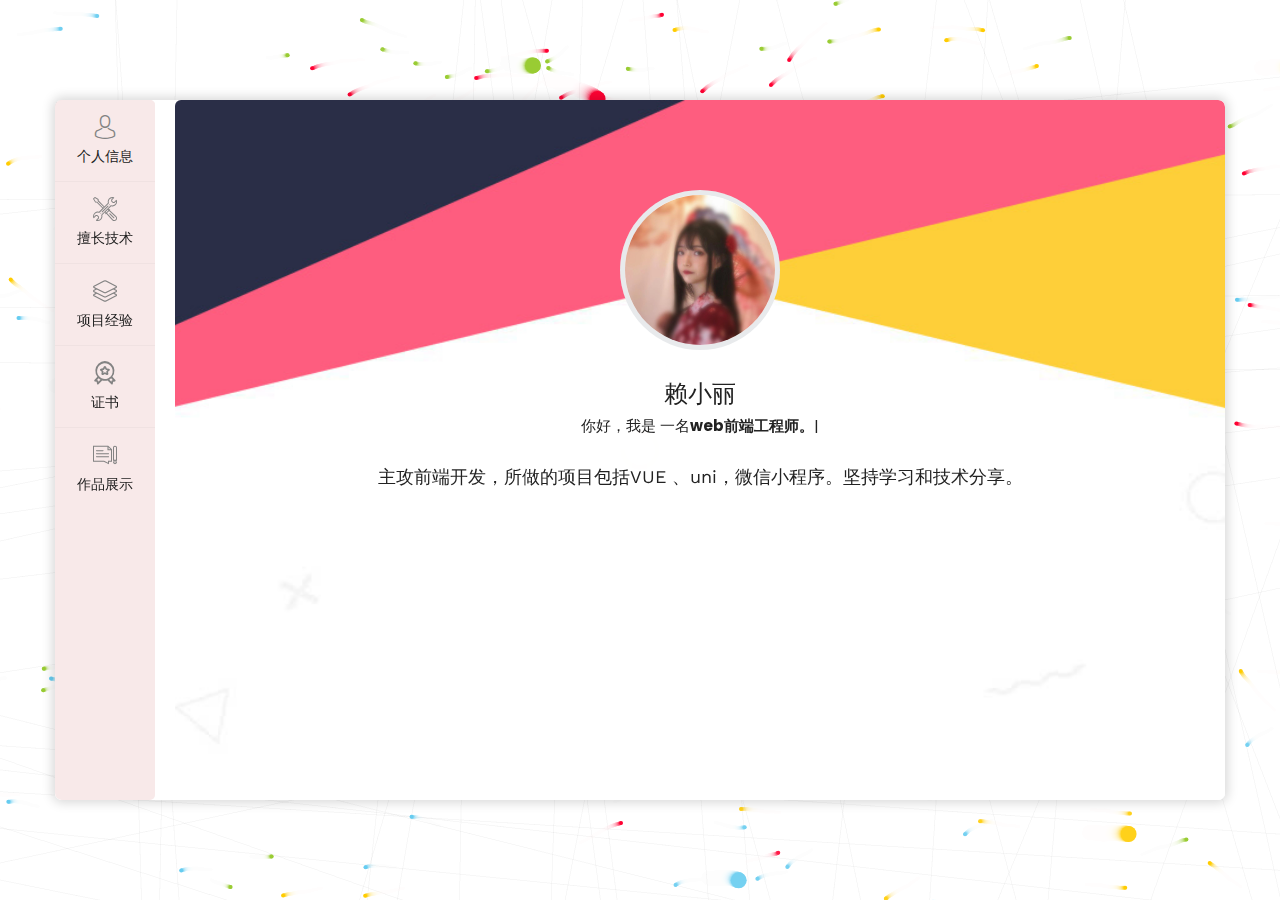
<file: index.html>
<!DOCTYPE html>
<html lang="en">

	<head>
		<meta charset="utf-8">
		<title>赖小丽的前端简历</title>
		<!-- Stylesheets -->
		<link href="css/bootstrap.css" rel="stylesheet">
		<link href="css/style.css" rel="stylesheet">
		<link href="css/responsive.css" rel="stylesheet">
		<script src="js/jquery.js"></script>
		<!--Favicon-->
		<!-- <link rel="shortcut icon" href="images/favicon.ico" type="image/x-icon">
		<link rel="icon" href="images/favicon.ico" type="image/x-icon"> -->

	</head>

	<body>

		<div class="page-wrapper default-version">
			<!-- Preloader -->
			<div class="preloader"></div>

			<div class="page-background">
				<div class="image-1"><img src="images/icons/shape/icon-1.png" alt=""></div>
				<div class="image-7"><img src="images/icons/shape/icon-7.png" alt=""></div>
				<canvas id="canvas"></canvas>
			</div>

			<!-- Mobile menu -->
			<div class="mobile-menu">
				<div class="container">
					<!--Nav Outer-->
					<div class="nav-outer clearfix">
						<!-- <div class="logo"><a href="index.html"><img src="images/logo.png" alt=""></a></div> -->
						<!-- Main Menu -->
						<nav class="main-menu">
							<div class="navbar-header">
								<!-- Toggle Button -->
								<button type="button" class="navbar-toggle" data-toggle="collapse" data-target=".navbar-collapse">
									<span class="icon-bar"></span>
									<span class="icon-bar"></span>
									<span class="icon-bar"></span>
								</button>
							</div>

							<div class="navbar-collapse collapse scroll-nav clearfix">
								<ul class="navigation clearfix">
									<li class="current"><a href="#home">主页</a></li>
									<li><a href="#about">个人信息</a></li>
									<li><a href="#tools">擅长技术</a></li>
									<li><a href="#services">项目经验</a></li>
									<!-- <li><a href="#work">开源项目</a></li> -->
									<li><a href="#honor">证书</a></li>
									<li><a href="#blog">作品展示</a></li>
								</ul>
							</div>
						</nav>
						<!-- Main Menu End-->
					</div>
					<!--Nav Outer End-->
				</div>
			</div>

			<div class="card-outer">
				<div class="scroll-box">
					<div class="container" data-animation-in="fadeInLeft" data-animation-out="fadeOutLeft">
						<div class="card-wrapper">
							<div class="author-info" style="background:url(images/background/3.jpg) no-repeat top center">
								<div class="image"><img src="images/resource/to.jpg" alt=""></div>
								<div class="author">
									<h3>赖小丽</h3>
									<div class="designation">
										你好，我是
										<div class="typing-title">
											<p>一名<strong>web前端工程师。</strong></p>
											<p>一名<strong>技术追求者。</strong></p>
											<p>一名<strong>运动爱好者。</strong></p>
										</div>
										<span class="typed-title"></span>
									</div>
								</div>
								<ul class="social-icon-two">
									<li><a href="https://github.com/laixiaoli"><span class="fa fa-github"></span></a></li>
									<!-- <li><a href="#"><span class="fa fa-weixin"></span></a></li>
									<li><a href="#"><span class="fa fa-envelope-o"></span></a></li> -->
								</ul>
							</div>
							<div class="card-inner-box">
								<header class="header wow fadeInLeft" data-wow-duration="1.5s">
									<ul class="main-menu">
										<!-- <li class="active home"><a class="logo" href="#home"></li> -->
										<li><a href="#about"><i class="flaticon-social"></i>个人信息</a></li>
										<li><a href="#tools"><i class="flaticon-tools"></i>擅长技术</a></li>
										<li><a href="#services"><i class="flaticon-layers-1"></i>项目经验</a></li>
										<!-- <li><a href="#work"><i class="fa fa-github"></i>开源项目</a></li> -->
										<li><a href="#honor"><i class="iconfont icon-rongyu"></i>证书</a></li>
										<li><a href="#blog"><i class="flaticon-blog"></i>作品展示</a></li>
									</ul>
								</header>

								<!-- card item -->
								<div class="card-home card-item active" id="home" style="background-image:url(images/background/1.jpg)">

									<div class="card-inner wow fadeInUp" data-wow-duration="2s">
										<div class="image"><img src="images/resource/to.jpg" alt=""></div>
										<div class="author">
											<h3>赖小丽</h3>
											<div class="designation">
												你好，我是
												<div class="typing-title">
													<p>一名<strong>web前端工程师。</strong></p>
													<p>一名<strong>技术追求者。</strong></p>
													<p>一名<strong>运动爱好者。</strong></p>
												</div>
												<span class="typed-title"></span>
											</div>
										</div>
										<div class="text">
											主攻前端开发，所做的项目包括VUE 、uni，微信小程序。坚持学习和技术分享。
											</p>
										</div>
									</div>

								</div>
								<!-- end item -->

								<!-- card item -->
								<div class="card-about card-item" id="about">
									<div class="card-inner">
										<h4 class="title">个人信息</h4>
										<div class="info-list col-md-12">
											<div class="row">
												<div class="col-md-6">
													<ul class="list-style-one">
														<li><strong>姓名:</strong> 赖小丽</li>
														<li><strong>微信:</strong>17878123980</li>
														<li><strong>地址:</strong> 广西贵港</li>
													</ul>
												</div>
												<div class="col-md-6">
													<ul class="list-style-one">
														<li><strong>邮箱:</strong>2157854717@qq.com</li>
														<li><strong>github:</strong> <a target='black' href="https://github.com/laixiaoli">https://github.com/laixiaoli</a>
														</li>
														<li><strong>QQ:</strong> 2157854717</li>
													</ul>
												</div>
											</div>
										</div>

										<div class="education col-md-12">
											<div class="row">
												<h4 class="title">教育背景</h4>
												<div class="school">
													<img class="logo" src="images/shcool-logo.png" alt="">
													<div>
														<strong>广西水利电力职业技术学院，大专</strong> 数字媒体应用技术专业
													</div>
												</div>
											</div>
										</div>
										<div class="education col-md-12">
											<div class="row">
												<h4 class="title">个人介绍</h4>
												<div class="school">
													<div>
														<ul>
															<li>对于基本前端技术我掌握熟练，有web端、小程序端、移动端开发经验。
															在项目中我能够遵守编码规范，熟悉掌握微信小程序+云开发模式，vue脚
															手架+router+axios+vuex技术以及uni-app等主流前端框架技术，</li>
															<li>我也运用了这些知识，做过一些项目，比如：石头剪刀布的游戏，历史上的今天，还有柳州科技馆的门票预约。</li>
															<li>能够运用墨刀、axure等原型工具快速搭建项目原型，</li>
															<li>我为人随和，能快速融入项目团队，具有良好的团队责任感，对工作也积极主动，责任心较强。</li>
														</ul>
													</div>
												</div>
											</div>
										</div>
									</div>
								</div>
								<!-- end item -->
								<!-- card item -->
								<div class="card-about card-item" id="tools">
									<div class="card-inner">
										<h4 class="title">擅长技术</h4>
										<div class="col-md-12">
											<div></div>
											<div class="row">
												<!-- About Block -->
												<div class="skill-block col-md-3 col-sm-4 col-xs-6">
													<div class="inner-box">
														<div class="graph-outer">
															<input type="text" class="dial" data-fgColor="#9147ff" data-bgColor="#f5f5f5" data-width="90"
															 data-height="90" data-linecap="normal" value="90">
															<div class="inner-text count-box"><span class="count-text" data-stop="90" data-speed="2000"></span>%</div>
														</div>
														<h3>前端</h3>
													</div>
												</div>
												<!-- About Block -->
												<div class="skill-block col-md-3 col-sm-4 col-xs-6">
													<div class="inner-box">
														<div class="graph-outer">
															<input type="text" class="dial" data-fgColor="#51dbc3" data-bgColor="#f5f5f5" data-width="90"
															 data-height="90" data-linecap="normal" value="60">
															<div class="inner-text count-box"><span class="count-text" data-stop="50" data-speed="2000"></span>%</div>
														</div>
														<h3>产品设计</h3>
													</div>
												</div>
											</div>
											<div class="row">
												<div class="skill-info">
													<h4 class="sub-title">前端:</h4>
													<div class="labels">
														<span class="label label-info">Html5</span>
														<span class="label label-info">Css</span>
														<span class="label label-info">Vue</span>
														<span class="label label-info">UNI</span>
														<span class="label label-info">Jquery</span>
														<span class="label label-info">Javascript</span>
														<span class="label label-info">bootstrap</span>
													</div>
													<h4 class="sub-title">产品设计:</h4>
													<div class="labels">
														<span class="label label-info">Axure</span>
														<span class="label label-info">Photoshop</span>
														<span class="label label-info">墨刀</span>
													</div>
												</div>
											</div>
										</div>
									</div>
								</div>
								<!-- end item -->

								<!-- card item -->
								<div class="card-resume card-item" id="services">
									<div class="card-inner">
										<h4 class="title">项目经验</h4>
										<!--Column-->
										<div class="timeline-column  col-md-12">
											<div class="row clearfix">
												<div class="inner">
													<!--Timeline Block-->
													<div class="timeline-block">
														<div class="inner-box">
															<h4>门票预约小程序</h4>
															<div class="date"> 项目描述：用户可以登录，预约订票</div>
															<div class="text">
																<div>技术栈:微信开发者工具、微信开发者文档、wxml、wxss等</div>
																<ul>
																	<li>构建小程序开发框架
																		克服了小程序原生开发的不方便，极速研发、研发成本大大降低。</li>
																	<li>实现了登录授权、商品、立即预定、支付、个人中心等主要功能。</li>
																	<li>编程高度组件化，优化登录逻辑，时效性不高的接口进行数据缓存</li>
																</ul>
															</div>
														</div>
													</div>
													<div class="timeline-block">
														<div class="inner-box">
															<h4>仿写京东移动端首页页面</h4>
															<div class="date"> 项目描述：主要用于用户浏览商品、购买商品。</div>
															<div class="text">
																<div> 技术栈: flex布局、html5、css3、swiper-5.4.5轮播插件</div>
																<ul>
																	<li>flex布局、html5、css3快速构建页面。</li>
																	<li>轮播图定时播放</li>
																	<li>使用flex布局大幅度减少css代码量。</li>
																</ul>
															</div>
														</div>
													</div>
													<div class="timeline-block">
														<div class="inner-box">
															<h4>石头剪刀布小游戏</h4>
															<div class="date">项目描述：首页可以跳转到游戏页面</div>
															<div class="text">
																<div>技术栈:vue框架、uni-app框架</div>
																<ul>
																	<li>vue+vantUI+webpack开发微信商城。</li>
																	<li>实现了首页跳转到游戏页面、石头剪刀布的定时播放等主要功能。</li>
																</ul>
															</div>
														</div>
													</div>
													<div class="timeline-block">
														<div class="inner-box">
															<h4> 仿写网易云音乐首页 </h4>
															<div class="text">
																<div>技术栈: bootstrap、html5、css3</div>
																<ul>
																	<li><a href="xiangmu/music/index.html">网易云音乐首页官网</a>：使用bootstrap动画完成动画需求</li>
																	<li>网易云音乐首页是一个响应式网页</li>
																</ul>
															</div>
														</div>
													</div>

												</div>
											</div>
										</div>
									</div>
								</div>
								<!-- end item -->
								<!-- card item 证书-->
								<div class="card-honor card-item" id="honor">
									<div class="card-inner">
										<h4 class="title">证书</h4>
										<div class="col-md-12">
											<ul class="list-style-two">
												<li><span class="iconfont icon-rongyu"></span>大学英语B级 <span class="level">通过</span></li>
											</ul>
										</div>
									</div>
								</div>
								<!-- end item -->
								<!-- card item 作品展示-->
								<div class="card-blog card-item" id="blog">
									<div class="card-inner">
										<h4 class="title">作品展示</h4>
										<div class="news-block">
											<div class="inner-box">
												<div class="image"><img src="images/resource/wangyiyun.png" alt="">
													<div class="overlay"><a target="blank" class="link-btn" href="xiangmu/music/index.html"><i class="fa fa-link"></i></a>
													</div>
												</div>
												<div class="lower-content">
													<h4><a target="blank" href="xiangmu/music/index.html">网易云音乐首页</a>
													</h4>
													<div class="tags">网易云音乐首页</div>
												</div>
											</div>
										</div>
										<div class="news-block">
											<div class="inner-box">
												<div class="image"><img src="images/resource/jingd.png" alt="">
													<div class="overlay"><a target="blank" class="link-btn" href="xiangmu/jingdong/index.html"><i class="fa fa-link"></i></a>
													</div>
												</div>
												<div class="lower-content">
													<h4><a target="blank" href="xiangmu/jingdong/index.html">
															京东移动端首页页面</a></h4>
													<div class="tags">京东移动端首页页面</div>
												</div>
											</div>
										</div>
										<div class="news-block">
											<div class="inner-box">
												<div class="image"><img src="images/resource/xiecheng.png" alt="">
													<div class="overlay"><a target="blank" class="link-btn" href="xiangmu/xiecheng/index.html"><i class="fa fa-link"></i></a>
													</div>
												</div>
												<div class="lower-content">
													<h4><a target="blank" href="xiangmu/xiecheng/index.html">携程移动端首页</a></h4>
													<div class="tags">携程移动端首页</div>
												</div>
											</div>
										</div>
									</div>
								</div>
								<!-- end item -->
							</div>
						</div>
					</div>
				</div>
			</div>
		</div>
		<!--End pagewrapper-->

		<script src="js/bootstrap.min.js"></script>
		<script src="js/jquery.mCustomScrollbar.concat.min.js"></script>
		<script src="js/owl.js"></script>
		<script src="js/wow.js"></script>
		<script src="js/appear.js"></script>
		<script src="js/jquery.fancybox.js"></script>
		<script src="js/element-in-view.js"></script>
		<script src="js/knob.js"></script>
		<script src="js/validate.js"></script>
		<script src="js/mousemoveparallax.js"></script>
		<script src="js/pagenav.js"></script>
		<script src="js/jquery-type.js"></script>
		<script src="js/jquery.nicescroll.min.js"></script>
		<script src="js/particle-alone.js"></script>
		<script src="js/script.js"></script>
	</body>

</html>
</file>
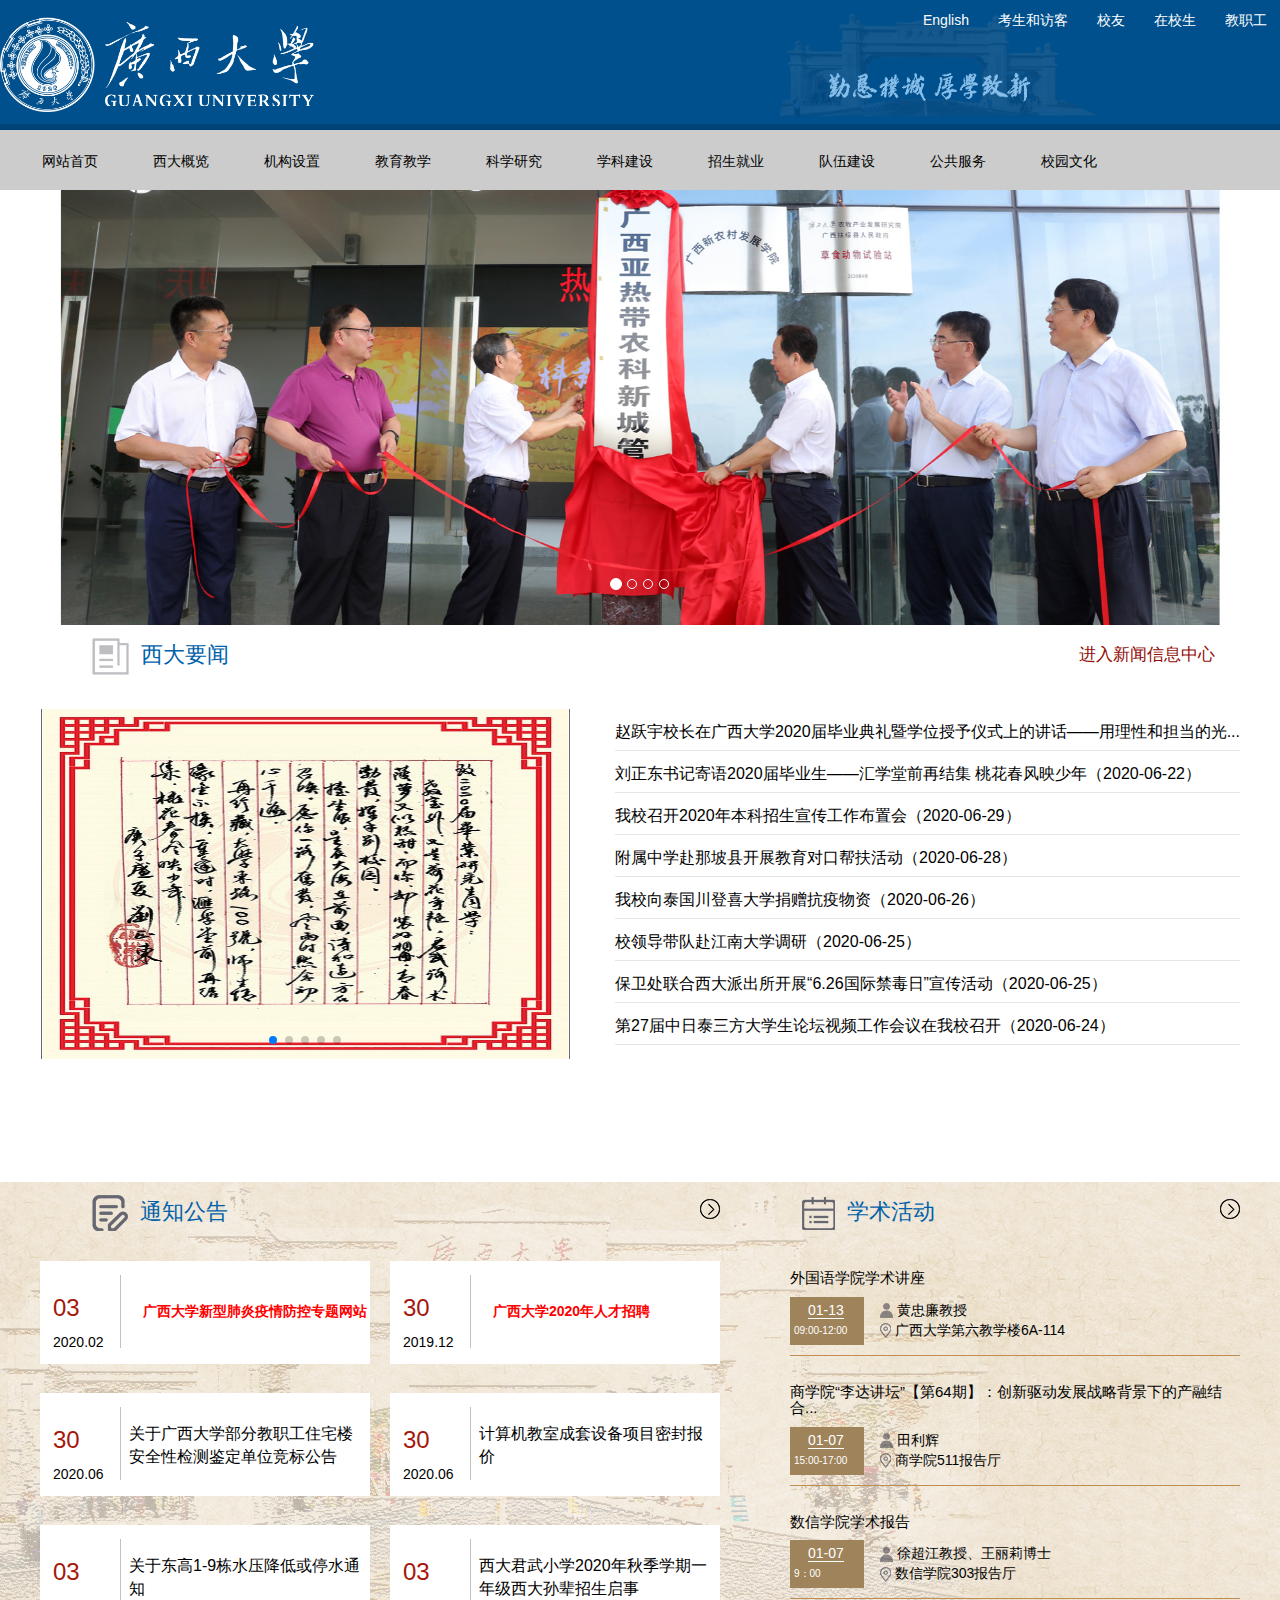
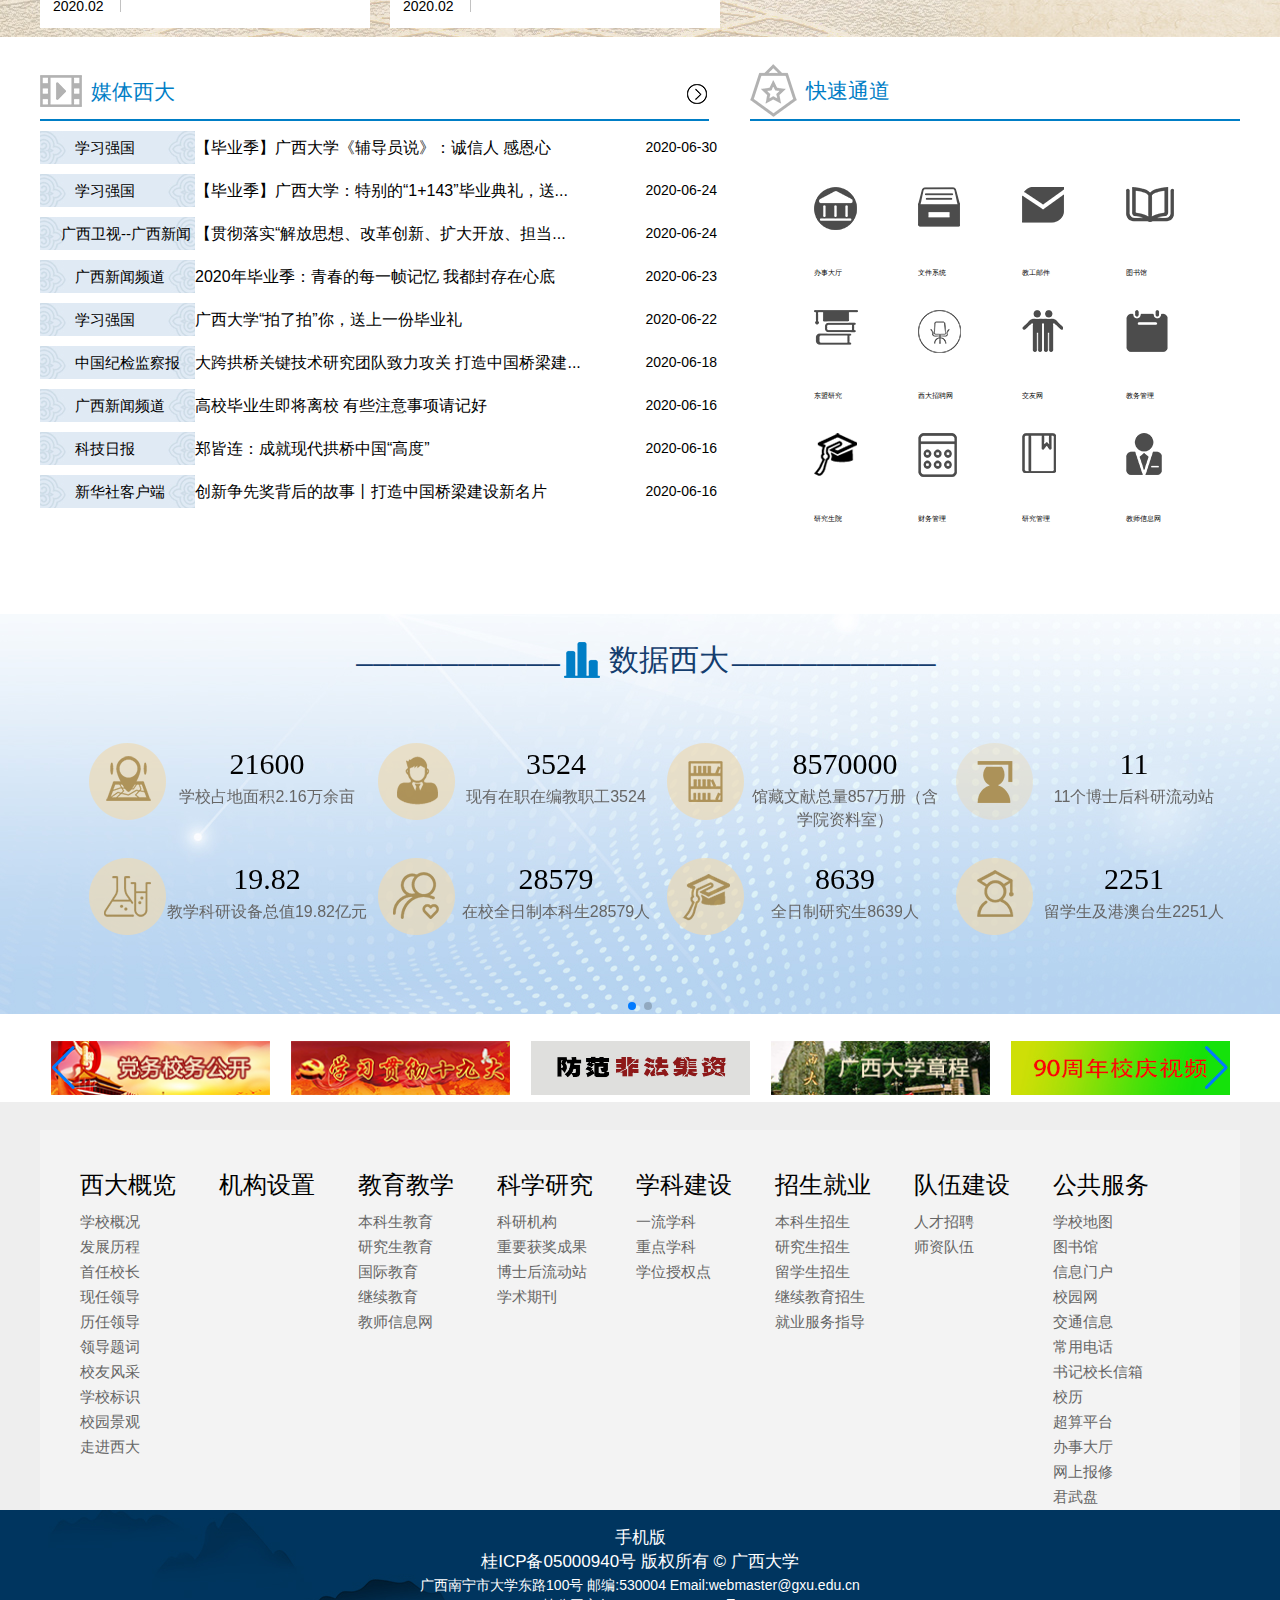
<file: xiangmu/gxdaxue/index.html>
<!DOCTYPE html>
<html lang="en">
	<head>
		<meta charset="UTF-8">
		<title>广西大学官网</title>
		<link rel="shortcut icon" type="img/x-icon" href="img/logo.ico">
		<link rel="stylesheet" type="text/css" href="css/bootstrap.min.css">
		<link rel="stylesheet" type="text/css" href="css/swiper.min.css">
		<link rel="stylesheet" type="text/css" href="css/index.css">
	</head>
	<body>
		<header id="header" class="header">
			<div class="top">
				<div class="top_1">
					<div class="logo">
						<img src="img/logo2.png" alt="">
					</div>
					<div class="top_r">
						<div class="link">
							<ul>
								<li><a href="#">English</a></li>
								<li><a href="#">考生和访客</a></li>
								<li><a href="#">校友</a></li>
								<li><a href="#">在校生</a></li>
								<li><a href="#">教职工</a></li>
								<li><a href="#" id="suoso">
										<img src="img/search.png" alt="">
									</a></li>
							</ul>
						</div>
						<div class="picture">
							<a href="#"><img src="img/top2.png" alt=""></a>
						</div>
					</div>
				</div>
			</div>
		</header>
		<!-- 导航 -->
		<div class="nav">
			<div class="warp">
				<ul>
					<li>
						<a href="#">网站首页</a>
					</li>
					<li>
						<a href="#">西大概览</a>
						<div class="li_1">
							<a href="#">学校概况</a><br>
							<a href="#">发展历程</a><br>
							<a href="#">首任校长</a><br>
							<a href="#">现任领导</a><br>
							<a href="#">历任领导</a><br>
							<a href="#">领导题词</a><br>
							<a href="#">校友风采</a><br>
							<a href="#">学校标识</a><br>
							<a href="#">校园景观</a><br>
							<a href="#">走进西大</a>
						</div>
					</li>
					<li><a href="#">机构设置</a></li>
					<li>
						<a href="#">教育教学</a>
						<div class="li_1">
							<a href="#">本科生教育</a><br>
							<a href="#">研究生教育</a><br>
							<a href="#">国际教育</a><br>
							<a href="#">继续教育</a><br>
							<a href="#">教师信息网</a><br>
						</div>
					</li>
					<li>
						<a href="#">科学研究</a>
						<div class="li_1">
							<a href="#">科研机构</a><br>
							<a href="#">重要获奖成果</a><br>
							<a href="#">博士后流动站</a><br>
							<a href="#">学术期刊</a><br>
						</div>
					</li>
					<li>
						<a href="#">学科建设</a>
						<div class="li_1">
							<a href="#">一流学科</a><br>
							<a href="#">重点学科</a><br>
							<a href="#">学位授权点</a><br>
						</div>
					</li>
					<li>
						<a href="#">招生就业</a>
						<div class="li_1">
							<a href="#">本科生招生</a><br>
							<a href="#">研究生招生</a><br>
							<a href="#">留学生招生</a><br>
							<a href="#">继续教育招生</a><br>
							<a href="#">就业服务指导</a><br>
						</div>
					</li>
					<li>
						<a href="#">队伍建设</a>
						<div class="li_1">
							<a href="#">人才招聘</a><br>
							<a href="#">师资队伍</a><br>
						</div>
					</li>
					<li>
						<a href="#">公共服务</a>
						<div class="li_1">
							<a href="#">学校地图</a><br>
							<a href="#">图书馆</a><br>
							<a href="#">信息门户</a><br>
							<a href="#">校园网</a><br>
							<a href="#">交通信息</a><br>
							<a href="#">常用电话</a><br>
							<a href="#">书记校长信箱</a><br>
							<a href="#">校历</a><br>
							<a href="#">超算平台</a><br>
							<a href="#">办事大厅</a><br>
							<a href="#">网上报修</a><br>
							<a href="#">君武盘</a>
						</div>
					</li>
					<li>
						<a href="#">校园文化</a>
						<div class="li_1">
							<a href="#">党校在线</a><br>
							<a href="#">雨无声</a><br>
							<a href="#">广西大学易班</a><br>
							<a href="#">研究生会</a><br>
							<a href="#">学生会</a><br>
							<a href="#">素质教育基地</a><br>
							<a href="#">“不忘初心 牢</a><br>
							<a href="#">记使命”主题教</a><br>
							<a href="#">育网</a><br>
							<a href="#">西大校报</a><br>
							<a href="#">西大微博</a><br>
							<a href="#">体育文化</a><br>
							<a href="#">高清视频点播</a><br>
						</div>
					</li>
				</ul>
			</div>
		</div>
		<!-- 搜索框 -->
		<div class="search">
			<form>
				<div class="seach_box">
					<input type="text" class="test" placeholder="请输入关键字">
					<input type="submit" value="搜索" class="btn">
				</div>
			</form>
		</div>
		<!-- 轮播 -->
		<div id="carousel-example-generic" class="carousel slide" data-ride="carousel">
			<!-- Indicators -->
			<ol class="carousel-indicators">
				<li data-target="#carousel-example-generic" data-slide-to="0" class="active"></li>
				<li data-target="#carousel-example-generic" data-slide-to="1"></li>
				<li data-target="#carousel-example-generic" data-slide-to="2"></li>
				<li data-target="#carousel-example-generic" data-slide-to="3"></li>
			</ol>
			<!-- 图片 -->
			<div class="carousel-inner" role="listbox">
				<div class="item active">
					<!-- alt="..."设置图片不显示显示文字，如果图片正常显示，提示文字不显示 -->
					<img src="img/redai.jpg" alt="...">
				</div>
				<div class="item">
					<img src="img/qianc.jpg" alt="...">
				</div>
				<div class="item">
					<img src="img/huoj.jpg" alt="...">
				</div>
				<div class="item">
					<img src="img/biye.jpg" alt="...">
				</div>
			</div>
		</div>
		<!-- 中间内容 -->
		<div class="content">
			<div class="title">
				<div class="title_1">
					<div class="yaowen">
						<ul>
							<li><a href="#">
									<img src="img/icon1.png" alt="">
								</a></li>
							<li><a href="#">西大要闻</a></li>
						</ul>
					</div>
					<div class="title_2">
						<a href="#">进入新闻信息中心</a>
					</div>
				</div>
				<div class="picture_1">
					<div class="tup">
						<!-- Swiper -->
						<div class="swiper-container banner3">
							<div class="swiper-wrapper">
								<div class="swiper-slide">
									<img src="img/22.jpg" alt="..." style="width: 529px;height: 350px;margin: 0 auto;">
								</div>
								<div class="swiper-slide">
									<img src="img/a.jpg" alt="..." style="width: 529px;height: 350px;margin: 0 auto;">
								</div>
								<div class="swiper-slide">
									<img src="img/205.jpg" alt="..." style="width: 529px;height: 350px;margin: 0 auto;">
								</div>
								<div class="swiper-slide">
									<img src="img/11.jpg" alt="..." style="width: 529px;height: 350px;margin: 0 auto;">
								</div>
								<div class="swiper-slide">
									<img src="img/jiangz.jpg" alt="..." style="width: 529px;height: 350px;margin: 0 auto;">
								</div>
							</div>
							<!-- Add Pagination -->
							<div class="swiper-pagination"></div>
						</div>
					</div>
					<div class="con">
						<ul>
							<li><a href="#">赵跃宇校长在广西大学2020届毕业典礼暨学位授予仪式上的讲话——用理性和担当的光...</a></li>
							<li><a href="#">刘正东书记寄语2020届毕业生——汇学堂前再结集 桃花春风映少年（2020-06-22）</a></li>
							<li><a href="#">我校召开2020年本科招生宣传工作布置会（2020-06-29）</a></li>
							<li><a href="#">附属中学赴那坡县开展教育对口帮扶活动（2020-06-28）</a></li>
							<li><a href="#">我校向泰国川登喜大学捐赠抗疫物资（2020-06-26）</a></li>
							<li><a href="#">校领导带队赴江南大学调研（2020-06-25）</a></li>
							<li><a href="#">保卫处联合西大派出所开展“6.26国际禁毒日”宣传活动（2020-06-25）</a></li>
							<li><a href="#">第27届中日泰三方大学生论坛视频工作会议在我校召开（2020-06-24）</a></li>
						</ul>
					</div>
				</div>
			</div>
			<div class="toz">
				<div class="toz_1">
					<div class="gonggao">
						<div class="gonggao_1">
							<div class="yaowen">
								<ul>
									<li><a href="#">
											<img src="img/icon3.png" alt="">
										</a></li>
									<li><a href="#">通知公告</a></li>
								</ul>
							</div>
							<div class="title_2">
								<a href="#"><img src="img/more.png" alt=""></a>
							</div>
						</div>
						<div class="gonggao_2">
							<div class="fl">
								<div class="time red">
									<h3>03</h3>
									<span>2020.02</span>
								</div>
								<a href="#" class="gx">广西大学新型肺炎疫情防控专题网站</a>
							</div>
							<div class="fr">
								<div class="time red">
									<h3>30</h3>
									<span>2019.12</span>
								</div>
								<a href="#" class="gx">广西大学2020年人才招聘</a>
							</div>
						</div>
						<div class="gonggao_2">
							<div class="fl">
								<div class="time red">
									<h3>30</h3>
									<span>2020.06</span>
								</div>
								<div class="time_1">
									<a href="#">关于广西大学部分教职工住宅楼安全性检测鉴定单位竞标公告</a>
								</div>
							</div>
							<div class="fr">
								<div class="time red">
									<h3>30</h3>
									<span>2020.06</span>
								</div>
								<div class="time_1">
									<a href="#">计算机教室成套设备项目密封报价</a>
								</div>
							</div>
						</div>
						<div class="gonggao_2">
							<div class="fl">
								<div class="time red">
									<h3>03</h3>
									<span>2020.02</span>
								</div>
								<div class="time_1">
									<a href="#">关于东高1-9栋水压降低或停水通知</a>
								</div>
							</div>
							<div class="fr">
								<div class="time red">
									<h3>03</h3>
									<span>2020.02</span>
								</div>
								<div class="time_1">
									<a href="#">西大君武小学2020年秋季学期一年级西大孙辈招生启事</a>
								</div>
							</div>
						</div>
					</div>
					<!-- 学术活动 -->
					<div class="xue">
						<div class="xue_1">
							<div class="yaowen">
								<ul>
									<li><a href="#">
											<img src="img/icon4.png" alt=""></a></li>
									<li><a href="#">学术活动</a></li>
								</ul>
							</div>
							<div class="title_2">
								<a href="#"><img src="img/more.png" alt=""></a>
							</div>
						</div>
						<div class="fb">
							<ul>
								<li>
									<h3><a href="#">外国语学院学术讲座</a></h3>
									<div class="fb_1">
										<div class="jianz">
											<span>01-13</span>
											<p>09:00-12:00</p>
										</div>
										<div class="txt">
											<div class="user">
												<img src="img/icon5.png" alt="">
												<span>黄忠廉教授</span>
											</div>
											<div class="adder">
												<img src="img/icon6.png" alt="">
												<span> 广西大学第六教学楼6A-114</span>
											</div>
										</div>
									</div>
								</li>
								<li>
									<h3><a href="#">商学院“李达讲坛”【第64期】：创新驱动发展战略背景下的产融结合...</a></h3>
									<div class="fb_1">
										<div class="jianz">
											<span>01-07</span>
											<p>15:00-17:00</p>
										</div>
										<div class="txt">
											<div class="user">
												<img src="img/icon5.png" alt="">
												<span>田利辉</span>
											</div>
											<div class="adder">
												<img src="img/icon6.png" alt="">
												<span>商学院511报告厅</span>
											</div>
										</div>
									</div>
								</li>
								<li>
									<h3><a href="#">数信学院学术报告</a></h3>
									<div class="fb_1">
										<div class="jianz">
											<span>01-07</span>
											<p>9：00</p>
										</div>
										<div class="txt">
											<div class="user">
												<img src="img/icon5.png" alt="">
												<span>徐超江教授、王丽莉博士</span>
											</div>
											<div class="adder">
												<img src="img/icon6.png" alt="">
												<span>数信学院303报告厅</span>
											</div>
										</div>
									</div>
								</li>
							</ul>
						</div>
					</div>
				</div>
			</div>
			<!-- 媒体西大 -->
			<div class="media">
				<div class="mediatitle">
					<div class="title_3">
						<span>
							<img src="img/icon7.png" alt="">
							<a href="#">媒体西大</a>
						</span>
						<div class="pic">
							<a href="#"><img src="img/more.png"></a>
						</div>
					</div>
					<div class="t_c">
						<div class="pic_1">
							<div class="t_p">
								<span>学习强国</span>
							</div>
							<a href="#">【毕业季】广西大学《辅导员说》：诚信人 感恩心</a>
							<p>2020-06-30</p>
						</div>
						<div class="pic_1">
							<div class="t_p">
								<span>学习强国</span>
							</div>
							<a href="#">【毕业季】广西大学：特别的“1+143”毕业典礼，送...</a>
							<p>2020-06-24</p>
						</div>
						<div class="pic_1">
							<div class="t_p">
								<span style="padding-left: 21px;line-height: 33px;font-size: 15px;">广西卫视--广西新闻</span>
							</div>
							<a href="#">【贯彻落实“解放思想、改革创新、扩大开放、担当...</a>
							<p>2020-06-24</p>
						</div>
						<div class="pic_1">
							<div class="t_p">
								<span>广西新闻频道</span>
							</div>
							<a href="#">2020年毕业季：青春的每一帧记忆 我都封存在心底</a>
							<p>2020-06-23</p>
						</div>
						<div class="pic_1">
							<div class="t_p">
								<span>学习强国</span>
							</div>
							<a href="#">广西大学“拍了拍”你，送上一份毕业礼</a>
							<p>2020-06-22</p>
						</div>
						<div class="pic_1">
							<div class="t_p">
								<span>中国纪检监察报</span>
							</div>
							<a href="#">大跨拱桥关键技术研究团队致力攻关 打造中国桥梁建...</a>
							<p>2020-06-18</p>
						</div>
						<div class="pic_1">
							<div class="t_p">
								<span>广西新闻频道</span>
							</div>
							<a href="#">高校毕业生即将离校 有些注意事项请记好</a>
							<p>2020-06-16</p>
						</div>
						<div class="pic_1">
							<div class="t_p">
								<span>科技日报</span>
							</div>
							<a href="#">郑皆连：成就现代拱桥中国“高度”</a>
							<p>2020-06-16</p>
						</div>
						<div class="pic_1">
							<div class="t_p">
								<span>新华社客户端</span>
							</div>
							<a href="#">创新争先奖背后的故事丨打造中国桥梁建设新名片</a>
							<p>2020-06-16</p>
						</div>
					</div>
				</div>
				<div class="kuais">
					<div class="kuais_1">
						<span><img src="img/icon9.png"></span>
						<a href="#">快速通道</a>
					</div>
					<div class="ban">
						<div class="ban_1">
							<a href="#">
								<div class="icon">
									<img src="img/n1.png" alt="">
								</div>
								<a href="#">办事大厅</a>
						</div>
						<div class="ban_1">
							<a href="#">
								<div class="icon">
									<img src="img/n2.png" alt="">
								</div>
							</a>
							<a href="#">文件系统</a>
						</div>
						<div class="ban_1">
							<a href="#">
								<div class="icon">
									<img src="img/n3.png" alt="">
								</div>
							</a>
							<a href="#">教工邮件</a>
						</div>
						<div class="ban_1">
							<a href="#">
								<div class="icon">
									<img src="img/n4.png" alt="">
								</div>
							</a>
							<a href="#">图书馆</a>
						</div>
					</div>
					<div class="ban">
						<div class="ban_1">
							<a href="#">
								<div class="icon">
									<img src="img/n5.png" alt="">
								</div>
							</a>
							<a href="#">东盟研究</a>
						</div>
						<div class="ban_1">
							<a href="#">
								<div class="icon">
									<img src="img/n6.png" alt="">
								</div>
							</a>
							<a href="#">西大招聘网</a>
						</div>
						<div class="ban_1">
							<a href="#">
								<div class="icon">
									<img src="img/n7.png" alt="">
								</div>
							</a>
							<a href="#">交友网</a>
						</div>
						<div class="ban_1">
							<a href="#">
								<div class="icon">
									<img src="img/n8.png" alt="">
								</div>
							</a>
							<a href="#">教务管理</a>
						</div>
					</div>
					<div class="ban">
						<div class="ban_1">
							<a href="#">
								<div class="icon">
									<img src="img/n9.png" alt="">
								</div>
							</a>
							<a href="#">研究生院</a>
						</div>
						<div class="ban_1">
							<a href="#">
								<div class="icon">
									<img src="img/n10.png" alt="">
								</div>
							</a>
							<a href="#">财务管理</a>
						</div>
						<div class="ban_1">
							<a href="#">
								<div class="icon">
									<img src="img/n11.png" alt="">
								</div>
							</a>
							<a href="#">研究管理</a>
						</div>
						<div class="ban_1">
							<a href="#">
								<div class="icon">
									<img src="img/n12.png" alt="">
								</div>
							</a>
							<a href="#">教师信息网</a>
						</div>
					</div>
				</div>
			</div>
			<!-- 数据西大 -->
			<div class="data">
				<div class="warp_number">
					<div class="number P_r t_b">
						<span class="L_hr">————————————</span>
						<span class="xida">数据西大</span>
						<span class="xian_1">————————————</span>
					</div>
					<!-- Swiper -->
					<div class="swiper-container banner2">
						<div class="swiper-wrapper">
							<div class="swiper-slide">
								<div class="bg">
									<div class="bd_clearfix">
										<ul>
											<li class="clearfix">
												<div class="slidate-itme">
													<img src="img/zdmj.png" alt="">
												</div>
												<div class="slidate_txt">
													<div class="txt_num">21600</div>
													<p class="txt_P">学校占地面积2.16万余亩</p>
												</div>
											</li>
											<li class="clearfix">
												<div class="slidate-itme">
													<img src="img/zbzg.png" alt="">
												</div>
												<div class="slidate_txt">
													<div class="txt_num">3524</div>
													<p class="txt_P">现有在职在编教职工3524</p>
												</div>
											</li>
											<li class="clearfix">
												<div class="slidate-itme">
													<img src="img/tsg.png" alt="">
												</div>
												<div class="slidate_txt">
													<div class="txt_num">8570000</div>
													<p class="txt_P">馆藏文献总量857万册（含学院资料室）</p>
												</div>
											</li>
											<li class="clearfix">
												<div class="slidate-itme">
													<img src="img/bsh.png" alt="">
												</div>
												<div class="slidate_txt">
													<div class="txt_num">11</div>
													<p class="txt_P">11个博士后科研流动站</p>
												</div>
											</li>
											<li class="clearfix">
												<div class="slidate-itme">
													<img src="img/kysb.png" alt="">
												</div>
												<div class="slidate_txt">
													<div class="txt_num">19.82</div>
													<p class="txt_P">教学科研设备总值19.82亿元</p>
												</div>
											</li>
											<li class="clearfix">
												<div class="slidate-itme">
													<img src="img/bks.png" alt="">
												</div>
												<div class="slidate_txt">
													<div class="txt_num">28579</div>
													<p class="txt_P">在校全日制本科生28579人</p>
												</div>
											</li>
											<li class="clearfix">
												<div class="slidate-itme">
													<img src="img/yjs.png" alt="">
												</div>
												<div class="slidate_txt">
													<div class="txt_num">8639</div>
													<p class="txt_P">全日制研究生8639人</p>
												</div>
											</li>
											<li class="clearfix">
												<div class="slidate-itme">
													<img src="img/lxs.png" alt="">
												</div>
												<div class="slidate_txt">
													<div class="txt_num">2251</div>
													<p class="txt_P">留学生及港澳台生2251人</p>
												</div>
											</li>
										</ul>
									</div>
								</div>
							</div>
							<div class="swiper-slide">
								<div class="bg">
									<div class="bd_clearfix">
										<ul>
											<li class="clearfix">
												<div class="slidate-itme">
													<img src="img/jxjy.png" alt="">
												</div>
												<div class="slidate_txt">
													<div class="txt_num">46246</div>
													<p class="txt_P">各类在读继续教育学生46246人</p>
												</div>
											</li>
											<li class="clearfix">
												<div class="slidate-itme">
													<img src="img/fgjs.png" alt="">
												</div>
												<div class="slidate_txt">
													<div class="txt_num">1079</div>
													<p class="txt_P">副高级专业技术职务1079人</p>
												</div>
											</li>
											<li class="clearfix">
												<div class="slidate-itme">
													<img src="img/bk.png" alt="">
												</div>
												<div class="slidate_txt">
													<div class="txt_num">98</div>
													<p class="txt_P">98个本科专业</p>
												</div>
											</li>
											<li class="clearfix">
												<div class="slidate-itme">
													<img src="img/sssq.png" alt="">
												</div>
												<div class="slidate_txt">
													<div class="txt_num">39</div>
													<p class="txt_P">39个一级学科硕士学位授权点</p>
												</div>
											</li>
											<li class="clearfix">
												<div class="slidate-itme">
													<img src="img/zgjs.png" alt="">
												</div>
												<div class="slidate_txt">
													<div class="txt_num">590</div>
													<p class="txt_P">正高级专业技术职务590人</p>
												</div>
											</li>
											<li class="clearfix">
												<div class="slidate-itme">
													<img src="img/zzjs.png" alt="">
												</div>
												<div class="slidate_txt">
													<div class="txt_num">1945</div>
													<p class="txt_P">专任教师1945人</p>
												</div>
											</li>
											<li class="clearfix">
												<div class="slidate-itme">
													<img src="img/xy.png" alt="">
												</div>
												<div class="slidate_txt">
													<div class="txt_num">25</div>
													<p class="txt_P">25个学院</p>
												</div>
											</li>
											<li class="clearfix">
												<div class="slidate-itme">
													<img src="img/bssq.png" alt="">
												</div>
												<div class="slidate_txt">
													<div class="txt_num">17</div>
													<p class="txt_P">17个一级学科博士学位授权点</p>
												</div>
											</li>
										</ul>
									</div>
								</div>
							</div>
						</div>
						<!-- Add Pagination -->
						<div class="swiper-pagination"></div>
					</div>
				</div>
			</div>
			<!-- 党务 -->
			<div class="dang">
				<!-- Swiper -->
				<div class="swiper-container banner1">
					<div class="swiper-wrapper">
						<div class="swiper-slide"><img src="img/dang.jpg"></div>
						<div class="swiper-slide"><img src="img/xuexi.jpg"></div>
						<div class="swiper-slide"><img src="img/fangf.jpg"></div>
						<div class="swiper-slide"><img src="img/daxue.jpg"></div>
						<div class="swiper-slide"><img src="img/zhuon.jpg"></div>
						<div class="swiper-slide"><img src="img/buw.png"></div>
						<div class="swiper-slide"><img src="img/guoj.jpg"></div>
						<div class="swiper-slide"><img src="img/q.png"></div>
						<div class="swiper-slide"><img src="img/e.jpg"></div>
						<div class="swiper-slide"><img src="img/n.jpg"></div>
					</div>
					<div class="swiper-button-next"></div>
					<div class="swiper-button-prev"></div>
				</div>
			</div>
		</div>
		<!-- 西大概览 -->
		<div class="site">
			<ul>
				<li class="si">
					<h3><a href="#">西大概览</a></h3>
					<div class="site_1">
						<a href="#">学校概况</a><br>
						<a href="#">发展历程</a><br>
						<a href="#">首任校长</a><br>
						<a href="#">现任领导</a><br>
						<a href="#">历任领导</a><br>
						<a href="#">领导题词</a><br>
						<a href="#">校友风采</a><br>
						<a href="#">学校标识</a><br>
						<a href="#">校园景观</a><br>
						<a href="#">走进西大</a>
					</div>
				</li>
				<li class="si">
					<h3><a href="#">机构设置</a></h3>
				</li>
				<li class="si">
					<h3><a href="#">教育教学</a></h3>
					<div class="site_1">
						<a href="#">本科生教育</a><br>
						<a href="#">研究生教育</a><br>
						<a href="#">国际教育</a><br>
						<a href="#">继续教育</a><br>
						<a href="#">教师信息网</a><br>
					</div>
				</li>
				<li class="si">
					<h3><a href="#">科学研究</a></h3>
					<div class="site_1">
						<a href="#">科研机构</a><br>
						<a href="#">重要获奖成果</a><br>
						<a href="#">博士后流动站</a><br>
						<a href="#">学术期刊</a><br>
					</div>
				</li>
				<li class="si">
					<h3><a href="#">学科建设</a></h3>
					<div class="site_1">
						<a href="#">一流学科</a><br>
						<a href="#">重点学科</a><br>
						<a href="#">学位授权点</a><br>
					</div>
				</li>
				<li class="si">
					<h3><a href="#">招生就业</a></h3>
					<div class="site_1">
						<a href="#">本科生招生</a><br>
						<a href="#">研究生招生</a><br>
						<a href="#">留学生招生</a><br>
						<a href="#">继续教育招生</a><br>
						<a href="#">就业服务指导</a><br>
					</div>
				</li>
				<li class="si">
					<h3><a href="#">队伍建设</a></h3>
					<div class="site_1">
						<a href="#">人才招聘</a><br>
						<a href="#">师资队伍</a><br>
					</div>
				</li>
				<li class="si">
					<h3><a href="#">公共服务</a></h3>
					<div class="site_1">
						<a href="#">学校地图</a><br>
						<a href="#">图书馆</a><br>
						<a href="#">信息门户</a><br>
						<a href="#">校园网</a><br>
						<a href="#">交通信息</a><br>
						<a href="#">常用电话</a><br>
						<a href="#">书记校长信箱</a><br>
						<a href="#">校历</a><br>
						<a href="#">超算平台</a><br>
						<a href="#">办事大厅</a><br>
						<a href="#">网上报修</a><br>
						<a href="#">君武盘</a>
					</div>
				</li>
			</ul>
		</div>
		<!-- 尾部 -->
		<div class="footer">
			<div class="foot_1">
				<div class="shoj">
					<a href="#">手机版</a>
				</div>
				<p>
					<a href="#">桂ICP备05000940号 版权所有 © 广西大学</a><br>
					广西南宁市大学东路100号 邮编:530004 Email:webmaster@gxu.edu.cn<br>
					桂公网安备 45010702000001号
				</p>
			</div>
		</div>
	</body>
	<script src="js/jquery-3.4.1.min.js" type="text/javascript" charset="utf-8"></script>
	<script src="js/bootstrap.min.js" type="text/javascript" charset="utf-8"></script>
	<script type="text/javascript" src="js/swiper.min.js" charset="utf-8"></script>
	<script type="text/javascript" src="js/index.js" charset="utf-8"></script>
	<!-- Swiper JS -->
	<!-- Initialize Swiper -->
	<script>
		// 党务的轮播js
		var swiper = new Swiper('.banner1', {
			slidesPerView: 5,
			// 循环播放
			loop: true,
			pagination: {
				el: '.swiper-pagination',
				clickable: true,
			},
			// 自动播放
			autoplay: {
				delay: 2000,
				disableOnInteraction: false
			},
			direction: getDirection(),
			// 按钮
			navigation: {
				nextEl: '.swiper-button-next',
				prevEl: '.swiper-button-prev',
			},
			on: {
				resize: function() {
					swiper.changeDirection(getDirection());
				}
			}
		});

		function getDirection() {
			var windowWidth = window.innerWidth;
			var direction = window.innerWidth <= 760 ? 'vertical' : 'horizontal';

			return direction;
		}

		// 数据西大的轮播js
		var swiper = new Swiper('.banner2', {
			// 循环播放
			loop: true,
			pagination: {
				el: '.swiper-pagination',
			},
			// 自动播放
			autoplay: {
				delay: 2000,
				disableOnInteraction: false
			},
		});
		
		// 西大要闻的js
		var swiper = new Swiper('.banner3', {
			// 循环播放
			loop:true,
		  pagination: {
		    el: '.swiper-pagination',
		  },
		  // 自动播放
		  autoplay:{
			  delay:2000,
			  disableOnInteraction:false
		  },
		});
	</script>
</html>
</file>
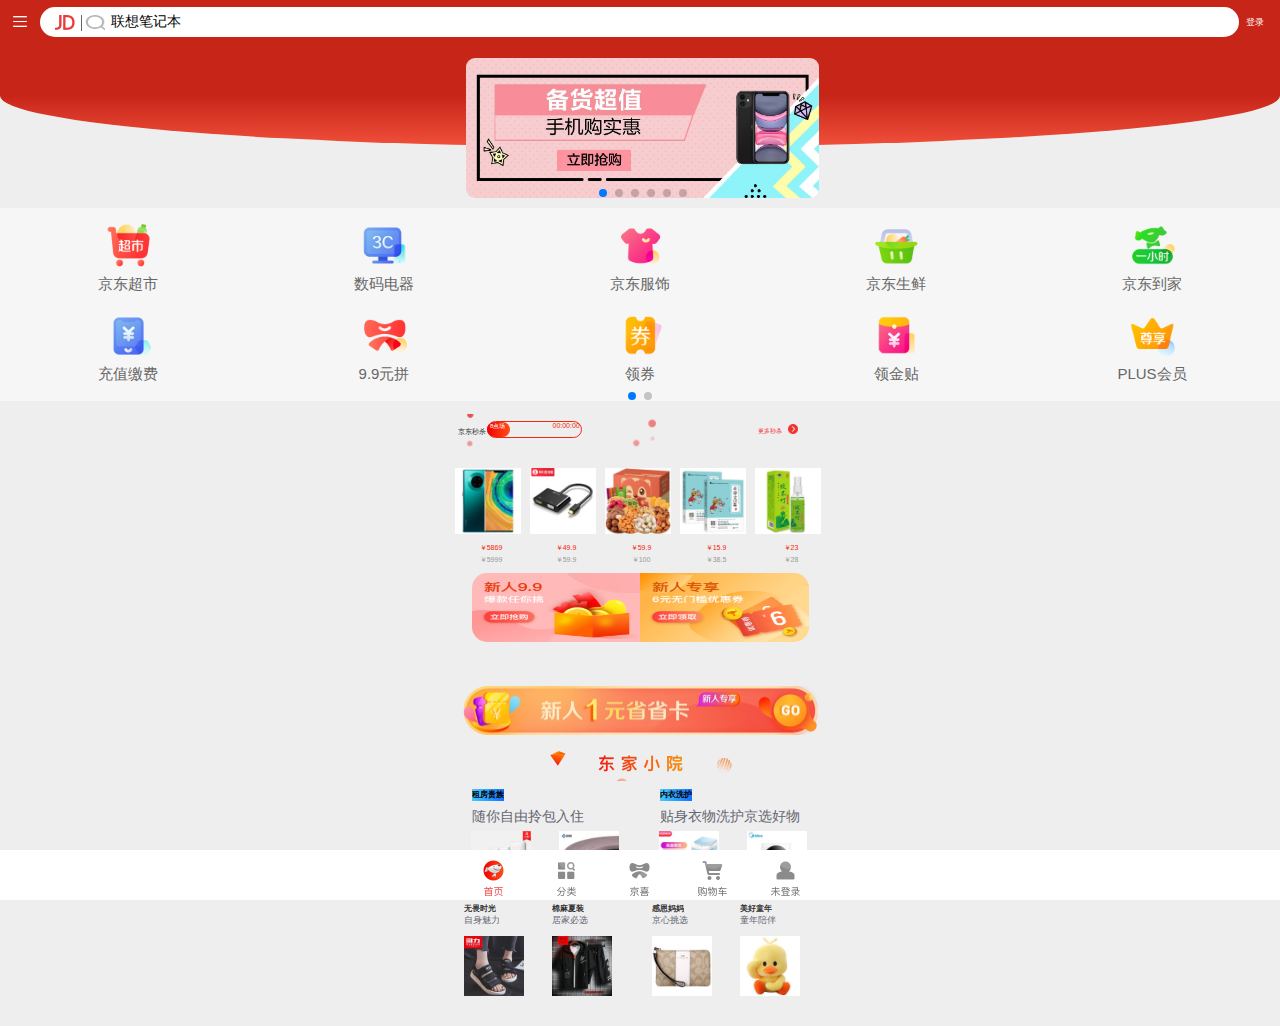
<file: xiangmu/jingdong/index.html>
<!DOCTYPE html>
<html lang="en">
	<head>
		<meta charset="UTF-8">
		<meta name="viewport" content="width=device-width, initial-scale=1, maximum-scale=1, user-scalable=no">
		<title>京东</title>
		<link rel="stylesheet" type="text/css" href="css/bootstrap.min.css">
		<link rel="stylesheet" type="text/css" href="css/swiper.min.css">
		<link rel="stylesheet" type="text/css" href="css/index.css">
	</head>
	<body>
		<div class="sousuo">
			<!-- 搜索 -->
			<div class="picture">
				<a href="#"><img src="img/duoxuan.png"></a>
			</div>
			<div class="search">
				<div class="search_1">
					<p class="picture_1"></p>
					<p class="picture_2"></p>
					<input type="text" name="" value="联想笔记本">
				</div>
			</div>
			<div class="register">
				<span>登录</span>
			</div>
		</div>
		<!-- 轮播 -->
		<div class="lunbo"></div>
		<div class="lunbo_1">
			<div class="lunbo_2">
				<div class="swiper-container banner">
				    <div class="swiper-wrapper">
				      <div class="swiper-slide"><img src="img/q70.jpg"></div>
				      <div class="swiper-slide"><img src="img/fuan.jpg"></div>
				      <div class="swiper-slide"><img src="img/bingqil.jpg"></div>
				      <div class="swiper-slide"><img src="img/bingxi.jpg"></div>
				      <div class="swiper-slide"><img src="img/babfe.jpg"></div>
				      <div class="swiper-slide"><img src="img/kaim.jpg"></div>
				      <!-- <div class="swiper-slide">Slide 7</div>
				      <div class="swiper-slide">Slide 8</div>
				      <div class="swiper-slide">Slide 9</div>
				      <div class="swiper-slide">Slide 10</div> -->
				    </div>
				    <!-- Add Pagination -->
				    <div class="swiper-pagination"></div>
				    <!-- Add Arrows -->
				    <!-- <div class="swiper-button-next"></div>
				    <div class="swiper-button-prev"></div> -->
		  		</div>
			</div>
		</div>
		<!-- 中间内容 -->
		<div class="content">
			<div class="swiper-container banner_1">
			    <div class="swiper-wrapper">
			      <div class="swiper-slide">
						<div class="con_1">
							<div class="con_up">
								<ul>
									<li>
										<a href="#" class="box">
											<img src="img/chaos.png"><br />
											<span>京东超市</span>
										</a>
									</li>
									<li>
										<a href="#" class="box">
											<img src="img/3c.png"><br />
											<span>数码电器</span>
										</a>
									</li>
									<li>
										<a href="#" class="box">
											<img src="img/fus.png"><br />
											<span>京东服饰</span>
										</a>
									</li>
									<li>
										<a href="#" class="box">
											<img src="img/shengx.png"><br />
											<span>京东生鲜</span>
										</a>
									</li>
									<li>
										<a href="#" class="box">
											<img src="img/daojia.png"><br />
											<span>京东到家</span>
										</a>
									</li>
								</ul>
							</div>
							<div class="con_down">
								<ul>
									<li>
										<a href="#" class="box">
											<img src="img/choz.png"><br />
											<span>充值缴费</span>
										</a>
									</li>
									<li>
										<a href="#" class="box">
											<img src="img/9.9.png"><br />
											<span>9.9元拼</span>
										</a>
									</li>
									<li>
										<a href="#" class="box">
											<img src="img/lingqua.png"><br />
											<span>领券</span>
										</a>
									</li>
									<li>
										<a href="#" class="box">
											<img src="img/jintie.png"><br />
											<span>领金贴</span>
										</a>
									</li>
									<li>
										<a href="#" class="box">
											<img src="img/huiyuan.png"><br />
											<span>PLUS会员</span>
										</a>
									</li>
								</ul>
							</div>
						</div>
			      </div>
			      <div class="swiper-slide">
			      	<div class="con_1">
							<div class="con_up">
								<ul>
									<li>
										<a href="#" class="box">
											<img src="img/jingko.png"><br />
											<span>京东国际</span>
										</a>
									</li>
									<li>
										<a href="#" class="box">
											<img src="img/paim.png"><br />
											<span>京东拍卖</span>
										</a>
									</li>
									<li>
										<a href="#" class="box">
											<img src="img/weiph.png"><br />
											<span>唯品会</span>
										</a>
									</li>
									<li>
										<a href="#" class="box">
											<img src="img/sale.png"><br />
											<span>玩3C</span>
										</a>
									</li>
									<li>
										<a href="#" class="box">
											<img src="img/aoerm.png"><br />
											<span>沃尔玛</span>
										</a>
									</li>
								</ul>
							</div>
							<div class="con_down">
								<ul>
									<li>
										<a href="#" class="box">
											<img src="img/meiz.png"><br />
											<span>美妆馆</span>
										</a>
									</li>
									<li>
										<a href="#" class="box">
											<img src="img/lvx.png"><br />
											<span>京东旅行</span>
										</a>
									</li>
									<li>
										<a href="#" class="box">
											<img src="img/pai.png"><br />
											<span>拍拍二手</span>
										</a>
									</li>
									<li>
										<a href="#" class="box">
											<img src="img/wuliu.png"><br />
											<span>物流查询</span>
										</a>
									</li>
									<li>
										<a href="#" class="box">
											<img src="img/quanb.png"><br />
											<span>全部</span>
										</a>
									</li>
								</ul>
							</div>
						</div>
			      	</div>
			    </div>
			    <!-- Add Pagination -->
			    <div class="swiper-pagination"></div>
		  	</div>
			<!-- 京东秒杀 -->
			<div class="con_2">
				<div class="tit_img">
					<div class="tit_img_1">
						<a href="#" class="seckill">
							<span>京东秒杀</span>
							<div class="tit_img_2">
								<div class="seckill_nth">8点场</div>
							</div>
							<p>00:00:00</p>
						</a>
						<a href="#" class="more">
							<span>更多秒杀</span>
							<img src="img/gengduo.png">
						</a>
					</div>
					<div class="floor_container">
						<ul>
							<li>
								<div class="miaosha">
									<a href="#">
										<img src="img/shoji.jpg">
									</a>
									<div class="new">
										<span class="new_1">￥5869</span>
										<span class="new_2">￥5999</span>
									</div>
								</div>
							</li>
							<li>
								<div class="miaosha">
									<a href="#">
										<img src="img/chodian.jpg">
									</a>
									<div class="new">
										<span class="new_1">￥49.9</span>
										<span class="new_2">￥59.9</span>
									</div>
								</div>
							</li>
							<li>
								<div class="miaosha">
									<a href="#">
										<img src="img/meis.jpg">
									</a>
									<div class="new">
										<span class="new_1">￥59.9</span>
										<span class="new_2">￥100</span>
									</div>
								</div>
							</li>
							<li>
								<div class="miaosha">
									<a href="#">
										<img src="img/gus.jpg">
									</a>
									<div class="new">
										<span class="new_1">￥15.9</span>
										<span class="new_2">￥38.5</span>
									</div>
								</div>
							</li>
							<li>
								<div class="miaosha">
									<a href="#">
										<img src="img/wenbud.jpg">
									</a>
									<div class="new">
										<span class="new_1">￥23</span>
										<span class="new_2">￥28</span>
									</div>
								</div>
							</li>
						</ul>
					</div>
				</div>
			</div>
			<!-- 新人 -->
			<div class="show">
				<div class="show_img">
					<div class="xinr">
						<img src="img/xinr.jpg">
					</div>
					<div class="xinr_1">
						<img src="img/xinr1.jpg">
					</div>
				</div>
			</div>
			<!-- 省省卡 -->
			<div class="shengsheng">
				<div class="ka">
					<img src="img/ssk.png">
				</div>
			</div>
			<!-- 东家小院 -->
			<div class="dongjia">
				<div class="jia">
					<img src="img/bg.jpg">
				</div>
			</div>
			<!-- 东家小院下面 -->
			<div class="dongjia_down">
				<div class="xia">
					<div class="xia_1">
						<div class="xiaji">
							<span>租房贵族</span>
							<p>随你自由拎包入住</p>
						</div>
						<div class="xia_tu">
							<a href="#" class="xia_tu_1">
								<img src="img/linbao.jpg" >
							</a>
							<a href="#" class="xia_tu_2">
								<img src="img/ruzhu.jpg" >
							</a>
						</div>
						<!-- 租房贵族 -->
						<div class="nanxie">
							<div class="nanxie_1">
								<span>无畏时光</span>
								<p>自身魅力</p>
								<img src="img/liangxie.jpg" >
							</div>
							<div class="nanxie_2">
								<span>棉麻夏装</span>
								<p>居家必选</p>
								<img src="img/yifu.jpg" >
							</div>
						</div>
					</div>
					<div class="xia_2">
						<div class="xiaji">
							<span>内衣洗护</span>
							<p>贴身衣物洗护京选好物</p>
						</div>
						<div class="xia_tu">
							<a href="#" class="xia_tu_1">
								<img src="img/xiyi.jpg" >
							</a>
							<a href="#" class="xia_tu_2">
								<img src="img/xiyi1.jpg" >
							</a>
						</div>
						<!-- 租房贵族 -->
						<div class="nanxie">
							<div class="nanxie_1">
								<span>感恩妈妈</span>
								<p>京心挑选</p>
								<img src="img/bao.jpg" >
							</div>
							<div class="nanxie_2">
								<span>美好童年</span>
								<p>童年陪伴</p>
								<img src="img/xiaohuangya.jpg" >
							</div>
						</div>
					</div>
				</div>
			</div>
		</div>
		<!-- 底部 -->
		<div class="foot">
			<div class="foot_1">
				<ul>
					<li>
						<a href="#">
							<img src="img/shouye.png" >
						</a>
					</li>
					<li>
						<a href="#">
							<img src="img/fenlei.png" >
						</a>
					</li>
					<li>
						<a href="#">
							<img src="img/jingxi.png" >
						</a>
					</li>
					<li>
						<a href="#">
							<img src="img/gouwuc.png" >
						</a>
					</li>
					<li>
						<a href="#">
							<img src="img/dengl.png" >
						</a>
					</li>
				</ul>
			</div>
		</div>
	</body>
	<script type="text/javascript" src="js/jquery-3.4.1.min.js"></script>
	<script type="text/javascript" src="js/swiper.min.js"></script>
	<script type="text/javascript" src="js/index.js"></script>
</html>
</file>
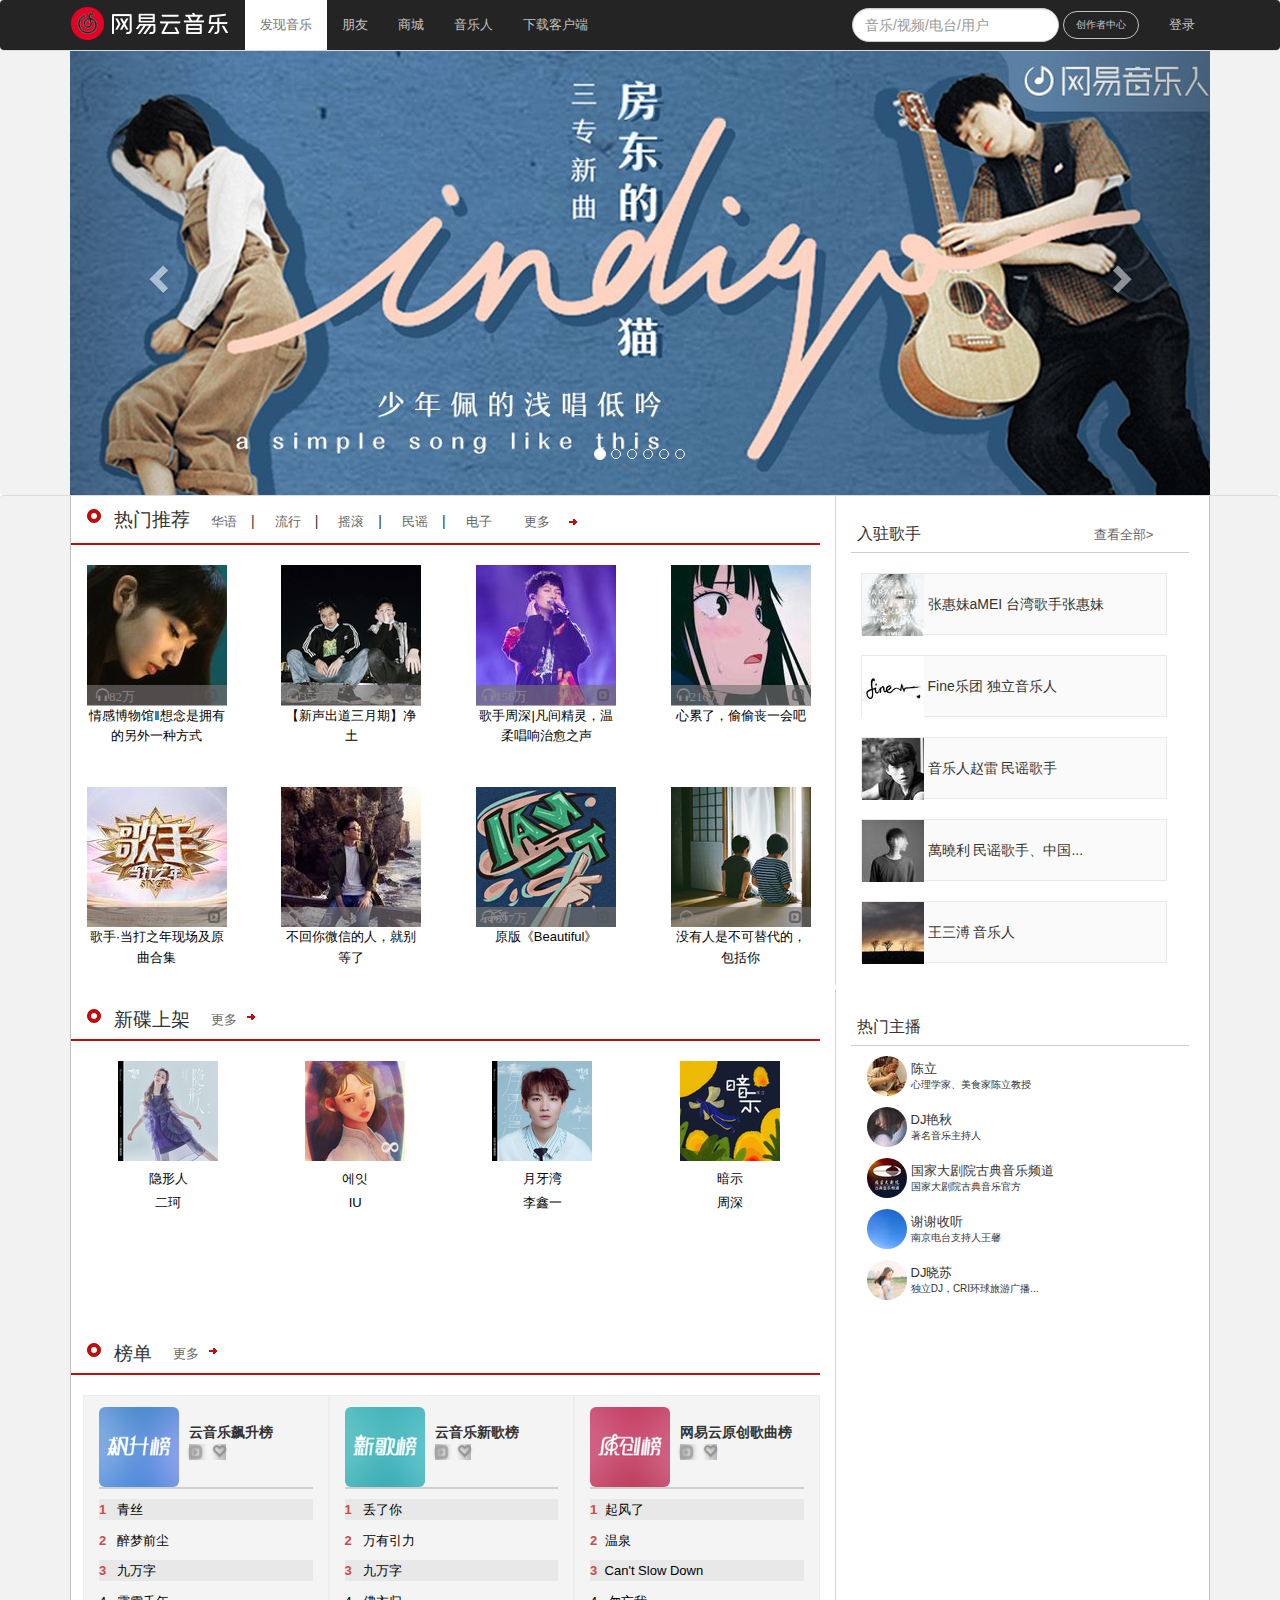
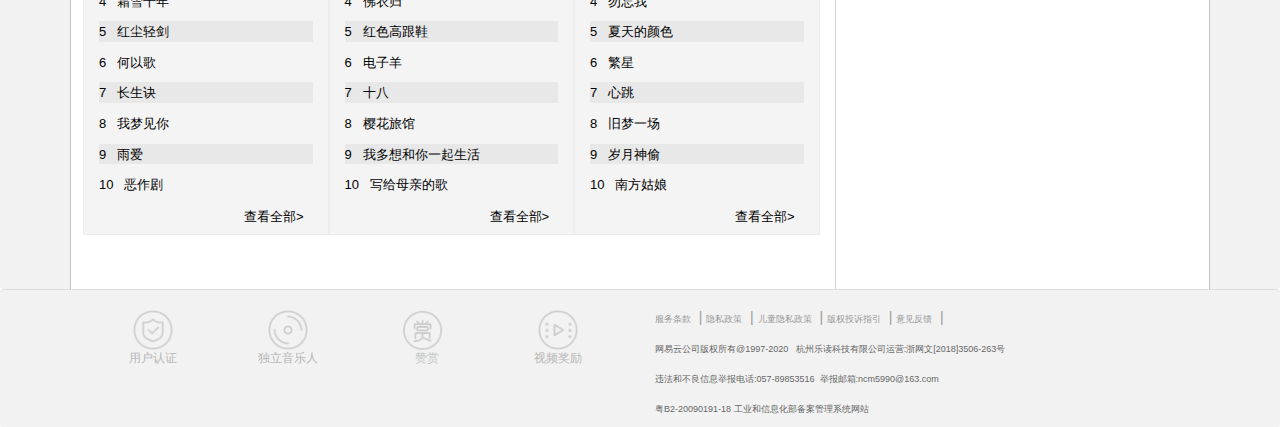
<file: xiangmu/music/index.html>
<!DOCTYPE html>
<html>
	<head>
		<meta charset="utf-8">
		<!-- 移动设备优先 -->
		<meta name="viewport" content="width=device-width, initial-scale=1, maximum-scale=1, user-scalable=no">
		<title></title>
		<link rel="stylesheet" type="text/css" href="css/bootstrap.min.css" />
		<link rel="stylesheet" type="text/css" href="css/index.css" />
	</head>
	<body>
		<nav class="navbar navbar-default">
			<!-- container表示不全屏 -->
			<div class="container">
				<!-- Brand and toggle get grouped for better mobile display -->
				<div class="navbar-header">
					<!-- 当前页面宽度不足以显示所有导航菜单的时候 显示汉堡菜单
					  data-target="#bs-example-navbar-collapse-1"和后面的id="bs-example-navbar-collapse-1"对应
					 -->
					<button type="button" class="navbar-toggle collapsed" data-toggle="collapse" data-target="#bs-example-navbar-collapse-1"
					 aria-expanded="false">
						<span class="sr-only">Toggle navigation</span>
						<span class="icon-bar"></span>
						<span class="icon-bar"></span>
						<span class="icon-bar"></span>
					</button>
					<a class="navbar-brand" href="#">
						<img src="img/topbar.png">
					</a>
				</div>
				<!-- 菜单 -->
				<div class="collapse navbar-collapse" id="bs-example-navbar-collapse-1">
					<ul class="nav navbar-nav">
						<li class="active"><a href="#">发现音乐</a></li>
						<li>
							<a href="#">朋友</a>
						</li>
						<li>
							<a href="#">商城</a>
						</li>
						<li>
							<a href="#">音乐人</a>
						</li>
						<li>
							<a href="#">下载客户端</a>
						</li>
					</ul>
					<!-- 搜索框和按钮 -->
					<ul class="nav navbar-nav navbar-right">
						<form class="navbar-form navbar-left">
							<div class="form-group">
								<input type="text" class="form-control" placeholder="音乐/视频/电台/用户">
							</div>
							<button type="submit" class="btn btn-default">创作者中心</button>
						</form>
						<li><a href="#">登录</a></li>
					</ul>
				</div><!-- /菜单 -->
			</div><!-- /.container-fluid -->
			</div>
		</nav>
		<!-- 轮播 -->
		<div class="navbar navbar-default_db">
			<div class="container">
				<div id="carousel-example-generic" class="carousel slide" data-ride="carousel">
					<!-- Indicators -->
					<ol class="carousel-indicators">
						<li data-target="#carousel-example-generic" data-slide-to="0" class="active"></li>
						<li data-target="#carousel-example-generic" data-slide-to="1"></li>
						<li data-target="#carousel-example-generic" data-slide-to="2"></li>
						<li data-target="#carousel-example-generic" data-slide-to="3"></li>
						<li data-target="#carousel-example-generic" data-slide-to="4"></li>
						<li data-target="#carousel-example-generic" data-slide-to="5"></li>
					</ol>

					<!-- 图片 -->
					<div class="carousel-inner" role="listbox">
						<div class="item active">
							<!-- alt="..."设置图片不显示显示文字，如果图片正常显示，提示文字不显示 -->
							<img src="img/shaon.png" alt="...">
							<div class="carousel-caption">
								<!-- 图片的介绍文字 -->
							</div>
						</div>
						<div class="item">
							<img src="img/yexuan.png" alt="...">
							<div class="carousel-caption">
								<!-- 图片的介绍文字 -->
							</div>
						</div>
						<div class="item">
							<img src="img/saye.png" alt="...">
							<div class="carousel-caption">
								<!-- 图片的介绍文字 -->
							</div>
						</div>
						<div class="item">
							<img src="img/zhous.png" alt="...">
							<div class="carousel-caption">
								<!-- 图片的介绍文字 -->
							</div>
						</div>
						<div class="item">
							<img src="img/tianqi.png" alt="...">
							<div class="carousel-caption">
								<!-- 图片的介绍文字 -->
							</div>
						</div>
						<div class="item">
							<img src="img/haox.png" alt="...">
							<div class="carousel-caption">
								<!-- 图片的介绍文字 -->
							</div>
						</div>
						<div class="item">
							<img src="img/huac.png" alt="...">
							<div class="carousel-caption">
								<!-- 图片的介绍文字 -->
							</div>
						</div>
					</div>

					<!-- 按钮 -->
					<a class="left carousel-control" href="#carousel-example-generic" role="button" data-slide="prev">
						<span class="glyphicon glyphicon-chevron-left" aria-hidden="true"></span>
						<span class="sr-only">Previous</span>
					</a>
					<a class="right carousel-control" href="#carousel-example-generic" role="button" data-slide="next">
						<span class="glyphicon glyphicon-chevron-right" aria-hidden="true"></span>
						<span class="sr-only">Next</span>
					</a>
				</div>
			</div>
		</div>
		<!-- 歌单 -->
		<div class="navbar navbar-default_db">
			<div class="container">
				<div id="frame">
					<!-- 歌单 -->
					<div class="row">
						<div class="col-lg-8 col_l">
							<!-- 热门推荐 -->
							<ul class="nav nav-pills">
								<li role="presentation">
									<a href="#">
										<img src="img/yuanq.png">
									</a></li>
								<li role="presentation"><a href="#" id="rem">热门推荐</a></li>
								<li role="presentation"><a href="#" class="hua">华语</a></li>
								<li role="presentation" class="hua_1">|</li>
								<li role="presentation"><a href="#" class="hua">流行</a></li>
								<li role="presentation" class="hua_1">|</li>
								<li role="presentation"><a href="#" class="hua">摇滚</a></li>
								<li role="presentation" class="hua_1">|</li>
								<li role="presentation"><a href="#" class="hua">民谣</a></li>
								<li role="presentation" class="hua_1">|</li>
								<li role="presentation"><a href="#" class="hua">电子</a></li>
								<li role="presentation"><a href="#" class="hua">更多</a></li>
								<li role="presentation" id="more">
									<a href="#">
										<img src="img/jianto.png">
									</a>
								</li>
							</ul>
							<div class="row">
								<div class="col-sm-3 col-xs-6 col_img">
									<!-- 左边图片 -->
									<img src="img/music1.jpg">
									<div class="tup_1">
										<a href="#"><span class="glyphicon glyphicon-headphones">82万</span></a>
										<a href="#"><span class="glyphicon glyphicon-expand"></span></a>
									</div>
									<div class="content">
										<a href="#">情感博物馆‖想念是拥有的另外一种方式</a>
									</div>
								</div>
								<div class="col-sm-3 col-xs-6 col_img">
									<img src="img/music4.jpg">
									<div class="tup_1">
										<a href="#"><span class="glyphicon glyphicon-headphones">357万</span></a>
										<a href="#"><span class="glyphicon glyphicon-expand"></span></a>
									</div>
									<div class="content">
										<a href="#">【新声出道三月期】净土</a>
									</div>
								</div>
								<div class="col-sm-3 col-xs-6 col_img">
									<img src="img/zs.jpg">
									<div class="tup_1">
										<a href="#"><span class="glyphicon glyphicon-headphones">156万</span></a>
										<a href="#"><span class="glyphicon glyphicon-expand"></span></a>
									</div>
									<div class="content">
										<a href="#">歌手周深|凡间精灵，温柔唱响治愈之声</a>
									</div>
								</div>
								<div class="col-sm-3 col-xs-6 col_img">
									<img src="img/xinlei.jpg">
									<div class="tup_1">
										<a href="#"><span class="glyphicon glyphicon-headphones">216万</span></a>
										<a href="#"><span class="glyphicon glyphicon-expand"></span></a>
									</div>
									<div class="content">
										<a href="#">心累了，偷偷丧一会吧</a>
									</div>
								</div>
							</div>
							<div class="row">
								<div class="col-sm-3 col-xs-6 col_img">
									<img src="img/gewang.jpg">
									<div class="tup_1">
										<a href="#"><span class="glyphicon glyphicon-headphones">111万</span></a>
										<a href="#"><span class="glyphicon glyphicon-expand"></span></a>
									</div>
									<div class="content">
										<a href="#">歌手·当打之年现场及原曲合集</a>
									</div>
								</div>
								<div class="col-sm-3 col-xs-6 col_img">
									<img src="img/backside1.jpg">
									<div class="tup_1">
										<a href="#"><span class="glyphicon glyphicon-headphones">224万</span></a>
										<a href="#"><span class="glyphicon glyphicon-expand"></span></a>
									</div>
									<div class="content">
										<a href="#">不回你微信的人，就别等了</a>
									</div>
								</div>
								<div class="col-sm-3 col-xs-6 col_img col_img_dis">
									<img src="img/backside2.jpg">
									<div class="tup_1">
										<a href="#"><span class="glyphicon glyphicon-headphones">697万</span></a>
										<a href="#"><span class="glyphicon glyphicon-expand"></span></a>
									</div>
									<div class="content">
										<a href="#">原版《Beautiful》</a>
									</div>
								</div>
								<div class="col-sm-3 col-xs-6 col_img col_img_dis">
									<img src="img/backside.jpg">
									<div class="tup_1">
										<a href="#"><span class="glyphicon glyphicon-headphones">32万</span></a>
										<a href="#"><span class="glyphicon glyphicon-expand"></span></a>
									</div>
									<div class="content">
										<a href="#">没有人是不可替代的，包括你</a>
									</div>
								</div>
							</div>
						</div>
						<div class="col-lg-4 col_r col_r_dis">
							<!-- 右边图片 -->
							<div class="singer">
								<ul>
									<li>入驻歌手</li>
									<li><a href="#">查看全部></a></li>
								</ul>
							</div>
							<div class="singer_1">
								<img src="img/zhm.jpg">
								<span>张惠妹aMEI 台湾歌手张惠妹</span>
							</div>
							<div class="singer_1">
								<img src="img/fine.jpg">
								<span>Fine乐团 独立音乐人</span>
							</div>
							<div class="singer_1">
								<img src="img/zhaolei.jpg">
								<span>音乐人赵雷 民谣歌手</span>
							</div>
							<div class="singer_1">
								<img src="img/wxl.jpg">
								<span>萬曉利 民谣歌手、中国...</span>
							</div>
							<div class="singer_1">
								<img src="img/wangsanpu.jpg">
								<span>王三溥 音乐人</span>
							</div>
						</div>
					</div>
					<!-- 新碟上架 -->
					<div class="row">
						<div class="col-md-8 col-xs-12 col_l">
							<!-- 新碟上架 -->
							<ul class="nav nav-pills">
								<li role="presentation">
									<a href="#">
										<img src="img/yuanq.png" id="img_1">
									</a></li>
								<li role="presentation"><a href="#" id="rem_1">新碟上架</a></li>
								<li role="presentation"><a href="#" class="hua_2">更多</a></li>
								<li role="presentation" id="more_1">
									<a href="#">
										<img src="img/jianto.png">
									</a>
								</li>
							</ul>
							<!-- 左边图片 -->
							<div class="rows">
								<div class="col-md-3 col-xs-6 col_img">
									<img src="img/yinx.jpg">
									<div class="word">
										<h5><a href="#">隐形人</a></h5>
										<h6><a href="#">二珂</a></h6>
									</div>
								</div>
								<div class="col-md-3 col-xs-6 col_img">
									<img src="img/Iu.jpg">
									<div class="word">
										<h5><a href="#">에잇</a></h5>
										<h6><a href="#">IU</a></h6>
									</div>
								</div>
								<div class="col-md-3 col-xs-6 col_img">
									<img src="img/lixinyi.jpg">
									<div class="word">
										<h5><a href="#">月牙湾</a></h5>
										<h6><a href="#">李鑫一</a></h6>
									</div>
								</div>
								<div class="col-md-3 col-xs-6 col_img">
									<img src="img/zhous1.jpg">
									<div class="word">
										<h5><a href="#">暗示</a></h5>
										<h6><a href="#">周深</a></h6>
									</div>
								</div>
							</div>
						</div>
						<!-- 右边图片 -->
						<div class="col-lg-4 col_r col_r_dis">
							<div class="singer">
								<ul>
									<li>热门主播</li>
								</ul>
							</div>
							<div class="singer_3">
								<img src="img/chenli.jpg" class="img-circle">
								<span class="span_1">陈立</span><br />
								<span class="span_2">心理学家、美食家陈立教授</span>
							</div>
							<div class="singer_3">
								<img src="img/yanqiu.jpg" class="img-circle">
								<span class="span_1">DJ艳秋</span><br />
								<span class="span_2">著名音乐主持人</span>
							</div>
							<div class="singer_3">
								<img src="img/juyuan.jpg" class="img-circle">
								<span class="span_1">国家大剧院古典音乐频道</span><br />
								<span class="span_2">国家大剧院古典音乐官方</span>
							</div>
							<div class="singer_3">
								<img src="img/xiexie.jpg" class="img-circle">
								<span class="span_1">谢谢收听</span><br />
								<span class="span_2">南京电台支持人王馨</span>
							</div>
							<div class="singer_3 sin_dis">
								<img src="img/xiaosu.jpg" class="img-circle">
								<span class="span_1">DJ晓苏</span><br />
								<span class="span_2">独立DJ，CRI环球旅游广播...</span>
							</div>
						</div>
					</div>
					<div class="row">
						<div class="col-lg-8 col_l">
							<!-- 榜单 -->
							<ul class="nav nav-pills col_bang">
								<li role="presentation">
									<a href="#">
										<img src="img/yuanq.png" id="img_1">
									</a></li>
								<li role="presentation"><a href="#" id="rem_1">榜单</a></li>
								<li role="presentation"><a href="#" class="hua_2">更多</a></li>
								<li role="presentation" id="more_1">
									<a href="#">
										<img src="img/jianto.png">
									</a>
								</li>
							</ul>
							<div class="height_2">
								<div class="rows">
									<div class="col-sm-4 col-xs-12 col_yun">
										<div class="biao">
											<img src="img/biaos.jpg" class="img-rounded">
											<div class="col_word">
												<a href="">云音乐飙升榜</a><br />
												<a class="left carousel-control" href="#carousel-example-generic" role="button" data-slide="prev">
													<span class="glyphicon glyphicon-expand" aria-hidden="true"></span>
													<span class="sr-only">Previous</span>
												</a>
												<a class="right carousel-control" href="#carousel-example-generic" role="button" data-slide="next">
													<span class="
			glyphicon glyphicon-heart-empty" aria-hidden="true"></span>
													<span class="sr-only">Next</span>
												</a>
											</div>
										</div>
										<div class="song">
											<p class="col_word_1"><a href="#"><span><b>1</b></span>&nbsp;&nbsp;&nbsp;青丝</a></p>
											<p class="col_word_1"><a href="#"><span><b>2</b></span>&nbsp;&nbsp;&nbsp;醉梦前尘</a></p>
											<p class="col_word_1"><a href="#"><span><b>3</b></span>&nbsp;&nbsp;&nbsp;九万字</a></p>
											<p class="col_word_1"><a href="#">4&nbsp;&nbsp;&nbsp;霜雪千年</a></p>
											<p class="col_word_1"><a href="#">5&nbsp;&nbsp;&nbsp;红尘轻剑</a></p>
											<p class="col_word_1"><a href="#">6&nbsp;&nbsp;&nbsp;何以歌</a></p>
											<p class="col_word_1"><a href="#">7&nbsp;&nbsp;&nbsp;长生诀</a></p>
											<p class="col_word_1"><a href="#">8&nbsp;&nbsp;&nbsp;我梦见你</a></p>
											<p class="col_word_1"><a href="#">9&nbsp;&nbsp;&nbsp;雨爱</a></p>
											<p class="col_word_1"><a href="#">10&nbsp;&nbsp;&nbsp;恶作剧</a></p>
											</ol>
											<a href="#" class="word_1">查看全部></a>
										</div>
									</div>
									<div class="col-sm-4 col-xs-12 col_yun_1">
										<div class="biao">
											<img src="img/xingge.jpg" class="img-rounded">
											<div class="col_word">
												<a href="">云音乐新歌榜</a><br />
												<a class="left carousel-control" href="#carousel-example-generic" role="button" data-slide="prev">
													<span class="glyphicon glyphicon-expand" aria-hidden="true"></span>
													<span class="sr-only">Previous</span>
												</a>
												<a class="right carousel-control" href="#carousel-example-generic" role="button" data-slide="next">
													<span class="
											glyphicon glyphicon-heart-empty" aria-hidden="true"></span>
													<span class="sr-only">Next</span>
												</a>
											</div>
										</div>
										<div class="song">
											<p class="col_word_1"><a href="#"><span><b>1</b></span>&nbsp;&nbsp;&nbsp;丢了你</a></p>
											<p class="col_word_1"><a href="#"><span><b>2</b></span>&nbsp;&nbsp;&nbsp;万有引力</a></p>
											<p class="col_word_1"><a href="#"><span><b>3</b></span>&nbsp;&nbsp;&nbsp;九万字</a></p>
											<p class="col_word_1"><a href="#">4&nbsp;&nbsp;&nbsp;佛衣归</a></p>
											<p class="col_word_1"><a href="#">5&nbsp;&nbsp;&nbsp;红色高跟鞋</a></p>
											<p class="col_word_1"><a href="#">6&nbsp;&nbsp;&nbsp;电子羊</a></p>
											<p class="col_word_1"><a href="#">7&nbsp;&nbsp;&nbsp;十八</a></p>
											<p class="col_word_1"><a href="#">8&nbsp;&nbsp;&nbsp;樱花旅馆</a></p>
											<p class="col_word_1"><a href="#">9&nbsp;&nbsp;&nbsp;我多想和你一起生活</a></p>
											<p class="col_word_1"><a href="#">10&nbsp;&nbsp;&nbsp;写给母亲的歌</a></p>
											<a href="#" class="word_1">查看全部></a>
										</div>
									</div>
									<div class="col-sm-4 col-xs-12 col_yun_2">
										<div class="biao">
											<img src="img/yunq.jpg" alt="..." class="img-rounded">
											<div class="col_word">
												<a href="">网易云原创歌曲榜</a><br />
												<a class="left carousel-control" href="#carousel-example-generic" role="button" data-slide="prev">
													<span class="glyphicon glyphicon-expand" aria-hidden="true"></span>
													<span class="sr-only">Previous</span>
												</a>
												<a class="right carousel-control" href="#carousel-example-generic" role="button" data-slide="next">
													<span class="
											glyphicon glyphicon-heart-empty" aria-hidden="true"></span>
													<span class="sr-only">Next</span>
												</a>
											</div>
										</div>
										<div class="song">
											<p class="col_word_1"><a href="#"><span><b>1</b></span>&nbsp;&nbsp;起风了</a></p>
											<p class="col_word_1"><a href="#"><span><b>2</b></span>&nbsp;&nbsp;温泉</a></p>
											<p class="col_word_1"><a href="#"><span><b>3</b></span>&nbsp;&nbsp;Can't Slow Down</a></p>
											<p class="col_word_1"><a href="#">4&nbsp;&nbsp;&nbsp;勿忘我</a></p>
											<p class="col_word_1"><a href="#">5&nbsp;&nbsp;&nbsp;夏天的颜色</a></p>
											<p class="col_word_1"><a href="#">6&nbsp;&nbsp;&nbsp;繁星</a></p>
											<p class="col_word_1"><a href="#">7&nbsp;&nbsp;&nbsp;心跳</a></p>
											<p class="col_word_1"><a href="#">8&nbsp;&nbsp;&nbsp;旧梦一场</a></p>
											<p class="col_word_1"><a href="#">9&nbsp;&nbsp;&nbsp;岁月神偷</a></p>
											<p class="col_word_1"><a href="#">10&nbsp;&nbsp;&nbsp;南方姑娘</a></p>
											<a href="#" class="word_1">查看全部></a>
										</div>
									</div>
								</div>
							</div>
						</div>
						<div class="col-lg-4 col_r col_r_dis">
							<div id="height_1"></div>
						</div>
					</div>
				</div>
			</div>
		</div>
		<div class="navbar navbar-default_db">
			<div class="container">
				<div class="col-lg-6 col_wang1">
					<div class="rows picture">
						<div class="col-sm-3 col-xs-6">
							<a href="#"><img src="img/yonhu.png"></a>
							<div class="user">
								<p>用户认证</p>
							</div>
						</div>
						<div class="col-sm-3 col-xs-6">
							<a href="#"><img src="img/yinyuer.png"></a>
							<div class="user">
								<p>独立音乐人</p>
							</div>
						</div>
						<div class="col-sm-3 col-xs-6">
							<a href="#"><img src="img/zangs.png"></a>
							<div id="user">
								<p>赞赏</p>
							</div>
						</div>
						<div class="col-sm-3 col-xs-6">
							<a href="#"><img src="img/ship.png"></a>
							<div class="user">
								<p>视频奖励</p>
							</div>
						</div>
					</div>
				</div>
				<div class="col-lg-6 col_wang">
					<div class="rows">
						<p class="fuwu">
							<a href="#">服务条款</a>&nbsp;&nbsp;<span>|</span>
							<a href="#">隐私政策</a>&nbsp;&nbsp;<span>|</span>
							<a href="#">儿童隐私政策</a>&nbsp;&nbsp;<span>|</span>
							<a href="#">版权投诉指引</a>&nbsp;&nbsp;<span>|</span>
							<a href="#">意见反馈</a>&nbsp;&nbsp;<span>|</span>
						</p>
						<p class="fuwu_1">
							<a href="#">网易云公司版权所有@1997-2020 &nbsp;
								杭州乐读科技有限公司运营:浙网文[2018]3506-263号</a>
						</p>
						<p class="fuwu_1">
							<a href="#">违法和不良信息举报电话:057-89853516 &nbsp;举报邮箱:ncm5990@163.com</a>
						</p>
						<p class="fuwu_1">
							<a href="#">粤B2-20090191-18&nbsp;工业和信息化部备案管理系统网站</a>
						</p>
					</div>
				</div>
			</div>
		</div>
		<script src="js/jquery-3.4.1.min.js" type="text/javascript" charset="utf-8"></script>
		<script src="js/bootstrap.min.js" type="text/javascript" charset="utf-8"></script>
	</body>
</html>
</file>
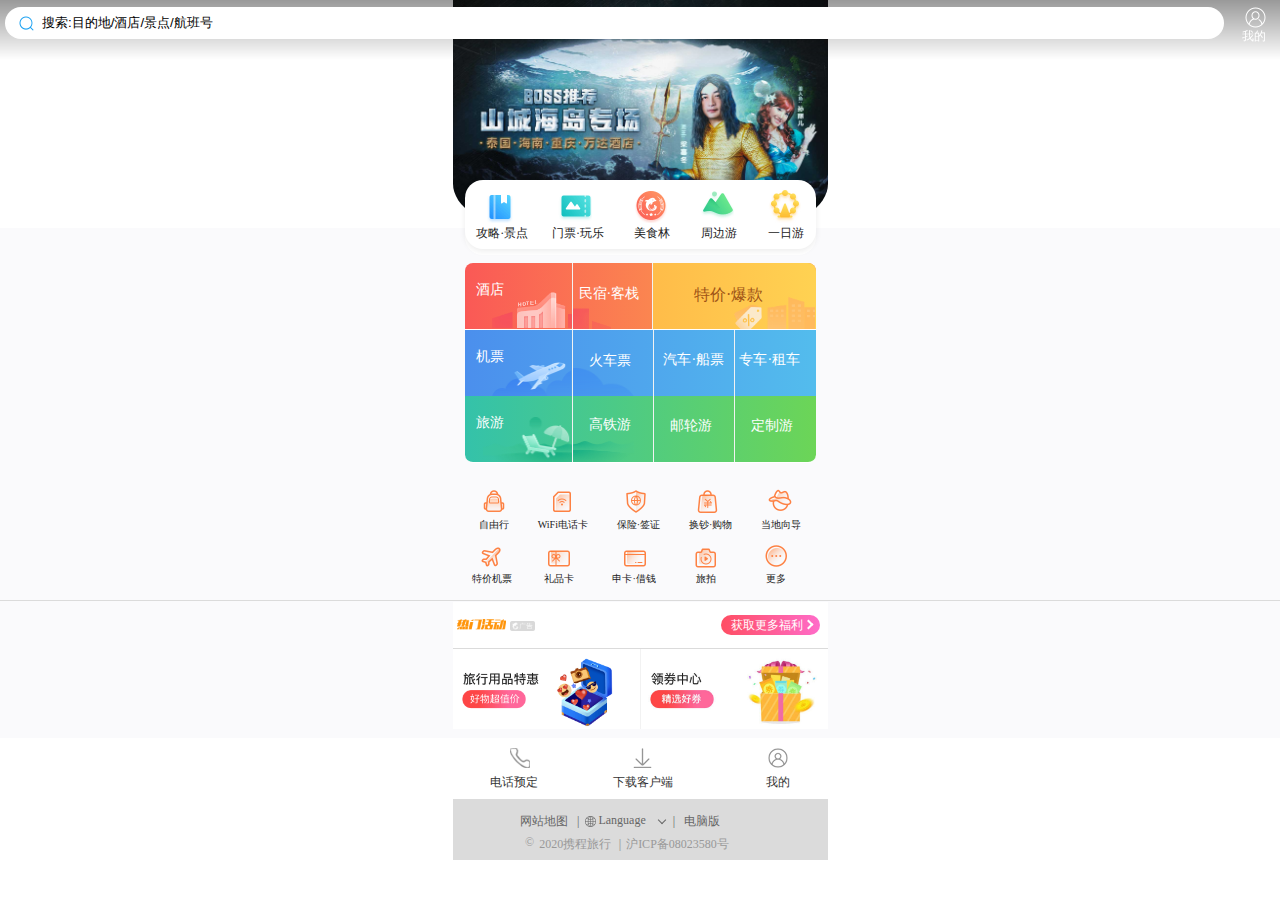
<file: xiangmu/xiecheng/index.html>
<!DOCTYPE html>
<html lang="en">
	<head>
		<meta charset="UTF-8">
		<!-- 移动端优先 -->
		<meta name="viewport" content="width=device-width, initial-scale=1, maximum-scale=1, user-scalable=no">
		<title>携程</title>
		<link rel="stylesheet" type="text/css" href="css/index.css">
	</head>
	<body>
		<div class="container">
			<!-- 头部 -->
			<div class="header">
				<!-- <div class="box_search"> -->
					<div class="header_1">
						<span>
							<input type="text" name="" value="搜索:目的地/酒店/景点/航班号">
						</span>
					</div>
					<div class="header_2">
						<span>我的</span>
					</div>
				<!-- </div> -->
			</div>
			<!-- 图片 -->
			<div class="picture">
				<img src="img/bg.jpg">
			</div>
			<!-- 中间内容 -->
			<div class="module">
				<!-- 景点 -->
				<div class="scenic">
					<div class="spot">
						<ul>
							<li>
								<a href="#">
									<span class="pic_spot"></span>
									<span>攻略·景点</span>
								</a>
							</li>
							<li>
								<a href="#">
									<span class="pic_around"></span>
									<span>门票·玩乐</span>
								</a>
							</li>
							<li>
								<a href="#">
									<span class="pic_food"></span>
									<span class="food">美食林</span>
								</a>
							</li>
							<li>
								<a href="#">
									<span class="pic_oneday"></span>
									<span class="food">周边游</span>
								</a>
							</li>
							<li>
								<a href="#">
									<span class="pic_strategy"></span>
									<span class="food">一日游</span>
								</a>
							</li>
						</ul>
					</div>
				</div>
				<!-- 酒店 -->
				<div class="grid">
					<div class="grid_1">
						<div class="c_hotel">
							<span>酒店</span>
						</div>
						<div class="hotel_inn">
							<span>民宿·客栈</span>
						</div>
						<div class="hotelsale">
							<span class="hotelsale_img"></span>
							<span class="tejia">特价·爆款</span>
						</div>
					</div>
					<div class="grid_2">
						<div class="g_flight">
							<span>机票</span>
						</div>
						<div class="train">
							<span>火车票</span>
						</div>
						<div class="bus">
							<span>汽车·船票</span>
						</div>
						<div class="car">
							<span>专车·租车</span>
						</div>
					</div>
					<div class="grid_3">
						<div class="vacation">
							<span>旅游</span>
						</div>
						<div class="travel">
							<span>高铁游</span>
						</div>
						<div class="cruise">
							<span>邮轮游</span>
						</div>
						<div class="custom">
							<span>定制游</span>
						</div>
					</div>
				</div>
				<!-- 自由行 -->
				<div class="entry">
					<div class="entry_1">
						<ul>
							<li>
								<a href="#">
									<span class="sub_travel"></span>
									<span>自由行</span>
								</a>
							</li>
							<li>
								<a href="#">
									<span class="wifi"></span>
									<span>WiFi电话卡</span>
								</a>
							</li>
							<li>
								<a href="#">
									<span class="insurance"></span>
									<span>保险·签证</span>
								</a>
							</li>
							<li>
								<a href="#">
									<span class="exchange"></span>
									<span>换钞·购物</span>
								</a>
							</li>
							<li>
								<a href="#">
									<span class="guide"></span>
									<span>当地向导</span>
								</a>
							</li>
						</ul>
					</div>
					<!-- 特价飞机 -->
					<div class="entry_2">
						<ul>
							<li>
								<a href="#">
									<span class="sale"></span>
									<span>特价机票</span>
								</a>
							</li>
							<li>
								<a href="#">
									<span class="finance"></span>
									<span class="finance_1">礼品卡</span>
								</a>
							</li>
							<li>
								<a href="#">
									<span class="credit"></span>
									<span>申卡·借钱</span>
								</a>
							</li>
							<li>
								<a href="#">
									<span class="photograph"></span>
									<span class="lv">旅拍</span>
								</a>
							</li>
							<li>
								<a href="#">
									<span class="c_more"></span>
									<span class="lv">更多</span>
								</a>
							</li>
						</ul>
					</div>
				</div>
				<!-- 热门活动 -->
				<div class="huodong">
					<div class="hot">
						<div class="sales_hd">
							<ul>
								<li>
									<span class="huodong_1"></span>
									<span class="gg"></span>
								</li>
								<li>
									<a href="#">获取更多福利</a>
								</li>
							</ul>
						</div>
						<div class="sales_bd">
							<div class="activity"></div>
							<div class="activity_1"></div>
						</div>
					</div>
				</div>
			</div>
			<div class="foot">
				<div class="foot_1">
					<div class="footer">
						<a href="#">
							<img src="img/phone.png"><br />
							<span>电话预定</span>
						</a>
						<a href="#">
							<img src="img/down.png"><br />
							<span>下载客户端</span>
						</a>
						<a href="#">
							<img src="img/wode.png"><br />
							<span class="wode">我的</span>
						</a>
					</div>
					<div class="footer_1">
						<div class="map">
							<a href="#">网站地图&nbsp;&nbsp;&nbsp;|</a>
							<a href="#">
								<span class="global"></span>
								<p>Language</p>
								<span class="triangle"></span>
							</a>
							<a href="#" class="diannao">|&nbsp;&nbsp;&nbsp;电脑版</a>
						</div>
						<div class="map_1">
							<p>©</p>
							<span>2020携程旅行&nbsp;｜</span>
							<a href="#">沪ICP备08023580号</a>
						</div>
					</div>
				</div>
			</div>
		</div>
	</body>
</html>
</file>
<file: css/responsive.css>
@media only screen and (max-width: 1900px) {
   .page-wrapper {
     overflow: hidden;
   }
 }

 /* @media only screen and (min-width: 1300px) {
   .container {
     width: 1280px;
   }
 } */

 @media only screen and (min-width: 1200px) {
   .container {
     padding: 0px;
   }
 }

 @media only screen and (max-width: 1200px) {}

 @media only screen and (max-width: 1199px) and (min-width: 768px) {
   .author-info {
     left: 15px;
   }
 }

 @media only screen and (max-width: 1199px) {
 
   .main-menu .navbar-collapse {
     max-height: 300px;
     float: none;
     width: 100%;
     padding: 10px 0px 0px;
     border: none;
     margin: 0px 0px 15px;
     -ms-border-radius: 3px;
     -moz-border-radius: 3px;
     -webkit-border-radius: 3px;
     -o-border-radius: 3px;
     border-radius: 3px;
     box-shadow: none;
   }

   .main-menu .collapse.in,
   .main-menu .collapsing {
     padding: 10px 0px 0px;
     border: none;
     margin: 0px 0px 15px;
     -ms-border-radius: 3px;
     -moz-border-radius: 3px;
     -webkit-border-radius: 3px;
     -o-border-radius: 3px;
     border-radius: 3px;
     box-shadow: none;
     background: #333;
   }

   .main-menu .navbar-header {
     position: relative;
     float: none;
     display: block;
     width: 100%;
     right: 0px;
     padding: 10px 0;
     text-align: right;
   }

   .main-menu .navbar-header .navbar-toggle {
     display: inline-block;
     z-index: 20;
     border: 1px solid #9147ff;
     float: none;
     margin: 0px 0px 0px 0px;
     border-radius: 0px;
     background: #9147ff;
   }

   .main-menu .navbar-header .navbar-toggle .icon-bar {
     background: #ffffff;
   }

   .main-menu .navbar-collapse>.navigation {
     margin: 0px !important;
     width: 100% !important;
     border-top: none;
     padding: 15px 0;
     background: #333;
   }

   .main-menu .navbar-collapse>.navigation>li {
     margin: 0px !important;
     float: none !important;
     padding: 0px !important;
     width: 100%;
   }

   .main-menu .navigation>li>a,
   .main-menu .navigation>li>ul:before {
     border: none;
   }

   .main-menu .navbar-collapse>.navigation>li>a {
     padding: 10px 10px !important;
     border: none !important;
     font-size: 16px !important;
     font-weight: 500;
   }

   .main-menu .navigation li.dropdown>a:after,
   .main-menu .navigation>li.dropdown>a:before,
   .main-menu .navigation>li>ul>li>a::before,
   .main-menu .navigation>li>ul>li>ul>li>a::before {
     color: #ffffff !important;
     right: 15px;
     font-size: 16px;
     display: none !important;
   }

   .main-menu .navbar-collapse>.navigation>li>ul,
   .main-menu .navbar-collapse>.navigation>li>ul>li>ul {
     position: relative;
     border: none;
     float: none;
     visibility: visible;
     opacity: 1;
     display: none;
     margin: 0px;
     left: auto !important;
     right: auto !important;
     top: auto !important;
     padding: 0px;
     outline: none;
     width: 100%;
     background: #333333;
     -webkit-border-radius: 0px;
     -ms-border-radius: 0px;
     -o-border-radius: 0px;
     -moz-border-radius: 0px;
     border-radius: 0px;
     transition: none !important;
     -webkit-transition: none !important;
     -ms-transition: none !important;
     -o-transition: none !important;
     -moz-transition: none !important;
   }

   .main-menu .navbar-collapse>.navigation>li>ul,
   .main-menu .navbar-collapse>.navigation>li>ul>li>ul {
     border-top: 1px solid rgba(255, 255, 255, 1) !important;
   }

   .main-menu .navbar-collapse>.navigation>li,
   .main-menu .navbar-collapse>.navigation>li>ul>li,
   .main-menu .navbar-collapse>.navigation>li>ul>li>ul>li {
     border-bottom: none;
     opacity: 1 !important;
     top: 0px !important;
     left: 0px !important;
     visibility: visible !important;
   }

   .main-menu .navbar-collapse>.navigation>li>ul>li:first-child,
   .main-menu .navbar-collapse>.navigation>li>ul>li>ul>li:first-child {
     border-top: none !important;
   }

   .main-menu .navbar-collapse>.navigation>li:first-child {
     border: none;
   }

   .main-menu .navbar-collapse>.navigation>li>a,
   .main-menu .navbar-collapse>.navigation>li>ul>li>a,
   .main-menu .navbar-collapse>.navigation>li>ul>li>ul>li>a {
     padding: 10px 25px !important;
     line-height: 22px;
     color: #ffffff;
     background: #333333;
     text-align: left;
     display: block;
   }

   .main-menu .navbar-collapse>.navigation>li>a:hover,
   .main-menu .navbar-collapse>.navigation>li>a:active,
   .main-menu .navbar-collapse>.navigation>li>a:focus {
     background: #9147ff;
   }

   .main-menu .navbar-collapse>.navigation>li:hover>a,
   .main-menu .navbar-collapse>.navigation>li>ul>li:hover>a,
   .main-menu .navbar-collapse>.navigation>li>ul>li>ul>li:hover>a,
   .main-menu .navbar-collapse>.navigation>li.current>a,
   .main-menu .navbar-collapse>.navigation>li.current-menu-item>a {
     background: #333333;
     color: #9147ff !important;
   }

   .main-menu .navbar-collapse>.navigation li.dropdown .dropdown-btn,
   .header-style-two .nav-outer .btn-outer {
     display: block;
   }

   .main-menu .navbar-collapse>.navigation li.dropdown:after,
   .main-menu .navigation>li>ul:before,
   .main-slider .bordered-layer,
   .featured-block-two .inner-box .number,
   .testimonial-section .owl-nav,
   .main-slider .text br {
     display: none !important;
   }

   .fixed-header .info-options,
   .testimonial-section .owl-carousel {
     padding: 0px !important;
   }

   .navbar-collapse.collapse {
     display: none !important;
   }

   .navbar-collapse.collapse.in {
     display: block !important;
   }

   .navbar-collapse.collapse {
     height: auto !important;
     padding-bottom: 0;
     overflow-y: scroll !important;
     overflow-x: visible !important;
   }

   /**/
   .card-outer .card-wrapper {
     background: transparent;
   }

   .default-version .card-outer .card-wrapper {
     box-shadow: none;
   }

   .parallax-container {
     display: none;
   }

   .card-outer {
     position: relative;
     display: block;
     padding-top: 15px;
   }

   .card-outer .card-inner-box.offsetleft {
     margin-left: 0px;
   }

   .author-info {
     position: relative;
     display: none;
   }

   .card-inner-box .card-item {
     left: 0 !important;
     position: relative;
     /* background-color: #fff; */
     padding-left: 0;
     padding-right: 0;
     max-width: 100%;
   }

   .header {
     display: none;
     bottom: inherit;
     background: white;
     top: 8px;
   }

   .header ul li a.logo {
     margin: 0;
     height: inherit;
     width: inherit;
     border-radius: inherit;
     line-height: 61px;
     padding: 9.5px 0px;
     border: 0px;
   }

   .header ul li {
     border-bottom: 0px;
     display: inline-block;
     vertical-align: middle;
     margin-bottom: 5px;
   }

   .header ul li:before {
     display: none;
   }

   .header ul li.active a.logo {
     background-color: #f8e9e9;
   }

   .card-outer .card-inner-box {
     margin-top: 65px;
     background: transparent;

   }

   .card-outer .card-inner-box.offsetleft {
     transform: translate(0px);
   }

   .card-inner-box .card-item {
     opacity: 1 !important;
     visibility: visible !important;
     z-index: 10;
     animation-name: none;
     border-top-left-radius: 6px !important;
     border-bottom-left-radius: 6px !important;
   }

   .page-background #canvas {
     display: none;
   }

   .contact-form {
     position: relative;
   }

   .mobile-menu {
     display: block;
   }

   .card-item .card-inner {
     overflow: visible !important;
   }

 }

 @media only screen and (max-width: 767px) {}

 @media only screen and (max-width: 500px) {
   .news-block .date {
     top: 0;
     left: 0;
   }
 }
</file>
<file: xiangmu/music/css/index.css>
/* 导航 */
.navbar {
	background-color: #242424;
	margin-bottom: 0px;
	border: 0px solid transparent;
}

.navbar-default {
	background-color: #242424;
}

.navbar-brand>img {
	margin-top: -9px;
}

.navbar-default .navbar-nav>.active>a,
.navbar-default .navbar-nav>.active>a:focus,
.navbar-default .navbar-nav>.active>a:hover {
	color: #797676;
	background-color: #FFFFFF;
	line-height: 20px;
}

.navbar-default .navbar-nav>li>a {
	color: #c2c2c2;
}

.navbar-default .navbar-nav>li>a:hover {
	background-color: #FFFFFF;
}

.form-control {
	border-radius: 24px;
}

.btn-default {
	border-radius: 24px;
	font-size: 10px;
	color: #c2c2c2;
	background-color: #242424;
	border: 1px solid #c2c2c2;
}

@media (min-width:770px) and (max-width:992px) {

	/* logo图片的隐藏 */
	.navbar-brand>img {
		display: none;
	}

	/* 传作者按钮的隐藏 */
	.btn-default {
		display: none;
	}

}

/* 轮播 */

.carousel-inner>.item>a>img,
.carousel-inner>.item>img {
	margin: 0 auto;
}

/* 歌单 */
#frame {
	border-left: 1px solid #c2c2c2;
	border-right: 1px solid #c2c2c2;
	background-color: #fff;
}

.tup_1 {
	background-color:rgba(117, 114, 114, 0.64);
	position: relative;
	bottom: 20px;
	width: 140px;
	margin: 0 auto;
}

.glyphicon-headphones {
	color: #8e8888;
	margin-right: 66px;
}

.glyphicon-expand{
	color: #585757d9;
}

.nav-pills {
	border-bottom: solid 2px #C10D0C;
}

a {
	color: #000000;
	font-size: 13px;
}

#rem {
	color: #333333;
	font-size: 19px;
	position: relative;
	right: 21px;
}

.hua {
	color: #666;
	font-size: 13px;
	position: relative;
	right: 32px;
	top: 7px;
}

.hua_1 {
	position: relative;
	right: 35px;
	top: 15px;
}

#more {
	position: relative;
	top: 6px;
	right: 45px;
}

.col_img {
	padding-top: 20px;
	padding-left: 22px;
	text-align: center;
}

.content {
	width: 140px;
	margin: 0 auto;
}

.content a {
	color: #000000;
	font-size: 13px;
	position: relative;
	bottom: 21px;
}


@media (max-width:992px) {
	.col_r_dis {
		display: none;
	}
}

/* 右边图片的隐藏 */
.col_r {
	border-left: solid 1px #d3d3d3;
	padding-bottom: 22px;
	padding-top: 17px;
}

.singer {
	height: 30px;
	border-bottom: solid 1px #ccc;
	margin-right: 20px;
}

.singer li {
	float: left;
	list-style: none;
	color: #333;
	font-size: 16px;
	position: relative;
	right: 34px;
}

.singer a {
	color: #666666;
	font-size: 13px;
	padding-left: 173px;
}

.singer_1 {
	height: 62px;
	background-color: #fafafa;
	margin-top: 20px;
	margin-right: 42px;
	margin-left: 10px;
	border: solid 1px #e9e9e9;
}


/* 新碟 */
#img_1 {
	position: relative;
	top: 8px;
}

#rem_1 {
	color: #333333;
	font-size: 19px;
	position: relative;
	right: 21px;
	top: 7px;
}

.hua_2 {
	color: #666;
	font-size: 13px;
	margin-top: 12px;
	margin-left: -32px;
}

#more_1 {
	position: relative;
	top: 9px;
	right: 22px;
}

.span_1 {
	font-size: 13px;
	position: relative;
	bottom: 6px;
}

.span_2 {
	font-size: 10px;
	padding-left: 44px;
	position: relative;
	bottom: 23px;
}

#singer_1 li {
	float: left;
	list-style: none;
	color: #333;
	font-size: 16px;
	position: relative;
	right: 34px;
}

.singer_3 {
	margin-top: 10px;
	margin-bottom: -19px;
	margin-left: 16px;
}

@media (min-width:1000px) and (max-width:1200px) {
	.sin_dis{
		display: none;
	}
}

/* 榜单 */

.col_bang {
	border-bottom: solid 2px #C10D0C;
}

.height_2 {
	margin-left: 12px;
	background-color: #f4f4f4;
}

.biao {
	height: 93px;
	border-bottom: 2px solid #cecfcf;
}

.col_yun {
	height: 440px;
	background-color: #f4f4f4;
	border: 1px solid #ededed;
	margin-top: 20px;
}

.biao img {
	margin-top: 11px;
	text-align: center;
	width: 80px;
	float: left;
}

.col_word a {
	color: #333333;
	font-weight: bold;
	font-size: 14px;
	position: relative;
	left: 10px;
	top: 26px;
}

.right {
	margin-left: 15px;
}

.song span {
	color: #cc4a49;
}

.col_word_1 {
	position: relative;
	top: 10px;
	bottom: 10px;
}

.word_1 {
	position: relative;
	top: 11px;
	left: 145px;
}

.col_yun_1 {
	height: 440px;
	background-color: #f4f4f4;
	border: 1px solid #ededed;
	margin-top: 20px;
}

.biao img {
	margin-top: 11px;
	text-align: center;
	width: 80px;
	float: left;
}

.col_yun_2 {
	height: 440px;
	background-color: #f4f4f4;
	border: 1px solid #ededed;
	margin-top: 20px;
}

.biao img {
	margin-top: 11px;
	text-align: center;
	width: 80px;
	float: left;
}

/* 隔行换色 */
/* 2n从第二行开始包含第二行 */
.song p:nth-child(2n) {
	background: #F4F4F4;
}

.song p:nth-child(2n-1) {
	background: #e8e8e8;
}

#height_1 {
	height: 527px;
}


/* 底部 */

.navbar-default_db {
	background-color: #f2f2f2;
	border-top: 1px solid #dddddd;
}

.fuwu a {
	color: #999999;
}

.fuwu span {
	color: #999999;
}

.fuwu_1 a {
	color: #666666;
}

.picture img {
	height: 60px;
	padding-top: 20px;
}

.user p {
	color: #b7b7b7;
	font-size: 12px;
}

#user p {
	color: #bdc5c3;
	font-size: 12px;
	padding-left: 9px;
}

.col_wang {
	padding-top: 17px;
}

.col_wang1 {
	text-align: center;
}

/* 字体的缩小 */
@media (min-width:768px) {
	.fuwu a {
		color: #999999;
		font-size: 9px;
	}

	.fuwu_1 a {
		color: #666666;
		font-size: 9px;
	}
}
</file>
<file: xiangmu/xiecheng/css/index.css>
* {
	margin: 0px;
	padding: 0px;
}

/* 父级 */
.container {
	width: 100%;
	height: 100%;
	display: flex;
	/*column纵向排列*/
	flex-direction: column;
	/* background-color: #2e7fe4; */
}

/*头部*/
.header {
	width: 100%;
	height: 60px;
	background: linear-gradient(to bottom, rgba(0, 0, 0, .4), rgba(0, 0, 0, 0));
	/*固定在顶部*/
	position: fixed;
	top: 0px;
	display: flex;
	/*row横向排列*/
	flex-direction: row;
	/*justify-content主轴对齐方式*/
	justify-content: space-between;
}

.box_search {
	/* background-color: #fff;
	width: 100%;
	height: 60px; */
	/*固定在顶部*/
	/* position: fixed;
	top: 0px;
	display: flex; */
	/*row横向排列*/
	/* flex-direction: row; */
	/*justify-content主轴对齐方式*/
	/* justify-content: space-between; */
}

.header_1 {
	/*width: 312px;*/
	flex: 1;
	height: 28px;
	margin: 7px 5px;
	line-height: 24px;
	padding: 2px 5px;
	border-radius: 24px;
	background-color: #fff;
	color: #666;
	font-size: .94rem;
}

.header_1 input {
	width: 264px;
	margin: 6px 8px;
	border: none;
	/*float: left;
	margin-top: 6px;*/
}

.header_1 span:before {
	width: 24px;
	height: 31px;
	background: url(../img/sousuo.png) no-repeat;
	background-size: 21px auto;
	background-position: 9px 7px;
	position: relative;
	content: "";
	z-index: 1;
	float: left;
}

.header_1 span input {
	outline: none;
}

.header_2 {
	width: 51px;
	height: 44px;
	background: url(../img/sousuo.png) no-repeat;
	background-size: 21px auto;
	background-position: 16px -29px;
	display: block;
	/*background-color: #2e7fe4; */
}

.header_2 span {
	color: #fff;
	font-size: .75rem;
	line-height: 6;
	margin: 0px 13px;
}

/*图片*/
.picture {
	height: 14.25rem;
	background-image: linear-gradient(0deg,
		/* #f1503b, #c82519 */
		50%);
	border-bottom-left-radius: 26%;
	border-bottom-right-radius: 26%;
	margin: 0 auto;
}

.picture img {
	width: 375px;
	height: 227px;
	border-bottom-left-radius: 19%;
	border-bottom-right-radius: 19%;
}

/* 中间 */
.module {
	width: 100%;
	height: 100%;
	background-color: #fafafc;
}

/*景点*/
.scenic {
	width: 100%;
	height: 73px;
	/* background-color: #ffffff; */
	margin: -48px 0px 10px 0px;
}

.spot {
	width: 351px;
	height: 75px;
	background-color: #ffffff;
	margin: 0 auto;
	border-radius: 18px;
}

/*攻略·景点*/
.pic_spot {
	width: 40px;
	height: 40px;
	background: url("../img/jingd.png") no-repeat;
	display: block;
	background-position: 4px 4px;
	background-size: 40px;
}

.spot ul {
	box-shadow: 0 2px 6px rgba(0, 0, 0, .08);
	display: flex;
	flex-direction: row;
	justify-content: space-around;
	padding: 3px 0 8px;
	z-index: 11;
	align-items: center;
	border-radius: 18px;
}

.spot ul li {
	list-style: none;
}

.spot li a {
	font-size: .75rem;
	line-height: 16px;
	color: #222;
	text-decoration: none;
}

/*门票·玩乐*/
.pic_around {
	width: 40px;
	height: 40px;
	background: url("../img/jingd.png") no-repeat;
	display: block;
	background-position: 4px -37px;
	background-size: 40px;
}

/*美食林*/
.pic_food {
	width: 40px;
	height: 40px;
	background: url("../img/jingd.png") no-repeat;
	display: block;
	background-position: 4px -77px;
	background-size: 40px;
}

.food {
	margin-left: 7px;
}

/*周边游*/
.pic_oneday {
	width: 40px;
	height: 40px;
	background: url("../img/jingd.png") no-repeat;
	display: block;
	background-position: 4px -120px;
	background-size: 40px;
}

/*一日游*/
.pic_strategy {
	width: 40px;
	height: 40px;
	background: url("../img/jingd.png") no-repeat;
	display: block;
	background-position: 4px -158px;
	background-size: 40px;
}

/* 酒店 */
.grid {
	width: 100%;
	height: 205px;
	display: flex;
	flex-direction: column;
	background-color: #fafafc;
}

.grid_1 {
	width: 351px;
	height: 66px;
	border-top-left-radius: 8px;
	border-top-right-radius: 8px;
	background: linear-gradient(to right, #fa5956, #fb8650 54%);
	margin: 0 auto;
	color: #fff;
	border-bottom: 1px solid #fff;
	display: flex;
	flex-direction: row;
}

.grid_2 {
	width: 351px;
	height: 66px;
	margin: 0 auto;
	background: linear-gradient(to right, #4b8fed, #53bced);
	display: flex;
	flex-direction: row;
}

.grid_3 {
	width: 351px;
	height: 66px;
	margin: 0 auto;
	border-bottom: 1px solid #fff;
	background: linear-gradient(to right, #34c2aa, #6cd557);
	border-bottom-left-radius: 8px;
	border-bottom-right-radius: 8px;
	display: flex;
	flex-direction: row;
}

/* 酒店 */
.c_hotel {
	width: 31%;
	height: 66px;
	background: url(../img/hotel.png) no-repeat;
	/* background-color: #53BCED; */
	border-right: 1px solid #f2f2f2;
	background-size: 81px auto;
	border-top-left-radius: 8px;
	background-position: 27px 29px;
}

.c_hotel span {
	padding-left: 11px;
	line-height: 54px;
	font-size: 14px;
}

/* 民宿 */
.hotel_inn {
	width: 23%;
	height: 66px;
	border-right: 1px solid #f2f2f2;
	background: url(../img/mins.png) no-repeat;
	background-size: 38px auto;
	background-position: 0px 45px;
	/* background-color: #5ba0dd; */
}

.hotel_inn span {
	padding-left: 6px;
	line-height: 61px;
	font-size: 14px;
}

/* 特价 */
.hotelsale {
	width: 47%;
	height: 66px;
	background: linear-gradient(to right, #ffbc49, #ffd252);
	border-top-right-radius: 8px;
}

.hotelsale_img {
	padding: 35px 0;
	background: url(../img/hot.png) no-repeat;
	background-size: 100% auto;
	text-align: center;
	position: relative;
	width: 100%;
	color: #a05416;
	display: block;
}

.tejia {
	position: relative;
	bottom: 48px;
	left: 41px;
	color: #a05416;
}

/* 机票 */
.g_flight {
	width: 31%;
	height: 66px;
	border-right: 1px solid #f2f2f2;
	background: url(../img/flight.png) no-repeat;
	background-size: 79px auto;
	background-position: 27px 32px;
	/* background-color: #FA5956; */
}

.g_flight span {
	color: #fff;
	font-size: 14px;
	padding-left: 11px;
	line-height: 54px;
}

/* 火车票 */
.train {
	width: 23%;
	height: 66px;
	border-right: 1px solid #f2f2f2;
	background: url(../img/train.png) no-repeat;
	background-size: 64px auto;
	background-position: 0px 38px;
	/* background-color: coral; */
}

.train span {
	padding-left: 16px;
	line-height: 61px;
	color: #fff;
	font-size: 14px;
}

/* 汽车船票 */
.bus {
	width: 23%;
	height: 66px;
	border-right: 1px solid #f2f2f2;
	/* background-color: chocolate; */
}

.bus span {
	padding-left: 9px;
	line-height: 60px;
	color: #fff;
	font-size: 14px;
}

/* 专车 */
.car {
	width: 23%;
	height: 66px;
	/* background-color: #FA5956; */
}

.car span {
	padding-left: 4px;
	line-height: 60px;
	color: #fff;
	font-size: 14px;
}

/* 旅游 */
.vacation {
	width: 31%;
	height: 66px;
	background: url(../img/travel.png) no-repeat;
	background-size: 64px auto;
	background-position: 18px 21px;
	/* background-color: #FA5956; */
	background-size: 94px auto;
	border-bottom-left-radius: 8px;
	border-right: 1px solid #f2f2f2;
}

.vacation span {
	color: #fff;
	font-size: 14px;
	padding-left: 11px;
	line-height: 54px;
}

/* 高铁游 */
.travel {
	width: 23%;
	height: 66px;
	border-right: 1px solid #f2f2f2;
	background: url(../img/dingzhi.png) no-repeat;
	background-size: 61px auto;
	background-position: 0px 45px;
	/* background-color: coral; */
}

.travel span {
	color: #fff;
	font-size: 14px;
	padding-left: 16px;
	line-height: 57px;
}

/* 邮轮游 */
.cruise {
	width: 23%;
	height: 66px;
	border-right: 1px solid #f2f2f2;
	/* background-color: chocolate; */
}

.cruise span {
	color: #fff;
	font-size: 14px;
	padding-left: 16px;
	line-height: 59px;
}

/* 定制游 */
.custom {
	width: 23%;
	height: 66px;
	/* background-color: #FA5956; */
}

.custom span {
	color: #fff;
	font-size: 14px;
	padding-left: 16px;
	line-height: 59px;
}

/* 自由行 */
.entry {
	width: 100%;
	height: 119px;
	margin-top: 11px;
	display: flex;
	flex-direction: column;
	background-color: #fafafc;
}

.entry_1 {
	width: 351px;
	height: 58px;
	margin: 0 auto;
	background-color: #fafafc;
}

.entry_2 {
	width: 351px;
	height: 58px;
	margin: 0 auto;
	background-color:#fafafc;
}

.entry_1 ul {
	display: flex;
	flex-direction: row;
	justify-content: space-around;
	padding: 3px 0 8px;
	z-index: 11;
	align-items: center;
}

.entry_2 ul {
	display: flex;
	flex-direction: row;
	justify-content: space-around;
	padding: 3px 0 8px;
	z-index: 11;
	align-items: center;
}

.entry_1 li {
	list-style: none;
}

.entry_2 li {
	list-style: none;
}

/* 自由行 */
.sub_travel {
	width: 28px;
	height: 28px;
	background: url(../img/subnav.png) no-repeat;
	background-position: 1px 1px;
	background-size: 28px auto;
	display: block;
	margin-top: 4px;
}

.entry_1 li a {
	font-size: .63rem;
	color: #222;
	line-height: 1;
	text-decoration: none;
}

.entry_2 li a {
	font-size: .63rem;
	color: #222;
	line-height: 1;
	text-decoration: none;
	margin-left: 55px;
}

/* WiFi电话卡 */
.wifi {
	width: 28px;
	height: 28px;
	background: url(../img/subnav.png) no-repeat;
	background-position: 1px -27px;
	background-size: 28px auto;
	display: block;
	margin-top: 4px;
	margin-left: 9px;
}

/* 保险·签证 */
.insurance {
	width: 28px;
	height: 28px;
	background: url(../img/subnav.png) no-repeat;
	background-position: 1px -55px;
	background-size: 28px auto;
	display: block;
	margin-top: 4px;
	margin-left: 4px;
}

/* 换钞·购物 */
.exchange {
	width: 28px;
	height: 28px;
	background: url(../img/subnav.png) no-repeat;
	background-position: 1px -82px;
	background-size: 28px auto;
	display: block;
	margin-top: 4px;
	margin-left: 4px;
}

/* 当地向导 */
.guide {
	width: 28px;
	height: 28px;
	background: url(../img/subnav.png) no-repeat;
	background-position: 1px -112px;
	background-size: 28px auto;
	display: block;
	margin-top: 4px;
	margin-left: 4px;
}

/* 特价机票 */
.sale {
	width: 28px;
	height: 28px;
	background: url(../img/subnav.png) no-repeat;
	background-position: 0px -137px;
	background-size: 28px auto;
	display: block;
	margin-top: -18px;
	margin-left: 5px;
}

/* 礼品卡 */
.finance {
	width: 28px;
	height: 28px;
	background: url(../img/subnav.png) no-repeat;
	background-position: 0px -164px;
	background-size: 28px auto;
	display: block;
	margin-top: -18px;
	margin-left: 3px;
}

.finance_1 {
	margin-left: 2px;
}

/* 申卡·借钱 */
.credit {
	width: 28px;
	height: 28px;
	background: url(../img/subnav.png) no-repeat;
	background-position: 0px -192px;
	background-size: 28px auto;
	display: block;
	margin-top: -18px;
	margin-left: 9px;
}

/* 旅拍 */
.photograph {
	width: 28px;
	height: 28px;
	background: url(../img/subnav.png) no-repeat;
	background-position: 0px -220px;
	background-size: 28px auto;
	display: block;
	margin-top: -18px;
	margin-left: 9px;
}

.lv {
	margin-left: 13px;
}

/* 更多 */
.c_more {
	width: 28px;
	height: 28px;
	background: url(../img/subnav.png) no-repeat;
	background-position: 0px -250px;
	background-size: 28px auto;
	display: block;
	margin-top: -18px;
	margin-left: 9px;
}

.lv {
	margin-left: 13px;
}

/* 热门活动 */
.huodong {
	width: 100%;
	height: 136px;
	/* background-color: #53BCED; */
	display: flex;
	flex-direction: column;
	padding-top: 1px;
	background-position: left top;
	border-top: 1px solid #dbdbdb;
	margin-top: 2px;
}

.hot {
	width: 375px;
	height: 136px;
	/* background-color: #6CD557; */
	margin: 0 auto;
	display: flex;
	flex-direction: column;
}

.sales_hd {
	width: 375px;
	height: 45px;
	padding-bottom: 1px;
	background-position: left bottom;
	border-bottom: 1px solid #dbdbdb;
	margin: 0 auto;
	background-color: #fff;
}

.sales_hd ul {
	display: flex;
	flex-direction: row;
	justify-content: space-between;
	padding: 3px 0 8px;
	z-index: 11;
	align-items: center;
}

.sales_hd li {
	list-style: none;
}

.huodong_1 {
	width: 49px;
	height: 21px;
	background: url(../img/home.png) no-repeat;
	background-size: 55px auto;
	background-position: -1px -13px;
	transform: translateY(-50%);
	display: block;
	margin-left: 4px;
	margin-top: 24px;
	float: left;
}

.gg {
	width: 36px;
	height: 15px;
	background: url(../img/icon-gg.png) no-repeat;
	background-size: 25px auto;
	display: block;
	margin-left: 57px;
	margin-top: 16px;
}

.sales_hd li a {
	background: linear-gradient(to right, #ff4e63, #ff6cc9);
	position: relative;
	right: 8px;
	top: -3px;
	display: inline-block;
	padding: 0px 17px 0 10px;
	height: 20px;
	line-height: 20px;
	color: #fff;
	border-radius: 50px;
	font-size: .75rem;
	text-decoration: none;
}

.sales_hd li a:after {
	content: '';
	position: absolute;
	top: 6.5px;
	right: 8px;
	width: 5px;
	height: 5px;
	border: 2px solid #fff;
	border-width: 0 2px 2px 0;
	transform: rotate(-45deg);
}

.sales_bd {
	width: 375px;
	height: 82px;
	display: flex;
	flex-direction: row;
	justify-content: space-between;
	/* background-color: #FA5956; */
}

.activity {
	width: 187px;
	height: 80px;
	border-right: 1px solid #f2f2f2;
	background: url(../img/giz.png) no-repeat;
	background-size: 100%;
	/* background-color: #FFBC49; */
}

.activity_1 {
	width: 187px;
	height: 80px;
	background: url(../img/lingqua.jpg) no-repeat;
	background-size: 100%;
	/* background-color:#abcadb; */
}

/* 尾部 */
.foot {
	width: 100%;
	height: 124px;
	/* background-color: blueviolet; */
}

.foot_1 {
	width: 375px;
	height: 124px;
	background-color: #fff;
	margin: 0 auto;
	display: flex;
	flex-direction: column;
}

.footer {
	width: 375px;
	height: 61px;
	display: flex;
	flex-direction: row;
	justify-content: space-around;
	border-bottom: 1px solid #dbdbdb;
	/* background-color: #FB8650; */
}

.footer a {
	text-decoration: none;
}

.footer img {
	margin-left: 20px;
	margin-top: 10px;
}

.footer span {
	color: #333;
	font-size: 12px;
}

.wode {
	margin-left: 18px;
}

.footer_1 {
	width: 375px;
	height: 60px;
	background-color: #dbdbdb;
}

.map {
	width: 240px;
	height: 30px;
	display: flex;
	flex-direction: row;
	/* justify-content: space-around; */
	/* background-color: #34C2AA; */
	margin: 0 auto;
}

.map a {
	padding: 13px 0px;
	font-size: 12px;
	color: #666;
	text-decoration: none;
}

.map p {
	float: left;
}

.global {
	display: block;
	width: 11px;
	height: 11px;
	background: url(../img/un_icon_sites.png) no-repeat;
	background-position: 0px -160px;
	background-size: 30px auto;
	float: left;
	margin: 3px 2px 0px 6px;
}

.triangle {
	display: block;
	border: 1px solid #666;
	border-width: 0 1px 1px 0;
	width: 5px;
	height: 5px;
	transform: rotate(45deg);
	position: relative;
	left: 80px;
	bottom: -4px;
}

.diannao {
	position: relative;
	left: 27px;
}

.map_1 {
	width: 240px;
	height: 30px;
	/* background-color: #FFBC49; */
	margin: 0 auto;
	display: flex;
	flex-direction: row;
}

.map_1 p {
	padding: 5px 5px;
	color: #999;
	font-size: 12px;
}

.map_1 span {
	color: #999;
	font-size: 12px;
	padding: 6px 0px;
}

.map_1 a {
	color: #999;
	text-decoration: none;
	font-size: 12px;
	padding: 6px 0px;
}
</file>
<file: css/style.css>
/* Mahira HTML Template*/

/************ TABLE OF CONTENTS ***************
1. Fonts
2. Reset
3. Global
4. Header
5. About
6. Resume
7. Services
8. Works
9. Blog
10. Contact
**********************************************/

/*** 

====================================================================
	Fonts
====================================================================

 ***/

@import url('https://fonts.googleapis.com/css?family=Poppins:400,500,600,700,800|Work+Sans:400,500,700');

/*font-family: 'Poppins', sans-serif;
font-family: 'Work Sans', sans-serif;*/

@import url('font-awesome.css');
@import url('flaticon.css');
@import url('animate.css');
@import url('owl.css');
@import url('jquery-ui.css');
@import url('jquery.fancybox.min.css');
@import url('jquery.mCustomScrollbar.min.css');
@import url('custom-animate.css');
@import url('multi-scroll.css');

/*** 

====================================================================
	Reset
====================================================================

 ***/

* {
  margin: 0px;
  padding: 0px;
  border: none;
  outline: none;
}

/*** 

====================================================================
	Global Settings
====================================================================

 ***/

body {
  font-size: 15px;
  color: #777777;
  line-height: 1.7em;
  font-weight: 400;
  background: #ffffff;
  -webkit-font-smoothing: antialiased;
  -moz-font-smoothing: antialiased;
  font-family: 'Work Sans', sans-serif;
}

a {
  text-decoration: none;
  cursor: pointer;
  color: #fc6183;
}

a:hover,
a:focus,
a:visited {
  text-decoration: none;
  outline: none;
}

h1,
h2,
h3,
h4,
h5,
h6 {
  position: relative;
  font-weight: normal;
  background: none;
  margin: 0px;
  line-height: 1.6em;
  font-family: 'Poppins', sans-serif;
}

textarea {
  overflow: hidden;
}

p {
  font-size: 14px;
  position: relative;
  line-height: 1.8em;
  margin-bottom: 0;
  color: #777777;
}

::-webkit-input-placeholder {
  color: inherit;
}

::-moz-input-placeholder {
  color: inherit;
}

::-ms-input-placeholder {
  color: inherit;
}

.auto-container {
  position: static;
  max-width: 1200px;
  padding: 0px 15px;
  margin: 0 auto;
}

.medium-container {
  max-width: 850px;
}

.page-wrapper {
  position: relative;
  margin: 0 auto;
  width: 100%;
  min-width: 300px;
  background-position: center;
  background-repeat: repeat;
}

.page-wrapper.bg-lines {
  background-image: url(../images/icons/line.png);
}


ul,
li {
  list-style: none;
  padding: 0px;
  margin: 0px;
}

.centered {
  text-align: center;
}

.theme-btn {
  display: inline-block;
  letter-spacing: .5px;
  transition: all 0.3s ease;
  -moz-transition: all 0.3s ease;
  -webkit-transition: all 0.3s ease;
  -ms-transition: all 0.3s ease;
  -o-transition: all 0.3s ease;
}

/*Btn Style One*/
.btn-style-one {
  position: relative;
  font-size: 14px;
  line-height: 22px;
  text-align: center;
  padding: 14px 30px;
  color: #ffffff;
  font-weight: 500;
  text-transform: uppercase;
  letter-spacing: .5px;
  -webkit-border-radius: 40px;
  -moz-border-radius: 40px;
  -ms-border-radius: 40px;
  -o-border-radius: 40px;
  border-radius: 40px;
  background: #9147ff;
}

.btn-style-one:hover {
  color: #fff;
  background: #222;
}

/*Btn Style two*/
.btn-style-two {
  position: relative;
  font-size: 14px;
  line-height: 22px;
  text-align: center;
  padding: 13px 30px;
  color: #222;
  font-weight: 500;
  text-transform: uppercase;
  letter-spacing: .5px;
  -webkit-border-radius: 40px;
  -moz-border-radius: 40px;
  -ms-border-radius: 40px;
  -o-border-radius: 40px;
  border-radius: 40px;
  background: transparent;
  border: 1px solid #d9d9d9;
}

.btn-style-two:hover {
  color: #ffffff;
  background: #9147ff;
  border-color: #9147ff;
}


/*Social Icon One*/

.social-icon-one {
  position: relative;
}

.social-icon-one li {
  position: relative;
  margin-left: 10px;
  display: inline-block;
}

.social-icon-one li a {
  font-size: 14px;
  color: #111111;
}

.social-icon-one li a:hover {
  color: #1d1d1d;
}

/*Social Icon two*/

.social-icon-two {
  position: relative;
}

.social-icon-two li {
  position: relative;
  margin-left: 10px;
  display: inline-block;
}

.social-icon-two li a {
  font-size: 18px;
  color: #848484;
  height: 45px;
  width: 45px;
  text-align: center;
  line-height: 45px;
  border: 1px solid #dbdbdb;
  display: inline-block;
  border-radius: 50%;
  transition: .5s ease;
}

.social-icon-two li a:hover {
  color: #fff;
  background-color: #9147ff;
}

.theme_color {
  color: #fc6183;
}

.preloader {
  position: fixed;
  left: 0px;
  top: 0px;
  width: 100%;
  height: 100%;
  z-index: 999999;
  background-color: #ffffff;
  background-position: center center;
  background-repeat: no-repeat;
  background-image: url(../images/icons/preloader.svg);
}

img {
  display: inline-block;
  max-width: 100%;
  height: auto;
}

/* page background */
.page-background {
  position: fixed;
  overflow: hidden;
  top: 0;
  left: 0;
  width: 100%;
  height: 100%;
  background-image: -moz-linear-gradient(110deg, rgb(145, 71, 255) 0%, rgb(121, 39, 245) 100%);
  background-image: -webkit-linear-gradient(110deg, rgb(145, 71, 255) 0%, rgb(121, 39, 245) 100%);
  background-image: -ms-linear-gradient(110deg, rgb(145, 71, 255) 0%, rgb(121, 39, 245) 100%);
}

.page-background .image-1 {
  position: absolute;
  left: 0;
  top: 0;
}

.page-background .image-7 {
  position: absolute;
  right: 0;
  bottom: 0px;
}

/* parallax container */

.parallax-container {
  position: absolute;
  left: 0;
  top: 0;
  width: 100%;
  height: 100%;
}

.parallax-container .image-2 {
  position: absolute;
  left: 120px;
  top: 50%;
}

.parallax-container .image-3 {
  position: absolute;
  left: 50%;
  top: 90px;
}

.parallax-container .image-4 {
  position: absolute;
  right: 30%;
  top: 5px;
}

.parallax-container .image-5 {
  position: absolute;
  right: 150px;
  bottom: 50%;
}

.parallax-container .image-6 {
  position: absolute;
  left: 30%;
  bottom: 50px;
}


.card-outer {
  position: fixed;
  display: flex;
  flex-direction: row;
  flex-wrap: wrap;
  justify-content: center;
  align-items: center;
  height: 100%;
  width: 100%;
  top: 0;
  left: 0;
}

.card-outer .container {
  position: relative;
}


/*** 

====================================================================
	Header
====================================================================

 ***/

.header {
  position: absolute;
  left: 0;
  top: 0;
  bottom: 0;
  background-color: #f8e9e9;
  border-radius: 5px;
  transition: .5s ease;
  z-index: 99;
  overflow: hidden;
}

.card-outer .card-inner-box.offsetleft .header {
  border-radius: 0px;
}

.header ul {
  text-align: center;
}

.header ul li {
  position: relative;
  min-width: 100px;
  border-bottom: 1px solid #f0e2e2;
}

.header ul li:last-child {
  border-bottom: 0px;
}

.header ul li a.logo {
  border: 2px solid #ebdddd;
  border-radius: 50%;
  height: 60px;
  width: 60px;
  padding: 0 0;
  line-height: 54px;
  margin: 20px auto;
}
.header ul li.active a.logo {
  background-color: transparent;
}

.header ul li a {
  position: relative;
  color: #212121;
  padding: 15px 21px 12px;

  display: block;
  font-size: 14px;
  font-family: 'Poppins', sans-serif;
  background: #f8e9e9;
  z-index: 99;
}

.header ul li:before {
  position: absolute;
  content: '';
  background-color: #9147ff;
  height: 50px;
  width: 50px;
  right: 10px;
  top: 15px;
  transform: rotate(45deg);
  transition: .5s ease;
}

.header ul li.active:before {
  right: 0;
  z-index: 99;
}

.header ul li.home:before {
  display: none;
}

.header ul li a i {
  display: block;
  color: #838383;
  font-size: 24px;
  margin-bottom: 3px;
}

.header ul li a i.iconfont,
i.fa {
  font-size: 28px !important;
}

.header ul li.active a {
  background: #9147ff;
  color: #fff;
}

.header ul li.active a i {
  color: #fff;
}

/* Mobile menu */

.mobile-menu {
  background: #fff;
  position: fixed;
  top: 0;
  left: 0;
  width: 100%;
  z-index: 9999;
  display: none;
  box-shadow: 0 0 40px rgba(0, 0, 0, 0.1);
}

.mobile-menu .nav-outer {
  position: relative;
}

.mobile-menu .logo {
  position: absolute;
  left: 0;
  top: 0;
  z-index: 99;
  border-right: 1px solid #ececec;
  padding: 13px 0;
  padding-right: 24px;
}

/*** 

====================================================================
	Card item
====================================================================

 ***/

.card-outer .card-wrapper {
  background-color: #fff;
  border-radius: 7px;
  overflow: hidden;
}

.card-outer .card-inner-box {
  position: relative;
  min-height: 700px;
  background-image: -moz-linear-gradient(110deg, rgb(145, 71, 255) 0%, rgb(121, 39, 245) 100%);
  background-image: -webkit-linear-gradient(110deg, rgb(145, 71, 255) 0%, rgb(121, 39, 245) 100%);
  background-image: -ms-linear-gradient(110deg, rgb(145, 71, 255) 0%, rgb(121, 39, 245) 100%);
  transition: 1s ease;
}

.card-outer .card-inner-box.offsetleft {
  transition: .5s ease;
  transform: translate(350px);
}

.card-item {
  position: absolute;
  border-radius: 6px;
  border-top-left-radius: 0px;
  border-bottom-left-radius: 0px;
  top: 0;
  left: 100px;
  right: 0;
  bottom: 0;
  opacity: 0;
  visibility: hidden;
  z-index: 8;
  max-width: 720px;
}

.card-inner-box.active .card-item {
  border-top-left-radius: 0px;
  border-bottom-left-radius: 0px;
  background-repeat: no-repeat;
  background-position: right center;
}

.card-item .card-inner {
  padding-top: 10px;
  height: 100%;
  transition: .5s ease;
}

.card-inner-box .card-home {
  text-align: center;
  left: 120px;
  background-position: center;
  background-repeat: no-repeat;
  background-size: cover;
  border-radius: 6px;
  max-width: 1050px;
  padding-top: 80px;
}

.card-item.active {
  opacity: 1;
  visibility: visible;
  z-index: 10;
  transition: visibility 1s linear, opacity 0.5s linear;
}

.card-item.hide-item {
  opacity: 0;
  visibility: hidden;
  z-index: 9;
}

.card-home .image {
  width: 160px;
  height: 160px;
  margin: 0 auto;
  margin-bottom: 25px;
  background: #fff;
  border-radius: 50%;
}

.card-home .image img {
  border: 5px solid rgba(31, 53, 67, 0.10);
  border-radius: 50%;
}

.card-home .author h3 {
  font-weight: 500;
  color: #222;
}

.card-home .author .designation {
  font-family: 'Poppins', sans-serif;
  font-size: 15px;
  margin-bottom: 25px;
  color: #222;
}

.card-home .text {
  font-size: 18px;
  max-width: 800px;
  margin: 0 auto;
  margin-bottom: 25px;
  color: #222;
}

.card-home .link-btn {
  margin-bottom: 20px;
}

.card-home .theme-btn {
  margin: 7px 10px;
  min-width: 180px;
}

/* author info */
.author-info {
  position: absolute;
  left: 0px;
  top: 0;
  bottom: 0;
  text-align: center;
  padding: 50px 15px;
  padding-top: 140px;
  min-width: 350px;
  border-bottom-left-radius: 6px;
  border-top-left-radius: 8px;
  background-repeat: no-repeat;
  background-position: center;
}

.author-info .image {
  width: 160px;
  height: 160px;
  border-radius: 50%;
  margin: 0 auto;
  margin-bottom: 35px;
  background: #fff;
}

.author-info .image img {
  border: 5px solid rgba(31, 53, 67, 0.10);
  border-radius: 50%;
}

.author-info .author h3 {
  font-weight: 500;
  color: #222;
}

.author-info .author .designation {
  font-family: 'Poppins', sans-serif;
  font-size: 15px;
  margin-bottom: 30px;
  color: #222;
}

.author-info .text {
  font-size: 18px;
  max-width: 600px;
  margin: 0 auto;
  margin-bottom: 30px;
  color: #222;
}

.author-info .link-btn {
  margin-bottom: 30px;
}

.author-info .theme-btn {
  margin: 0 10px;
}

/*** 

====================================================================
	About Us	
====================================================================

***/

.card-about {
  padding: 50px 50px;
}

.card-about .title {
  font-size: 22px;
  font-weight: 500;
  color: #222;
  margin-bottom: 20px;
}

.card-about .text {
  position: relative;
  margin-bottom: 20px;
}

.card-about .info-list {
  margin-bottom: 28px;
  padding-bottom: 20px;
  border-bottom: 1px solid #e5e5e5;
}

.card-about .list-style-one {
  position: relative;
}

.card-about .list-style-one li {
  position: relative;
  color: #848484;
  margin-bottom: 10px;
}

.card-about .list-style-one li strong {
  color: #222;
}

.skill-section .row {
  margin: 0 -60px;
}

.skill-section .skill-block {
  padding: 0 60px;
}

.skill-block {
  position: relative;
  margin-bottom: 30px;
  text-align: left;
}

.skill-block .inner-box {
  position: relative;
  display: inline-block;
}

.skill-block .graph-outer {
  position: relative;
  left: 0;
  top: 0;
  text-align: center;
  display: inline-block;
}

.skill-block .graph-outer .count-box {
  position: absolute;
  left: 0;
  top: 50%;
  width: 100%;
  font-size: 20px;
  color: #222222;
  font-weight: 300;
  line-height: 40px;
  margin-top: -20px;
}

.skill-block h3 {
  position: relative;
  font-size: 15px;
  line-height: 1.2em;
  color: #222222;
  font-weight: 400;
  text-align: center;
  font-family: 'Work Sans', sans-serif;
  margin-top: 5px;
}

.skill-block .sub-title {
  display: block;
  font-size: 12px;
  line-height: 18px;
  color: #00aeef;
  font-weight: 400;
  margin-top: 3px;
}

.skill-block .text {
  position: relative;
  font-size: 18px;
  line-height: 28px;
  color: #555555;
  font-weight: 300;
  margin-top: 15px;
}


/*** 

====================================================================
	Resume Section
====================================================================

***/

.card-resume {
  padding: 50px 50px;
}

.card-resume .title {
  font-size: 22px;
  font-weight: 500;
  color: #222;
  margin-bottom: 15px;
  padding-bottom: 10px;
  border-bottom: 1px solid #e5e5e5;
  margin-top: -9px;
}

.card-resume .timeline-column {
  position: relative;
  margin-bottom: 40px;
}

.card-resume .timeline-column .inner {
  position: relative;
  padding-left: 13px;
  padding-bottom: 2px;
}

.card-resume .timeline-column .inner:before {
  content: '';
  position: absolute;
  left: 12px;
  top: 6px;
  border-left: 1px solid #d0d0d0;
  bottom: 0;
}

.card-resume .timeline-column .col-header {
  position: relative;
  padding-left: 22px;
  margin-bottom: 5px;
}

.card-resume .timeline-column .col-header h2 {
  position: relative;
  font-size: 18px;
  color: #222;
  font-weight: 500;
  text-transform: capitalize;
  line-height: 42px;
}

.dark-layout .card-resume .timeline-column .col-header h2 {
  color: #ffffff;
}

.card-resume .timeline-column .col-header .icon-box {
  position: absolute;
  left: -26px;
  top: -4px;
}

.card-resume .timeline-column .col-header .icon-box .icon-inner {
  position: relative;
  width: 52px;
  height: 52px;
}

.dark-layout .card-resume .timeline-column .col-header .icon-box .icon {
  color: #1e1e1e;
}


.card-resume .timeline-column .col-header .icon-box .icon {
  position: relative;
  display: block;
  width: 52px;
  height: 52px;
  text-align: center;
  color: #9147ff;
  font-size: 24px;
  line-height: 52px;
  z-index: 1;
}

.card-resume .timeline-column .timeline-block {
  position: relative;
  margin-bottom: 28px;
}

.card-resume .timeline-column .timeline-block:last-child {
  margin-bottom: 0px;
}

.card-resume .timeline-column .timeline-block .inner-box {
  position: relative;
  padding-left: 30px;
}

.card-resume .timeline-column .timeline-block .date {
  position: relative;
  display: inline-block;
  margin-bottom: 9px;
  line-height: 24px;
  font-size: 14px;
  color: #222;
  font-weight: 400;
  font-family: 'Poppins', sans-serif;
}

.card-resume .timeline-column .timeline-block .date span {
  color: #9147ff;
}

.card-resume .timeline-column .timeline-block h4 {
  position: relative;
  font-size: 16px;
  color: #333333;
  font-weight: 500;
  margin-bottom: 5px;
}

.card-resume .timeline-column .timeline-block h4:before {
  content: '';
  position: absolute;
  left: -37px;
  top: 4px;
  width: 13px;
  height: 13px;
  border: 2px solid #9147ff;
  border-radius: 50%;
  background: #fff;
}

.card-resume .timeline-column .timeline-block .text {
  font-size: 14px;
}

.card-resume .timeline-column .timeline-block .text ul {
  list-style-type: circle;
  padding-left: 20px;
}

.card-resume .timeline-column .timeline-block .text li {
  list-style-type: circle;
}

.card-resume .timeline-column .timeline-block .qrcode {
  text-align: left;
}



/*** 

====================================================================
	Services Section
====================================================================

***/

.card-services {
  padding: 50px 50px;
}

.card-services .title {
  font-size: 22px;
  font-weight: 500;
  color: #222;
  margin-bottom: 15px;
  padding-bottom: 20px;
  border-bottom: 1px solid #e5e5e5;
  margin-top: -9px;
}

.services-block {
  position: relative;
}

.services-block .inner-box {
  position: relative;
  padding-left: 95px;
  margin-top: 40px;
  min-height: 100px;
}

.services-block .icon-box {
  position: absolute;
  left: 0;
  top: 0;
  color: #9147ff;
  height: 75px;
  width: 75px;
  text-align: center;
  line-height: 73px;
  border: 1px solid #e5e5e5;
  font-size: 34px;
  border-radius: 50%;
  transition: .5s ease;
}

.services-block .icon-box span {
  position: relative;
}

.services-block:hover .icon-box {
  border-color: #9147ff;
  color: #fff;
}

.services-block .icon-box:before {
  position: absolute;
  content: '';
  background-color: #9147ff;
  left: 0;
  top: 0;
  bottom: 0;
  right: 0;
  border-radius: 50%;
  transform: scale(0);
  transition: .5s ease;
}

.services-block:hover .icon-box:before {
  transform: scale(1);
}

.services-block h4 {
  position: relative;
  font-size: 18px;
  margin-bottom: 10px;

}

.services-block h4 a {
  color: #222;
}

.services-block h4 img {
  margin-left: 10px;
}

.services-block h4 a:focus,
.services-block h4 a:hover {
  color: #9147ff;
  text-decoration: underline;
}

.services-block .text {
  margin-bottom: 10px;
}


/*** 

====================================================================
	Projects Section
====================================================================

***/

.card-projects {
  padding: 50px 50px;
}

.card-projects .title {
  font-size: 22px;
  font-weight: 500;
  color: #222;
  margin-bottom: 30px;
  padding-bottom: 15px;
  border-bottom: 1px solid #e5e5e5;
  margin-top: -9px;
}

.projects-block {
  position: relative;
  margin-bottom: 30px;
}

.projects-block .inner-box {
  position: relative;
}

.projects-block .image img {
  width: 100%;
  transition: .5s ease;
}

.projects-block:hover .image img {
  transform: scale(1.15);
}

.projects-block .image::before {
  background: rgba(145, 71, 255, 0.90);
  bottom: 0px;
  content: "";
  left: 0px;
  opacity: 0;
  position: absolute;
  right: 0px;
  top: 0px;
  z-index: 9;
  transition: all 0.4s ease-in-out 0s;
}

.projects-block:hover .image::before {
  opacity: 1;
}

.projects-block .image {
  position: relative;
  border-radius: 5px;
  overflow: hidden;
}

.projects-block .overlay a {
  background: rgba(255, 255, 255, 1) none repeat scroll 0 0;
  border-radius: 50%;
  color: #9147ff;
  font-size: 20px;
  height: 60px;
  line-height: 60px;
  opacity: 0;
  position: absolute;
  text-align: center;
  transform: translateX(-50%) translateY(-50%) scale(0.6);
  transition: all 0.4s ease 0s;
  width: 60px;
}

.projects-block .overlay a:hover {
  background: rgba(255, 255, 255, .8) none repeat scroll 0 0;
  color: #000;
}

.projects-block:hover .overlay a {
  opacity: 1;
  transform: translateX(-50%) translateY(-50%) scale(1);
}

.projects-block .overlay {
  left: 0;
  opacity: 0;
  position: absolute;
  right: 0;
  text-align: center;
  top: 50%;
  transform: translateY(-50%);
  transition: all 0.5s ease 0s;
  z-index: 10;
}

.projects-block:hover .overlay {
  opacity: 1;
}

.projects-block .caption-title {
  bottom: 20px;
  left: 20px;
  opacity: 0;
  position: absolute;
  transition: all 0.3s ease-in-out 0s;
  z-index: 12;
}

.projects-block:hover .caption-title {
  opacity: 1;
}

.projects-block .caption-title h3 {
  color: #fff;
  font-size: 20px;
  font-weight: 500;
  text-transform: capitalize;
  transform: translateY(15px);
  transition: all 0.4s ease-in-out 0s;
}

.projects-block .caption-title h3 a {
  color: #fff;
}

.projects-block:hover .caption-title h3,
.projects-block:hover .caption-title span {
  transform: translateX(0px);
}

.projects-block .caption-title span {
  color: #fff;
  display: inline-block;
  font-size: 15px;
  line-height: 16px;
  transform: translateY(15px);
  transition: all 0.4s ease-in-out 0s;
  text-transform: capitalize;
}

.projects-block .caption-title-two {
  padding-top: 15px;
  padding-left: 20px;
  padding-bottom: 20px;
  box-shadow: 0 0 20px 1px #0000001f;
}

.projects-block .caption-title-two h3 a {
  color: #222;
  font-size: 20px;
  font-weight: 500;
  text-transform: capitalize;
}

.projects-block .caption-title-two span {
  font-size: 15px;
  line-height: 16px;
  font-weight: 500;
  text-transform: capitalize;
}

/*** 

====================================================================
	Blog Section
====================================================================

***/

.card-honor {
  padding: 50px 50px;
}

.card-honor .title {
  font-size: 22px;
  font-weight: 500;
  color: #222;
  margin-bottom: 30px;
  padding-bottom: 15px;
  border-bottom: 1px solid #e5e5e5;
  margin-top: -9px;
}

.news-block {
  position: relative;
  margin-bottom: 26px;
}

.news-block .image {
  height: 150px;
  overflow: hidden;
  position: relative;
}

.news-block .image img {
  border-top-left-radius: 5px;
  border-top-right-radius: 5px;
  width: 100%;
}


.news-block .image:before {
  background: rgba(0, 0, 0, 0.75);
  content: "";
  opacity: 0;
  position: absolute;
  top: 0px;
  left: 0px;
  width: 100%;
  height: 0%;
  transition: all 0.4s ease-in-out 0s;
}

.single-post .news-block .image:before {
  display: none;
}

.news-block:hover .image::before {
  opacity: 1;
  height: 100%;
}


.news-block .overlay a {
  background: rgba(255, 255, 255, 1) none repeat scroll 0 0;
  border-radius: 50%;
  color: #9147ff;
  font-size: 20px;
  height: 60px;
  line-height: 60px;
  opacity: 0;
  position: absolute;
  text-align: center;
  transform: translateX(-50%) translateY(-50%) scale(0.6);
  transition: all 0.4s ease 0s;
  width: 60px;
}

.news-block .overlay a:hover {
  background: rgba(255, 255, 255, .8) none repeat scroll 0 0;
  color: #000;
}

.news-block:hover .overlay a {
  opacity: 1;
  transform: translateX(-50%) translateY(-50%) scale(1);
}

.news-block .overlay {
  left: 0;
  opacity: 0;
  position: absolute;
  right: 0;
  text-align: center;
  top: 50%;
  transform: translateY(-50%);
  transition: all 0.5s ease 0s;
  z-index: 10;
}

.news-block:hover .overlay {
  opacity: 1;
}

.news-block .tags {
  height: 24px;
  width: 70px;
  line-height: 24px;
  text-align: center;
  border-radius: 5px;
  background-color: #9147ff;
  font-size: 14px;
  color: #fff;
}

.news-block .date {
  position: absolute;
  left: 30px;
  top: 30px;
  height: 70px;
  width: 70px;
  line-height: 24px;
  padding: 9px 0;
  text-align: center;
  border-radius: 5px;
  background-color: #9147ff;
  font-size: 16px;
  color: #fff;
}

.news-block .date strong {
  font-size: 24px;
  font-weight: 500;
}

.news-block .lower-content {
  padding: 30px;
  border: 1px solid #e5e5e5;
  border-top: 0px;
  border-bottom-left-radius: 5px;
  border-bottom-right-radius: 5px;
}

.news-block .lower-content h4 {
  font-size: 18px;
  color: #222;
  margin-bottom: 5px;
  font-weight: 500;
}

.news-block .lower-content h4 a {
  color: #222;
}

.news-block .lower-content .post-meta {
  color: #848484;
}

.news-block .lower-content .post-meta span {
  color: #9147ff;
}

/* single post */

.single-post .news-block .lower-content {
  padding: 0px;
  padding-top: 30px;
  border: 0px;
}

.single-post .news-block .lower-content h4 {
  font-size: 24px;
}

.single-post .news-block .lower-content .post-meta {
  margin-bottom: 20px;
}

.single-post .news-block .lower-content p {
  margin-bottom: 30px;
}

.single-post .news-block .lower-content p:last-child {
  margin-bottom: 0px;
}

/* share box */
.share-box {
  position: relative;
}

.share-box li {
  display: inline-block;
  color: #222;
  font-size: 16px;
}

.share-box li a {
  color: #222;
}

.share-box li span {
  color: #9147ff;
}

/* Comments Area */

.single-post .comments-area {
  position: relative;
  margin-top: 30px;
  margin-bottom: 30px;
  padding-top: 30px;
  border-top: 1px solid #ebebeb;
}

.single-post .group-title {
  position: relative;
  margin-bottom: 38px;
}

.single-post .group-title h2 {
  position: relative;
  font-size: 25px;
  color: #111111;
  font-weight: 500;
  padding-bottom: 0px;
}

.single-post .comments-area .comment-box {
  position: relative;
  padding: 0px 0px 0px;
  margin-bottom: 45px;
  -webkit-transition: all 300ms ease;
  -ms-transition: all 300ms ease;
  -o-transition: all 300ms ease;
  -moz-transition: all 300ms ease;
  transition: all 300ms ease;
}

.single-post .comments-area .comment-box.reply-comment {
  margin-left: 100px;
}

.single-post .comments-area .comment-box:last-child .comment .comment-inner {
  margin-bottom: 0px;
  padding-bottom: 0px;
  border: 0px;
}

.single-post .comments-area .comment-box:hover {
  border-color: #222222;
}

.single-post .comments-area .comment {
  position: relative;
  font-size: 14px;
  padding: 0px 0px 40px 110px;
  border-bottom: 1px solid #ebebeb;
}

.single-post .comments-area .comment .comment-inner {
  position: relative;
}

.single-post .comments-area .comment .comment-reply {
  position: relative;
  color: #111111;
  font-size: 15px;
  font-weight: 500;
  text-transform: capitalize;
  -webkit-transition: all 300ms ease;
  -ms-transition: all 300ms ease;
  -o-transition: all 300ms ease;
  -moz-transition: all 300ms ease;
  transition: all 300ms ease;
}

.single-post .comments-area .comment .comment-reply .icon {
  font-size: 13px;
  margin-right: 8px;
}

.single-post .comments-area .comment-box .author-thumb {
  position: absolute;
  left: 0px;
  top: 0px;
  width: 86px;
  overflow: hidden;
  margin-bottom: 20px;
}

.single-post .comments-area .comment-box .author-thumb img {
  display: block;
  border-radius: 50%;
}

.single-post .comments-area .comment-info {
  color: #3e5773;
  line-height: 24px;
  font-size: 13px;
}

.single-post .comments-area .comment-box strong {
  font-size: 20px;
  font-weight: 500;
  color: #111111;
  line-height: 16px;
  text-transform: capitalize;
}

.single-post .comments-area .comment-box .text {
  color: #777777;
  font-size: 14px;
  margin-top: 10px;
  margin-bottom: 20px;
  line-height: 1.8em;
  font-weight: 300;
  max-width: 510px;
}

.single-post .comments-area .comment-info .comment-time {
  position: relative;
  font-size: 13px;
  color: #777777;
  font-weight: 300;
}

.single-post .comments-area .comment-box .theme-btn {
  padding: 5px 30px;
  font-size: 12px;
  border: 1px solid #fbca00;
  text-transform: uppercase;
  letter-spacing: 1px;
}



/*** 

====================================================================
	Blog Section
====================================================================

***/

.card-blog {
  padding: 50px 50px;
}

.card-blog .title {
  font-size: 22px;
  font-weight: 500;
  color: #222;
  margin-bottom: 30px;
  padding-bottom: 15px;
  border-bottom: 1px solid #e5e5e5;
  margin-top: -9px;
}

.card-blog h4 {
  font-size: 18px;
  color: #222;
  margin-bottom: 24px;
}

/*List Style two*/

.list-style-two {
  position: relative;
}

.list-style-two li {
  position: relative;
  margin-bottom: 35px;
  color: #222;
  font-size: 15px;
  font-weight: 400;
  padding-left: 45px;

}

.list-style-two li .iconfont {
  position: absolute;
  left: 0px;
  top: 0px;
  color: #9147ff;
  font-size: 28px;
  line-height: 1em;
}

.list-style-two li .level {
  position: absolute;
  right: 0;
}

.list-style-two li:last-child .icon {
  top: 10px;
}

/*** 

====================================================================
	Map Style
====================================================================

***/

.home-google-map .google-map {
  width: 100%;
  height: 270px;
}

.home-google-map .gmnoprint {
  display: none;
}

/* google map two */

.map-section {
  position: relative;
  margin-bottom: 50px;
}

.map-data {
  text-align: center;
  font-size: 14px;
  font-weight: 400;
  line-height: 1.8em;
}

.map-data h6 {
  font-size: 16px;
  font-weight: 700;
  text-align: center;
  margin-bottom: 5px;
  color: #121212;
}

.map-canvas {
  height: 270px;
}

.gmnoprint {
  display: none;
}


/*** 

====================================================================
	Contact Section
====================================================================

***/

.contact-section {
  position: relative;
}

.contact-section .sec-title:before {
  display: none;
}

.contact-section .sec-title-two h2 {
  color: #222;
  font-size: 30px;
  font-weight: 700;
  margin-bottom: 15px;
}

.contact-section .sec-title-two .text {
  margin-bottom: 50px;
}

/* Contact Fom */

.contact-section .form-column {
  position: relative;
}

.contact-section .form-column .inner-column {
  position: relative;
  padding-left: 15px;
}

.contact-section .form-column h2 {
  position: relative;
  color: #222222;
  font-size: 22px;
  font-weight: 700;
  margin-bottom: 18px;
}

.contact-form {
  position: relative;
}

.contact-form .form-group {
  margin-bottom: 30px;
}

.contact-form .form-group:last-child {
  margin-bottom: 0px;
}

.contact-form .form-group input[type="text"],
.contact-form .form-group input[type="password"],
.contact-form .form-group input[type="tel"],
.contact-form .form-group input[type="email"],
.contact-form .form-group select {
  position: relative;
  display: block;
  width: 100%;
  line-height: 28px;
  padding: 10px 30px;
  color: #888888;
  border: 1px solid #e5e5e5;
  border-radius: 25px;
  height: 50px;
  font-size: 13px;
  background: #ffffff;
  -webkit-transition: all 300ms ease;
  -ms-transition: all 300ms ease;
  -o-transition: all 300ms ease;
  -moz-transition: all 300ms ease;
  transition: all 300ms ease;
}

.contact-form .form-group input[type="text"]:focus,
.contact-form .form-group input[type="password"]:focus,
.contact-form .form-group input[type="tel"]:focus,
.contact-form .form-group input[type="email"]:focus,
.contact-form .form-group select:focus,
.contact-form .form-group textarea:focus {
  border-color: #222222;
}

.contact-form .form-group textarea {
  position: relative;
  display: block;
  width: 100%;
  line-height: 24px;
  padding: 15px 30px;
  color: #888888;
  border: 1px solid #e5e5e5;
  height: 120px;
  background: #ffffff;
  resize: none;
  font-size: 13px;
  -webkit-transition: all 300ms ease;
  -ms-transition: all 300ms ease;
  -o-transition: all 300ms ease;
  -moz-transition: all 300ms ease;
  transition: all 300ms ease;
}

.contact-form button .fa {
  margin-left: 5px;
}

.contact-form input.error,
.contact-form select.error,
.contact-form textarea.error {
  border-color: #ff0000 !important;
}

.contact-form label.error {
  display: block;
  line-height: 24px;
  padding: 5px 0px 0px;
  margin: 0px;
  text-transform: uppercase;
  font-size: 12px;
  color: #ff0000;
  font-weight: 500;
}

/*Contact form style two */

.contact-form.style-two .row {
  margin: 0 -10px;
}

.contact-form.style-two .form-group {
  padding: 0 10px 0;
  margin-bottom: 20px;
}

.contact-form.style-two .form-group input[type="text"],
.contact-form.style-two .form-group input[type="password"],
.contact-form.style-two .form-group input[type="tel"],
.contact-form.style-two .form-group input[type="email"],
.contact-form.style-two .form-group select {
  border: 1px solid #fff;
  height: 58px;
}

.contact-form.style-two .form-group textarea {
  height: 250px;
  border: 1px solid #fff;
}

/*Contact form style three */

.contact-form.style-three .row {
  margin: 0 -10px;
}

.contact-form.style-three .form-group {
  padding: 0 10px 0;
  margin-bottom: 20px;
}

.contact-form.style-three .form-group input[type="text"],
.contact-form.style-three .form-group input[type="password"],
.contact-form.style-three .form-group input[type="tel"],
.contact-form.style-three .form-group input[type="email"],
.contact-form.style-three .form-group select {
  border: 1px solid rgba(255, 255, 255, 0.04);
  height: 58px;
  background: rgba(255, 255, 255, 0.15);
}

.contact-form.style-three .form-group textarea {
  height: 250px;
  border: 1px solid rgba(255, 255, 255, 0.04);
  background: rgba(255, 255, 255, 0.15);
}

.contact-form.style-three ::-webkit-input-placeholder {
  /* Chrome/Opera/Safari */
  color: #fff;
}

.contact-form.style-three ::-moz-placeholder {
  /* Firefox 19+ */
  color: #fff;
}

.contact-form.style-three :-ms-input-placeholder {
  /* IE 10+ */
  color: #fff;
}

.contact-form.style-three :-moz-placeholder {
  /* Firefox 18- */
  color: #fff;
}

.contact-form.style-three .form-group .theme-btn {
  background: #fff;
  border-color: #fff;
  color: #222;
}


/*** 

====================================================================
	Dark version
====================================================================

***/

.dark-version .card-about .title {
  color: #fff;
}


.dark-version .card-about .text {
  color: rgba(255, 255, 255, 0.60);
}

.dark-version .card-about .list-style-one li strong {
  color: #fff;
}

.dark-version .card-about .list-style-one li {
  color: rgba(255, 255, 255, 0.60);
}

.dark-version .skill-block .graph-outer .count-box {
  color: #fff;
}

.dark-version .skill-block h3 {
  color: rgba(255, 255, 255, 0.60);
}

.dark-version .card-resume .title {
  color: #fff;
}

.dark-version .card-resume .timeline-column .col-header h2 {
  color: #fff;
}

.dark-version .card-resume .timeline-column .timeline-block h4 {
  color: #fff;
}

.dark-version .card-resume .timeline-column .timeline-block .text {
  color: rgba(255, 255, 255, 0.60);
}

.dark-version .card-resume .timeline-column .timeline-block .date {
  color: #fff;
}

.dark-version .card-services .title {
  color: #fff;
}

.dark-version .services-block h4 a {
  color: #fff;
}

.dark-version .services-block .text {
  color: rgba(255, 255, 255, 0.6);
}

.dark-version .card-projects .title {
  color: #fff;
}

.dark-version .card-honor .title {
  color: #fff;
}

.dark-version .news-block .lower-content {
  background: #fff;
}

.dark-version .card-blog .title {
  color: #fff;
}

.dark-version .card-blog h4 {
  color: #fff;
}

.dark-version .list-style-two li {
  color: rgba(255, 255, 255, .8);
}

#bubble-canvas {
  width: 100%;
  height: 100%;
  position: absolute;
  left: 0;
  top: 0;
  z-index: -1;
}


/*======== Default Version =========*/

.default-version .page-background {
  background: #fff;
}

.default-version .card-outer .card-wrapper {
  box-shadow: 0 0 11px 3px rgba(0, 0, 0, 0.15);
}

.default-version .card-outer .card-inner-box {
  background: #fff;
}

.nicescroll-rails.nicescroll-rails-hr {
  display: none !important;
}

.nicescroll-rails.nicescroll-rails-vr {
  opacity: 1 !important;
  transform: translateX(10px);
}

.education .school {
  display: flex;
  flex-direction: row;
  justify-content: flex-start;
  align-items: center;
  font-size: 20px;
  color: #333;
}

.education .school .logo {
  width: 100px;
  height: 100px;
  margin-right: 10px;
}



.skill-info .label {
  display: inline-block;
  padding: 5px 10px;
  font-size: 22px;
  font-weight: 700;
  color: #fff;
  text-align: center;
  vertical-align: baseline;
  border-radius: 5px;
  margin: 0 10px 10px 0;

}

.skill-info .label-info:nth-child(4n+0) {
  background: #9147ff;
}

.skill-info .label-info:nth-child(4n+1) {
  background: #ff5e7e;
}

.skill-info .label-info:nth-child(4n+2) {
  background: #ffc713;
}

.skill-info .label-info:nth-child(4n+2) {
  background: #51dbc3;
}

.skill-info .title {
  font-size: 14px;
  color: #333;
}

.rem-item{
	font-size: 20px;
	text-indent: 2em;
}
</file>
<file: xiangmu/gxdaxue/css/index.css>
/* swiper的样式 党务轮播*/
html,
body {
	position: relative;
	height: 100%;
}

body {
	background: #eee;
	font-family: Helvetica Neue, Helvetica, Arial, sans-serif;
	font-size: 14px;
	color: #000;
	margin: 0;
	padding: 0;
}

.swiper-container {
	width: 100%;
	height: 100%;
}

.swiper-slide {
	text-align: center;
	font-size: 18px;
	/* background: #fff; */

	/* Center slide text vertically */
	display: -webkit-box;
	display: -ms-flexbox;
	display: -webkit-flex;
	display: flex;
	-webkit-box-pack: center;
	-ms-flex-pack: center;
	-webkit-justify-content: center;
	justify-content: center;
	-webkit-box-align: center;
	-ms-flex-align: center;
	-webkit-align-items: center;
	align-items: center;
}

@media (max-width: 760px) {
	.swiper-button-next {
		right: 20px;
		transform: rotate(90deg);
	}

	.swiper-button-prev {
		left: 20px;
		transform: rotate(90deg);
	}
}

/* 数据西大的swiper样式 */
html,
body {
	position: relative;
	height: 100%;
}

body {
	background: #eee;
	font-family: Helvetica Neue, Helvetica, Arial, sans-serif;
	font-size: 14px;
	color: #000;
	margin: 0;
	padding: 0;
}

.swiper-container {
	width: 100%;
	height: 100%;
}

.swiper-slide {
	text-align: center;
	font-size: 18px;
	/* background: #fff; */

	/* Center slide text vertically */
	display: -webkit-box;
	display: -ms-flexbox;
	display: -webkit-flex;
	display: flex;
	-webkit-box-pack: center;
	-ms-flex-pack: center;
	-webkit-justify-content: center;
	justify-content: center;
	-webkit-box-align: center;
	-ms-flex-align: center;
	-webkit-align-items: center;
	align-items: center;
}

/* 西大要闻的样式 */
html,
body {
	position: relative;
	height: 100%;
}

body {
	background: #eee;
	font-family: Helvetica Neue, Helvetica, Arial, sans-serif;
	font-size: 14px;
	color: #000;
	margin: 0;
	padding: 0;
}

.swiper-container {
	width: 100%;
	height: 100%;
}

.swiper-slide {
	text-align: center;
	font-size: 18px;
	/* background: #fff; */

	/* Center slide text vertically */
	display: -webkit-box;
	display: -ms-flexbox;
	display: -webkit-flex;
	display: flex;
	-webkit-box-pack: center;
	-ms-flex-pack: center;
	-webkit-justify-content: center;
	justify-content: center;
	-webkit-box-align: center;
	-ms-flex-align: center;
	-webkit-align-items: center;
	align-items: center;
}


/*头部*/
.header {
	background-color: #004377;
	width: 100%;
	height: 130px;
}

.top {
	background-color: #00508d;
	width: 100%;
	height: 124px;
}

.top_1 {
	width: 1330px;
	height: 130px;
	margin: 0 auto;
}

.logo {
	width: 315px;
	height: 130px;
	float: left;
}

.logo img {
	width: 315px;
	margin-top: 16px;
}

.top_r {
	width: 476px;
	height: 130px;
	float: right;
}

.link {
	height: 60px;
}

.link li {
	float: left;
	list-style: none;
	margin-left: 29px;
}

.link a {
	text-decoration: none;
	color: #fff;
}

.picture {
	height: 53px;
	margin-right: 31px;
}

.picture img {
	width: 397px;
	margin-left: -137px;
	margin-top: -63px;
}

/*头部结束*/

/*导航*/

.nav {
	width: 100%;
	height: 60px;
	background-color: #ccc;
	/*margin-top: -16px;*/
}

.warp {
	width: 1276px;
	height: 60px;
	margin: 0 auto;
}

.warp li {
	float: left;
	list-style: none;
	/* margin-left: 54px; */
	width: 111px;
	line-height: 42px;
}

.warp a {
	text-decoration: none;
	color: #000;
}

.warp a:hover {
	color: #184483;
}

/*导航下拉*/
.li_1 {
	position: absolute;
	z-index: 4;
	background-color: rgb(255, 255, 255);
	width: 111px;
	display: none;
	text-align: center;
}

/*导航结束*/

/*搜索框*/
.search {
	width: 100%;
	height: 58px;
	background-color: #eee;
	position: absolute;
	top: 190px;
	z-index: 9;
	display: none;
}

.test {
	width: 1200px;
	margin-left: 181px;
	height: 40px;
	margin-top: 15px;
	border-radius: 20px;
}

.search_box {
	width: 1200px;
	margin: 0 auto;
}

.btn {
	border-radius: 17px;
	background-color: #7196db;
	position: relative;
	right: 61px;
	bottom: 2px;
	height: 36px;
}

/*中间内容部分*/
.content {
	background-color: #fff;
	width: 100%;
	/*	height:2448px;*/
}

/*西大要闻*/

.title {
	width: 1200px;
	height: 557px;
	/*background-color:#5d3904;*/
	margin: 0 auto;
}

.title_1 {
	width: 1200px;
	height: 60px;
	/*background-color:#ccc;*/
}

.yaowen {
	height: 60px;
	width: 250px;
	/*background-color:#af6666;*/
	float: left;
}

.yaowen a {
	color: #0061ab;
	font-size: 22px;
	line-height: 60px;
	margin-left: 12px;
}

.yaowen li {
	float: left;
	list-style: none;
}

.title_2 {
	height: 60px;
	width: 161px;
	float: right;
	/* background-color:#b69090;*/
}

.title_2 a {
	color: #920b04;
	font-size: 17px;
	line-height: 60px;
}

.picture_1 {
	width: 1200px;
	height: 350px;
	margin-top: 24px;
	/*background-color:#6997bf;*/
}

.tup {
	width: 530px;
	height: 350px;
	float: left;
	/*background-color:#bf6c6c;*/
}

.con {
	float: right;
}

.con li {
	list-style: none;
	border-bottom: 1px solid #e5e5e5;
	padding-bottom: 5px;
	padding-top: 10px;
	line-height: 26px;
	font-size: 16px;
}

.con a {
	color: #000;
	text-decoration: none;
}

.con a:hover {
	color: #0b7cdc;
}

/*通知公告*/
.toz {
	background: url("../img/bg.jpg") no-repeat;
	width: 100%;
	height: 455px;
}

.toz_1 {
	width: 1200px;
	height: 455px;
	/*background-color: #eee;*/
	margin: 0 auto;
}

.gonggao {
	width: 680px;
	height: 455px;
	/* background-color: #ccc;*/
	float: left;
}

.gonggao_1 {
	width: 680px;
	height: 60px;
	/*background-color: #fff;*/
}

.title_2 img {
	float: right;
	margin-top: 17px;
}

.gonggao_2 {
	width: 680px;
	height: 120px;
	margin-top: 12px;
	/*background-color:red;*/
}

.fl {
	width: 330px;
	height: 103px;
	float: left;
	margin-top: 7px;
	background-color: #fff;
}

.fl:hover {
	width: 330px;
	height: 103px;
	float: left;
	margin-top: 7px;
	background-color: #5d3904;
}

.fl:hover,
.fl:hover a {
	color: #fff;
}

.fl:hover,
.fl:hover h3 {
	color: #fff;
}

.fr {
	width: 330px;
	height: 103px;
	float: right;
	margin-top: 7px;
	background-color: #fff;
}

.fr:hover,
.fr:hover a {
	color: #fff;
}

.fr:hover,
.fr:hover h3 {
	color: #fff;
}

.fr:hover {
	width: 330px;
	height: 103px;
	float: right;
	margin-top: 7px;
	background-color: #5d3904;
}

.time {
	width: 68px;
	height: 73px;
	border-right: 1px solid #c2c2c2;
	float: left;
	margin-top: 14px;
	margin-left: 13px;
}

.red h3 {
	color: #a5160c;
}

.gx {
	color: #f00;
	font-size: 14px;
	font-weight: bold;
	line-height: 100px;
	margin-left: 22px;
	text-decoration: none;
}

.time_1 {
	width: 239px;
	height: 48px;
	margin-left: 89px;
	margin-top: 30px;
}

.time_1 a {
	font-size: 16px;
	color: #000;
	text-decoration: none;
}

/*学术活动*/
.xue {
	width: 490px;
	height: 455px;
	/*background-color: #ccc;*/
	float: right;
}

.xue_1 {
	width: 490px;
	height: 60px;
	/*  background-color: #fff;*/
}

.fb {
	width: 490px;
	height: 369px;
	/*background-color:#d26d6d;*/
}

.fb li {
	list-style: none;
	border-bottom: 1px #c18d53 solid;
	padding-bottom: 10px;
	margin-top: 28px;
}

.fb a {
	color: #000;
	text-decoration: none;
}

.fb a:hover {
	color: #337ab7;
}

.fb h3 {
	font-size: 15px;
}

.fb_1 {
	width: 430px;
	height: 48px;
	/*background-color: #d0afaf;*/
}

.jianz {
	width: 74px;
	height: 48px;
	background-color: #9f845b;
	float: left;
}

.jianz span {
	border-bottom: 1px #fff solid;
	color: #fff;
	line-height: 27px;
	margin-left: 18px;
}

.jianz p {
	font-size: 10px;
	margin-left: 4px;
	color: #fff;
}

.txt {
	width: 430px;
	height: 48px;
	/*background-color: aqua;*/
}

.user {
	padding-left: 90px;
	padding-top: 3px;
}

.adder {
	padding-left: 90px;
}

/*媒体西大*/

.media {
	width: 1200px;
	height: 500px;
	/*background-color:yellow;*/
	margin: 0 auto;
	margin-top: 27px;
}

.mediatitle {
	width: 677px;
	height: 470px;
	/*background-color:#fff;*/
	float: left;
}

.title_3 {
	width: 669px;
	height: 57px;
	/*background-color:#eee;*/
	border-bottom: 2px #007ec6 solid;
}

.title_3 span {
	line-height: 47px;
	float: left;
}

.title_3 a {
	color: #007ec6;
	font-size: 21px;
	position: relative;
	left: 5px;
	top: 4px;
}

.pic a {
	float: right;
	line-height: 47px;
	margin-right: 7px;
}

.t_c {
	width: 677px;
	height: 400px;
	/*background-color: #6f3c3c;*/
}

.pic_1 {
	width: 677px;
	height: 33px;
	/*background-color:#826868;*/
	margin-top: 10px;
}

.t_p {
	background: url("../img/tbg.jpg") no-repeat;
	width: 155px;
	height: 33px;
	float: left;
}

.t_p span {
	padding-left: 35px;
	line-height: 33px;
	font-size: 15px;
}

.pic_1 a {
	color: #000;
	font-size: 16px;
	line-height: 33px;
	text-decoration: none;
	float: left;
}

.pic_1 p {
	float: right;
	line-height: 33px;
	font-size: 14px;
}

.kuais {
	width: 490px;
	height: 470px;
	background-color: #fff;
	float: right;
}

.kuais_1 {
	width: 490px;
	height: 57px;
	border-bottom: 2px #007ec6 solid;
}

.kuais_1 a {
	color: #007ec6;
	font-size: 21px;
	position: relative;
	left: 5px;
	top: 4px;
}

/*快速通道*/
.ban {
	width: 440px;
	height: 123px;
	margin: 0 auto;
	/*background-color:#8c5353;*/
}

.ban_1 {
	width: 83px;
	height: 123px;
	float: left;
	margin-left: 21px;
}

.ban a {
	color: #000;
	line-height: 46px;
	text-decoration: none;
	margin-left: 18px;
	font-size: 7px;
}

.ban a:hover {
	color: #007ec6;
}

.icon {
	width: 83px;
	height: 83px;
	background-color: #fff;
	border-radius: 50%;
	display: block;
}

.icon img {
	margin-top: 20px;
	margin-left: 18px;
}

.icon:hover {
	background-color: #aecff1;
}

/*数据西大*/

.data {
	width: 100%;
	height: 400px;
	background: url(../img/bg1.jpg)no-repeat center;
	margin-top: 50px;
	overflow: hidden;
	min-width: 1200px;
}

.number {
	margin-top: 26px;
	margin-left: 105px;
}

.warp_number {
	width: 1200px;
	height: 345px;
	margin: 0 auto;
}

.xida {
	font-size: 30px;
	color: #143d6e;
	background: url(../img/icon8.png)no-repeat left center;
	display: inline-block;
	height: 40px;
	line-height: 40px;
	padding-left: 45px;
}

.L_hr {
	font-size: 17px;
	font-weight: bold;
	margin-left: 211px;
	color: #143d6e;
}

.xian_1 {
	font-size: 17px;
	font-weight: bold;
	margin-left: -1px;
	color: #143d6e;
}

.bg {
	width: 1200px;
	height: 345px;

}

.bd_clearfix {
	width: 100%;
	height: 245px;
	overflow: hidden;
	position: relative;
	top: 48px;
}

.bd_clearfix li {
	list-style: none;
	margin-left: 9px;
}

.clearfix {
	width: 280px;
	float: left;
	height: 100px;
	margin-left: 15px;
	margin-top: 15px;
}

.slidate-itme {
	width: 77px;
	height: 77px;
	float: left;
}

.slidate_txt {
	width: 202px;
	height: 97px;
	margin-left: 77px;
}

.txt_num {
	font-size: 30px;
	font-family: "mv_boliregular";
}

.txt_P {
	color: #666;
	font-size: 16px;
}

/*党务*/
.dang {
	width: 1200px;
	height: 68px;
	/* background-color: red; */
	margin: 0 auto;
	margin-top: 20px;
}

.dang img {
	width: 219px;
	height: 54px;
}

/*西大概览*/
.site {
	background-color: #f3f3f3;
	width: 1200px;
	height: 380px;
	margin: 0 auto;
	margin-top: 28px;
}

.site li {
	float: left;
	list-style: none;
	margin-top: 22px;
}

.si a {
	color: #000;
	text-decoration: none;
	margin-right: 43px;
}

.site_1 a {
	line-height: 25px;
	font-size: 15px;
	color: #666;
}

/*尾部*/

.footer {
	background: url("../img/bg3.jpg") no-repeat;
	width: 100%;
	height: 117px;
}

.foot_1 {
	width: 650px;
	height: 117px;
	margin: 0 auto;
}

.shoj {
	text-align: center;
	padding-top: 16px;
}

.foot_1 p {
	text-align: center;
	color: #fff;
}

.foot_1 a {
	color: #fff;
	text-decoration: none;
	font-size: 17px;
}
</file>
<file: xiangmu/jingdong/css/index.css>
*{
	padding: 0px;
	margin: 0px;
}

/*swiper轮播样式*/
html, body {
      position: relative;
      height: 100%;
    }
    body {
      background: #eee;
      font-family: Helvetica Neue, Helvetica, Arial, sans-serif;
      font-size: 14px;
      color:#000;
      margin: 0;
      padding: 0;
    }
    .swiper-container {
      width: 100%;
      height: 100%;

    }
    .swiper-slide {
      text-align: center;
      font-size: 18px;
     /* background: #fff;*/

      /* Center slide text vertically */
      display: -webkit-box;
      display: -ms-flexbox;
      display: -webkit-flex;
      display: flex;
      -webkit-box-pack: center;
      -ms-flex-pack: center;
      -webkit-justify-content: center;
      justify-content: center;
      -webkit-box-align: center;
      -ms-flex-align: center;
      -webkit-align-items: center;
      align-items: center;
    }

.swiper-container-horizontal>.swiper-pagination-bullets, 
.swiper-pagination-custom, 
.swiper-pagination-fraction{
    bottom: -4px;
    left: 0;
    width: 100%;
}

/*导航*/
.sousuo{
	width: 100%;
	height: 44px;
	background-color:#c82519;
}

/*多选*/
.picture{
	width:40px;
	height: 44px;
	/*background-color:#200e0e;*/
	float: left;
}

.picture img{
	margin-top: 16px;
    margin-left: 13px;
    width: 1.375rem;
    height: 1.125rem;
}

/*搜索*/

.search{
	width:100%;
	height: 44px;
	/*background-color: #fff;*/
	position: absolute;
	z-index: 100;
}

.search_1{
    height: 30px;
    margin-top: 6px;
    border-radius: 27px;
    display: block;
    margin:7px 41px 0px 40px;
    background-color: #fff;
    overflow: hidden;
}

/*京东logo*/
.picture_1{
	width:20px;
	height: 15px;
	background: url("../img/logo.png") no-repeat;
	background-size: 20px 15px;
    margin: 8px 8px 0 15px;
    position: relative;
    z-index: 1;
    float: left;
}

.picture_1:after{
	content: "";
    position: absolute;
    border-right: 1px solid #696565;
    top: 0;
    left: 26px;
    height: 16px;
}

/*搜索图标*/
.picture_2{
	width: 2.1875rem;
    height: 1.5625rem;
    background: url("../img/sousuo.png") no-repeat;
    background-size: 20px 15px;
    margin: 8px 4px 0 2px;
    position: relative;
    z-index: 1;
    float: left;
}

/* 文本框 */
.search_1 input{
	height: 30px;
    border: none;
}

/*登录*/
.register{
	width:40px;
	height: 44px;
	/*background-color:#ccc;*/
	float: right;
}

.register span{
	font-size: 0.875rem;
    color: #fff;
    line-height: 44px;
    margin-left: 6px;
}

/* 轮播 */
.lunbo{
	background-image: linear-gradient(0deg, #f1503b, #c82519 50%);
	position: relative;
	top: 0;
	/* left: -25%; */
	height:10.25rem;
	/* width: 150%; */
	border-bottom-left-radius: 100%;
	border-bottom-right-radius: 100%;
	background-color: #EC971F;
}

.lunbo_1{
	width: 375px;
	height: 140px;
	margin: 0 auto;
}

.lunbo_2{
    width: 360px;
    height: 140px;
    border-radius: 9px;
    position: relative;
    bottom: 89px;
    left: 10px;
    /*background-color:#eee;*/
}

.lunbo_1 img{
	width: 353px;
    height: 140px;
    border-radius: 9px;
}

/* 中间内容 */
.content{
	position: relative;
    bottom: 79px;
    width: 100%;
    /* height: 160px; */
    /*background-color: red;*/
    margin: 0 auto;
}

/* 超市 */
.con_1{
    width:100%;
	/*width: 375px;*/
    height: 193px;
	background-color: #f6f6f6;
	margin: 0 auto;
}

.con_up{
	height: 80px;
	/* background-color: #31B0D5; */
}

.box{
	width: 20%;
    text-align: center;
    display: block;
    float: left;
    line-height: 30px;
}

.box span{
	font-size:1.5rem;
	color: #666;
}

.con_up li{
	list-style: none;
}

.con_up img{
	width: 4.5rem;
    margin-top: .5rem;
}

/* 充值缴费 */
.con_down{
	height: 80px;
	/* background-color: #C1E2B3; */
}

.con_down li{
	list-style: none;
}

.con_down img{
	width:4.5rem;
    margin-top: .5rem;
}

/* 京东秒杀 */
.con_2{
	width: 100%;
	height: 155px;
	/*background-color: #46B8DA;*/
	margin: 0 auto;
    margin-top: 13px;
}

.tit_img{
	width:375px;
	height: 34px;
	/*background-color: #f1e4a4;*/
    margin: 0 auto;
}

.tit_img_1{
	height: 34px;
	background: url("../img/bg1.png") no-repeat;
	background-size: contain;
}

.seckill{
	float: left;
    height: 1.35rem;
    margin-top:7px;
    margin-right:0.25rem;
    margin-left: 0.5rem;
    font-size: 0.7rem;
    color: #333;
    letter-spacing: 0;
    line-height: 1.2;
}

.tit_img_2{
	width: 95px;
    height: 17px;
    border: 1px solid #f2270c;
    border-radius: 14px;
    /*内联块*/
    display: inline-block;
}

.seckill_nth{
	height: 100%;
    background-image: linear-gradient(90deg,#f10001,#fe4e18);
    border-radius: 2.4rem;
    font-size: 0.6rem;
    color: #fff;
    padding-right: 0.5rem;
    padding-left: 0.25rem;
    float: left;
    position: relative;
    left: -1px;
    margin-right: 1.2rem;
    line-height: 1.4;
}

.seckill span{
	position: relative;
    bottom: 4px;
} 

.tit_img_1 p{
	position: relative;
    left: 95px;
    bottom: 18px;
    color: #f2270c;
}

.more{
	width: 70px;
    height: 34px;
    /*background-color: #4b0202;*/
    float: right;
    color: #f23030;
    font-size:0.6rem;
   	line-height: 34px;
}

.more img{
	display: inline-block;
    width: 1rem;
    height: 1rem;
    background-size: cover;
    position: relative;
    left: 0.5rem;
    top: -0.2rem;
}

/*京东秒杀下面*/

.floor_container{
	width:375px;
	height: 116px;
	/*background-color: #ccc;*/
}

.floor_container li{
	float: left;
	list-style:none;
}

.miaosha{
	width: 75px;
    height: 115px;
    padding: 0 .25rem;
   /* background-color: #853838;*/
}

.miaosha img{
	width: 66px;
    height: 66px;
    margin-top: 10px;
}

.new{
	width:72px;
	height: 36px;
	/*background-color: #eee;*/
}

.new_1{
    margin-top: .5rem;
    display: block;
    color: #f2270c;
    font-size: .7rem;
    line-height: 1.7rem;
    height: .7rem;
    text-align: center; 
}

.new_2{
    margin-top: .5rem;
    display: block;
    color: #999;
    font-size: .7rem;
    line-height: 1.7rem;
    height: .7rem;
    text-align: center; 
}

/*新人专享*/
.show{
    width:100%;
    height: 117px;
    /*background-color:#b32222;*/
}

.show_img{
    width: 375px;
    height: 119px;
    margin: 0 auto;
}

.xinr{
   width:50%;
   height:7.2rem;
   border-radius: 15px 0px 0px 15px;
   float: left;
}

.xinr img{
    width: 90%;
    height: 6.97rem;
    border-radius: 15px 0px 0px 15px;
    float: left;
    margin-left: 19px;
}

.xinr_1{
   width:50%;
   height: 9.87rem;
   border-radius: 15px 0px 0px 15px;
   float: right;
}

.xinr_1 img{
    width: 90%;
    height: 6.97rem;
    border-radius: 0px 15px 15px 0px;
}

/*省省卡*/
.shengsheng{
    width:100%;
    height: 60px;
   /* background-color: #ccc;*/
}

.ka{
    width:375px;
    height: 49px;
    margin:0 auto;
}

.ka img{
    width:375px;
    height: 49px;
}

/*东家小院*/
.dongjia{
    width:100%;
    height: 40px;
   /* background-color: #ccc;*/
}

.jia{
    width:375px;
    height: 35px;
    margin:0 auto;
}

.jia img{
    width:375px;
    height: 35px;
}

/*东家小院下面*/
.dongjia_down{
    width:100%;
    height: 240px;
    /*background-color: #ccc;*/
}

.xia{
    width:375px;
    height: 240px;
    margin:0 auto;
/*    background-color:#97d3e1;*/
}

.xia_1{
    width:187px;
    height: 240px;
    /*background-color:#eee;*/
    float: left;
}

.xia_2{
    width:187px;
    height: 240px;
    /*background-color:#83a3c3;*/
    float: right;
}

.xiaji{
    width:177px;
    height: 36px;
    /*background-color: #ccc;*/
	padding-left: 19px;
}

.xiaji span{
    background: linear-gradient(90deg, #45CAFF,#1471FB);
    font-weight: 700;
    font-size: .8rem;
    line-height: 1.125rem;
    display: inline-block;
    max-width: 100%;
    text-overflow: ellipsis;
    white-space: nowrap;
    overflow: hidden;
}

.xiaji p{
	color: #666771;
	overflow: hidden;
    display: -webkit-box;
    -webkit-line-clamp: 1;
    -webkit-box-orient: vertical;
}

.xia_tu{
	width:187px;
	height: 65px;
	/*background-color:#66AFE9;*/
	margin-left: 18px;
    margin-top: 6px;
}

.xia_tu_1 img{
	width: 60px;
    margin-top: 3px;
}

.xia_tu_2 img{
	width: 60px;
    margin-top: 3px;
	margin-left: 25px;
}

/* 租房贵族 */
.nanxie{
	width: 187px;
	height: 120px;
	/*background-color: #CE8483;*/
}

.nanxie_1{
	width: 88px;
	height: 120px;
	/*background-color: #5BC0DE;*/
	float: left;
	margin-left: 11px;
}

.nanxie_2{
	width: 88px;
	height: 120px;
	/*background-color:#66AFE9;*/
	float: right;
}

.nanxie_1 span{
	font-weight: 700;
    font-size: .8rem;
    line-height:3.125rem;
    display: inline-block;
    max-width: 100%;
    text-overflow: ellipsis;
    white-space: nowrap;
    overflow: hidden;
	color: #333
}

.nanxie_1 p{
	color: #666771;
	font-size: 0.875rem;
    margin-top: -15px;
}

.nanxie_2 span{
	font-weight: 700;
    font-size: .8rem;
    line-height: 3.125rem;
    display: inline-block;
    max-width: 100%;
    text-overflow: ellipsis;
    white-space: nowrap;
    overflow: hidden;
	color: #333
}

.nanxie_2 p{
	color: #666771;
	font-size: 0.875rem;
    margin-top: -15px;
}

.nanxie_1 img{
	width: 60px;
}

.nanxie_2 img{
	width: 60px;
}

/*底部*/
.foot{
    width:100%;
    height: 50px;
    background-color:#fff;
    /*固定在低部*/
    position: fixed;
    bottom: 0px;
}

.foot_1{
	width: 375px;
	height:50px;
	/* background-color: #CE8483; */
	margin: 0 auto;
}

.foot_1 li{
	float: left;
	list-style: none;
}

.foot_1 img{
	height: 50px;
    margin-top: -7px;
	margin-left: 8px;
}
</file>
